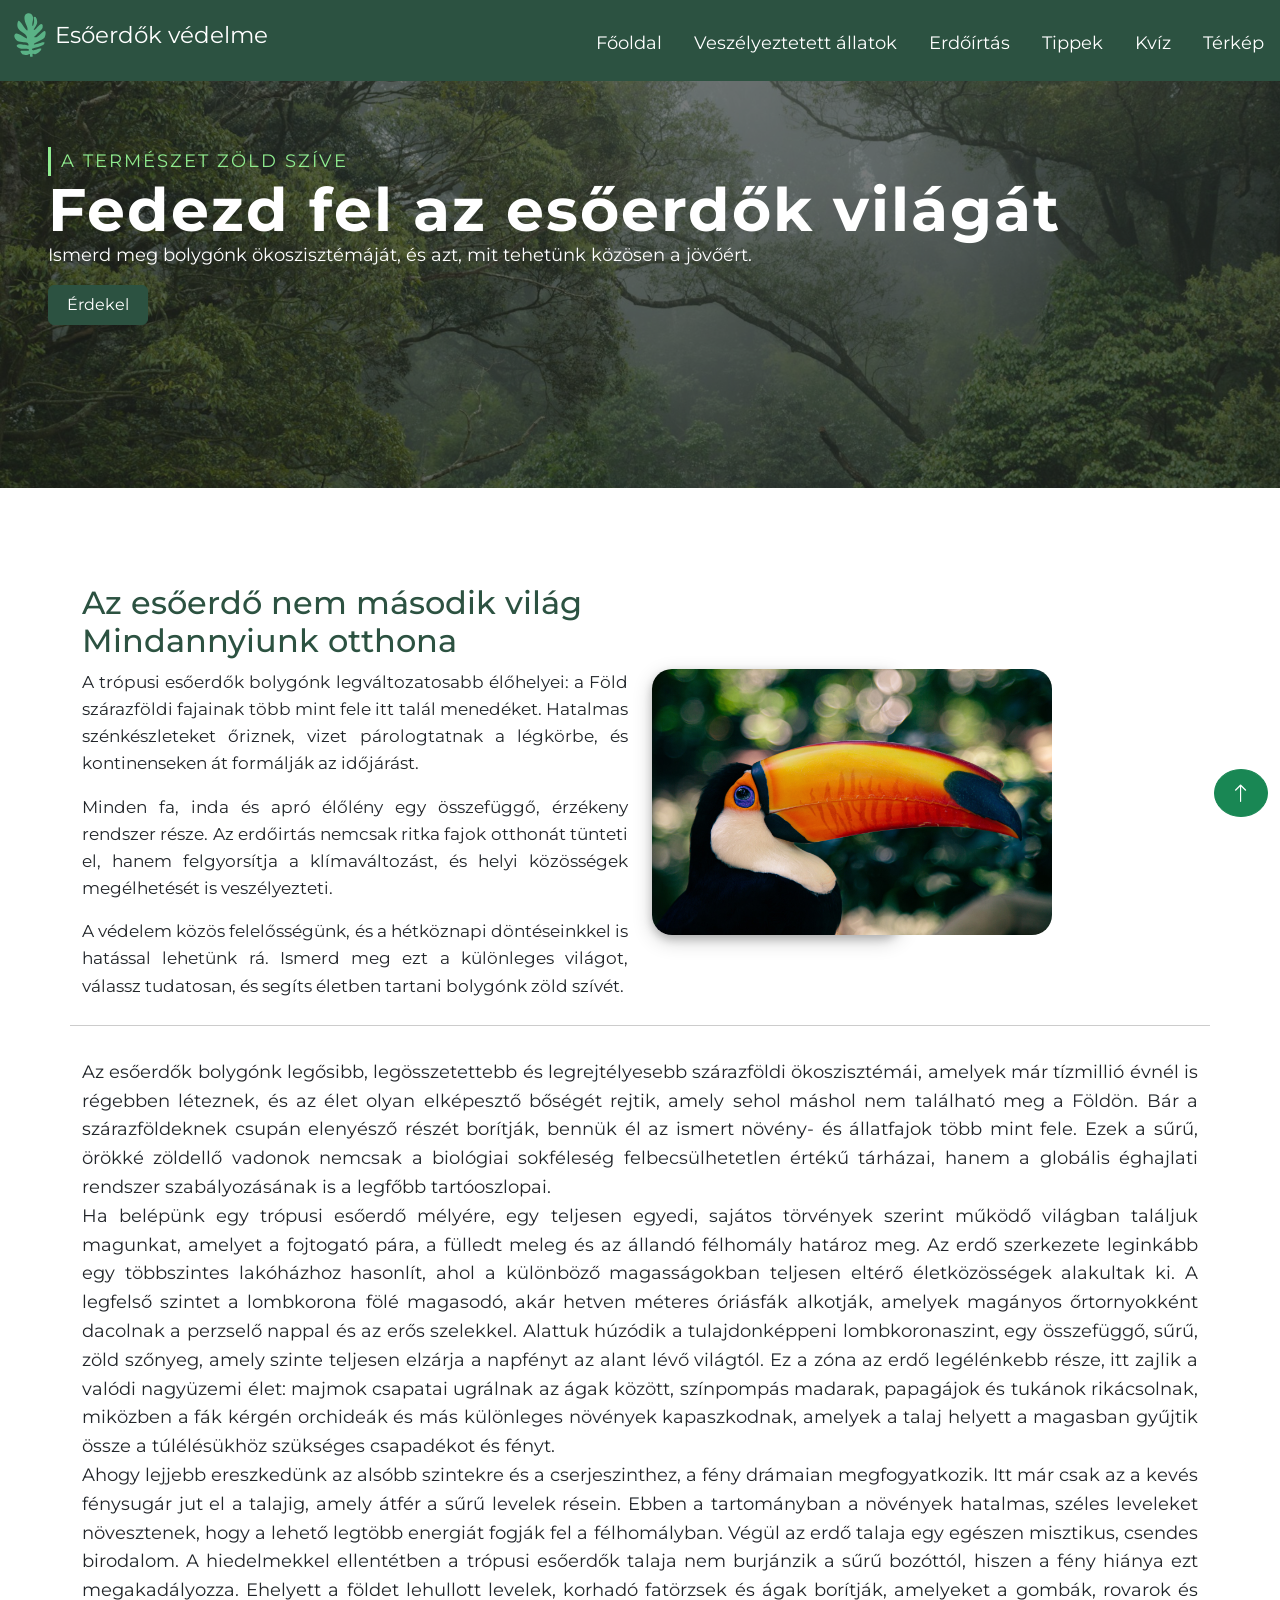
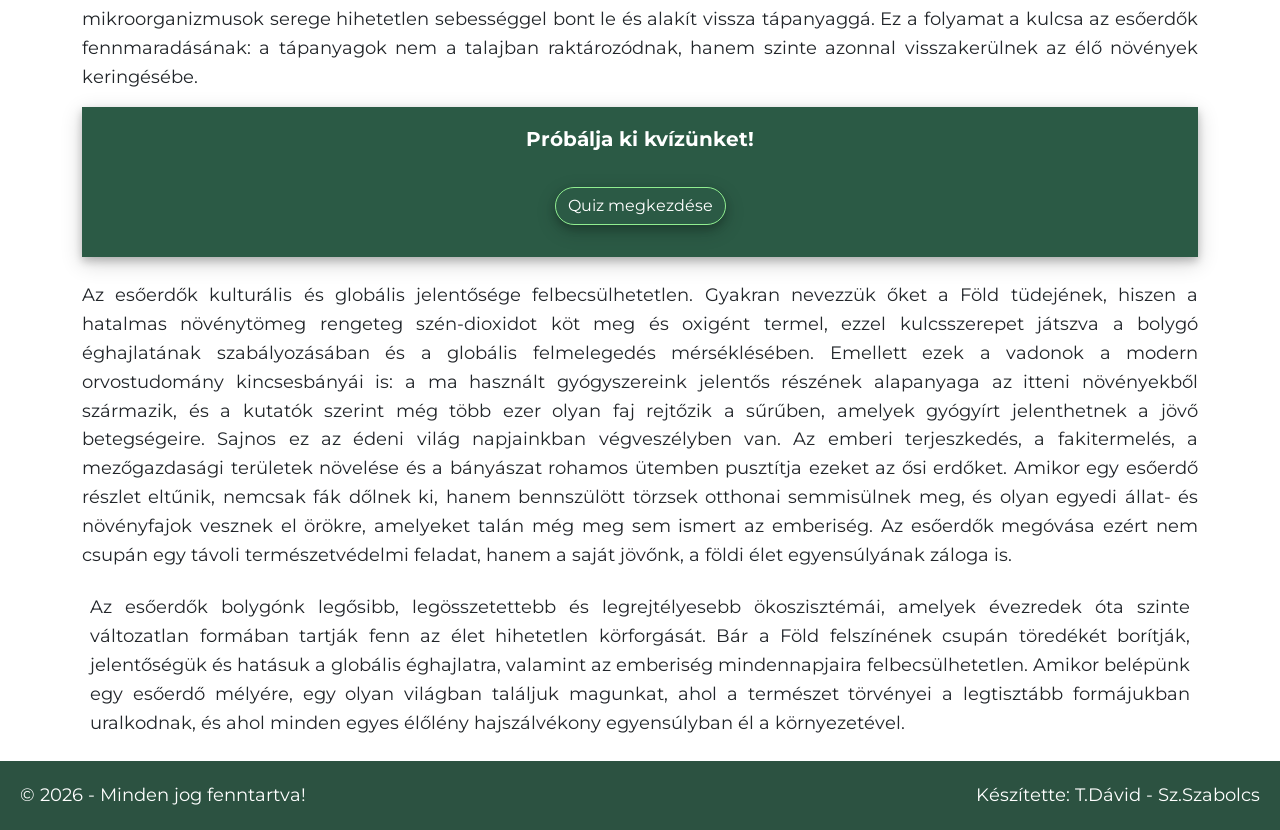
<file: index.html>
<!DOCTYPE html>
<html lang="hu">

<head>
    <meta charset="UTF-8">
    <meta name="viewport" content="width=device-width, initial-scale=1.0">
    <title>Esőerdők Világa</title>
    <link href="https://cdn.jsdelivr.net/npm/bootstrap@5.3.8/dist/css/bootstrap.min.css" rel="stylesheet"
        integrity="sha384-sRIl4kxILFvY47J16cr9ZwB07vP4J8+LH7qKQnuqkuIAvNWLzeN8tE5YBujZqJLB" crossorigin="anonymous">
    <link rel="stylesheet" href="css/style.css">
    <link rel="stylesheet" href="css/mobile.css">
</head>

<body>
    <header id="top">
        <nav class="text-center">
            <div>
                <p class="mb-0"><img src="images/leaf.svg" alt="Esőerdők Védelme Logo" title="Esőerdők Védelme">
                    <span>Esőerdők
                        védelme</span>
                <div class="dropdown d-none">
                    <button class="btn btn-success dropdown-toggle" type="button" data-bs-toggle="dropdown"
                        aria-expanded="false">
                        Oldalaink
                    </button>
                    <ul class="dropdown-menu">
                        <li><a class="dropdown-item" href="index.html">Főoldal</a></li>
                        <li><a class="dropdown-item" href="pages/fajok.html">Veszélyeztetett állatok</a></li>
                        <li><a class="dropdown-item" href="pages/erdoirtas.html">Erdőírtás</a></li>
                        <li><a class="dropdown-item" href="pages/tippek.html">Tippek</a></li>
                        <li><a class="dropdown-item" href="pages/kviz.html">Kvíz</a></li>
                        <li><a class="dropdown-item" href="pages/terkep.html">Térkép</a></li>
                    </ul>
                </div>
                </p>
            </div>
            <div>
                <ul>
                    <li><a href="index.html">Főoldal</a></li>
                    <li><a href="pages/fajok.html">Veszélyeztetett állatok</a></li>
                    <li><a href="pages/erdoirtas.html">Erdőírtás</a></li>
                    <li><a href="pages/tippek.html">Tippek</a></li>
                    <li><a href="pages/kviz.html">Kvíz</a></li>
                    <li><a href="pages/terkep.html">Térkép</a></li>
                </ul>
            </div>

        </nav>
    </header>
    <main>
        <section>
            <div class="container-fluid">
                <div class="textDiv p-5">
                    <p class="sliderTitle">A természet zöld szíve</p>
                    <h1>Fedezd fel az esőerdők világát</h1>
                    <p class="sliderIntro">Ismerd meg bolygónk ökoszisztémáját, és azt, mit tehetünk
                        közösen a jövőért.</p>
                    <p><button type="button" class="btn btn-success"><a href="#saveForestText">Érdekel</a></button></p>
                </div>
            </div>
        </section>
        <section class="mt-5 pt-5">
            <div class="container">
                <h2>Az esőerdő nem második világ <br><span class="greenSpan">Mindannyiunk otthona</span></h2>
                <div class="row">
                    <div class="col-lg-6">
                        <p>A trópusi esőerdők bolygónk legváltozatosabb élőhelyei: a Föld szárazföldi fajainak több mint
                            fele itt talál menedéket. Hatalmas szénkészleteket őriznek, vizet párologtatnak a légkörbe,
                            és kontinenseken át formálják az időjárást.</p>
                        <p>Minden fa, inda és apró élőlény egy összefüggő, érzékeny rendszer része. Az erdőirtás nemcsak
                            ritka fajok otthonát tünteti el, hanem felgyorsítja a klímaváltozást, és helyi közösségek
                            megélhetését is veszélyezteti.</p>
                        <p>A védelem közös felelősségünk, és a hétköznapi döntéseinkkel is hatással lehetünk rá. Ismerd
                            meg ezt a különleges világot, válassz tudatosan, és segíts életben tartani bolygónk zöld
                            szívét.</p>
                    </div>
                    <div class="col-lg-6">
                        <div class="tukanContainer">
                            <img src="images/tukan.jpg" alt="Kíváncsi tukán fényes csőrrel" title="Tukán">
                        </div>
                    </div>
                </div>
            </div>
        </section>
        <section class="mt-3 pt-3" id="saveForestText">
            <div class="container">
                <p>Az esőerdők bolygónk legősibb, legösszetettebb és legrejtélyesebb szárazföldi ökoszisztémái, amelyek
                    már tízmillió évnél is régebben léteznek, és az élet olyan elképesztő bőségét rejtik, amely sehol
                    máshol nem található meg a Földön. Bár a szárazföldeknek csupán elenyésző részét borítják, bennük él
                    az ismert növény- és állatfajok több mint fele. Ezek a sűrű, örökké zöldellő vadonok nemcsak a
                    biológiai sokféleség felbecsülhetetlen értékű tárházai, hanem a globális éghajlati rendszer
                    szabályozásának is a legfőbb tartóoszlopai.<br>
                    Ha belépünk egy trópusi esőerdő mélyére, egy teljesen egyedi, sajátos törvények szerint működő
                    világban találjuk magunkat, amelyet a fojtogató pára, a fülledt meleg és az állandó félhomály
                    határoz meg. Az erdő szerkezete leginkább egy többszintes lakóházhoz hasonlít, ahol a különböző
                    magasságokban teljesen eltérő életközösségek alakultak ki. A legfelső szintet a lombkorona fölé
                    magasodó, akár hetven méteres óriásfák alkotják, amelyek magányos őrtornyokként dacolnak a perzselő
                    nappal és az erős szelekkel. Alattuk húzódik a tulajdonképpeni lombkoronaszint, egy összefüggő,
                    sűrű, zöld szőnyeg, amely szinte teljesen elzárja a napfényt az alant lévő világtól. Ez a zóna az
                    erdő legélénkebb része, itt zajlik a valódi nagyüzemi élet: majmok csapatai ugrálnak az ágak között,
                    színpompás madarak, papagájok és tukánok rikácsolnak, miközben a fák kérgén orchideák és más
                    különleges növények kapaszkodnak, amelyek a talaj helyett a magasban gyűjtik össze a túlélésükhöz
                    szükséges csapadékot és fényt.<br>
                    Ahogy lejjebb ereszkedünk az alsóbb szintekre és a cserjeszinthez, a fény drámaian megfogyatkozik.
                    Itt már csak az a kevés fénysugár jut el a talajig, amely átfér a sűrű levelek résein. Ebben a
                    tartományban a növények hatalmas, széles leveleket növesztenek, hogy a lehető legtöbb energiát
                    fogják fel a félhomályban. Végül az erdő talaja egy egészen misztikus, csendes birodalom. A
                    hiedelmekkel ellentétben a trópusi esőerdők talaja nem burjánzik a sűrű bozóttól, hiszen a fény
                    hiánya ezt megakadályozza. Ehelyett a földet lehullott levelek, korhadó fatörzsek és ágak borítják,
                    amelyeket a gombák, rovarok és mikroorganizmusok serege hihetetlen sebességgel bont le és alakít
                    vissza tápanyaggá. Ez a folyamat a kulcsa az esőerdők fennmaradásának: a tápanyagok nem a talajban
                    raktározódnak, hanem szinte azonnal visszakerülnek az élő növények keringésébe.</p>
            </div>
        </section>
        <section>
            <div class="container w-100">
                <div class="container quizContainer p-3">
                    <p class="text-center quizTitle">Próbálja ki kvízünket!</p>
                    <p class="text-center pt-3"><button type="button" class="btn btn-outline-success"><a href="pages/kviz.html">Quiz megkezdése</a></button></p>
                </div>
                <div class="mt-4">
                    <p>Az esőerdők kulturális és globális jelentősége felbecsülhetetlen. Gyakran nevezzük őket a Föld
                        tüdejének, hiszen a hatalmas növénytömeg rengeteg szén-dioxidot köt meg és oxigént termel, ezzel
                        kulcsszerepet játszva a bolygó éghajlatának szabályozásában és a globális felmelegedés
                        mérséklésében. Emellett ezek a vadonok a modern orvostudomány kincsesbányái is: a ma használt
                        gyógyszereink jelentős részének alapanyaga az itteni növényekből származik, és a kutatók szerint
                        még több ezer olyan faj rejtőzik a sűrűben, amelyek gyógyírt jelenthetnek a jövő betegségeire.
                        Sajnos ez az édeni világ napjainkban végveszélyben van. Az emberi terjeszkedés, a fakitermelés,
                        a mezőgazdasági területek növelése és a bányászat rohamos ütemben pusztítja ezeket az ősi
                        erdőket. Amikor egy esőerdő részlet eltűnik, nemcsak fák dőlnek ki, hanem bennszülött törzsek
                        otthonai semmisülnek meg, és olyan egyedi állat- és növényfajok vesznek el örökre, amelyeket
                        talán még meg sem ismert az emberiség. Az esőerdők megóvása ezért nem csupán egy távoli
                        természetvédelmi feladat, hanem a saját jövőnk, a földi élet egyensúlyának záloga is.</p>
                </div>
                <p class="p-2">Az esőerdők bolygónk legősibb, legösszetettebb és legrejtélyesebb ökoszisztémái, amelyek
                    évezredek óta szinte változatlan formában tartják fenn az élet hihetetlen körforgását. Bár a Föld
                    felszínének csupán töredékét borítják, jelentőségük és hatásuk a globális éghajlatra, valamint az
                    emberiség mindennapjaira felbecsülhetetlen. Amikor belépünk egy esőerdő mélyére, egy olyan világban
                    találjuk magunkat, ahol a természet törvényei a legtisztább formájukban uralkodnak, és ahol minden
                    egyes élőlény hajszálvékony egyensúlyban él a környezetével.</p>

            </div>
        </section>
    </main>
    <a href="#top" class="btn btn-success btn-lg rounded-circle position-fixed bottom-0 end-0 m-4 topPageBtn">
        <i class="bi bi-arrow-up"></i>
    </a>
    <footer>
        <div class="d-flex">
            <p>&copy; 2026 - Minden jog fenntartva!</p>
            <p><a href="https://tirhold-david.github.io/Esoerdok-vilaga/" target="_blank">Készítette: T.Dávid - Sz.Szabolcs</a></p>
        </div>
    </footer>
    <script src="https://cdn.jsdelivr.net/npm/bootstrap@5.3.8/dist/js/bootstrap.bundle.min.js"
        integrity="sha384-FKyoEForCGlyvwx9Hj09JcYn3nv7wiPVlz7YYwJrWVcXK/BmnVDxM+D2scQbITxI"
        crossorigin="anonymous"></script>

</body>

</html>
</file>
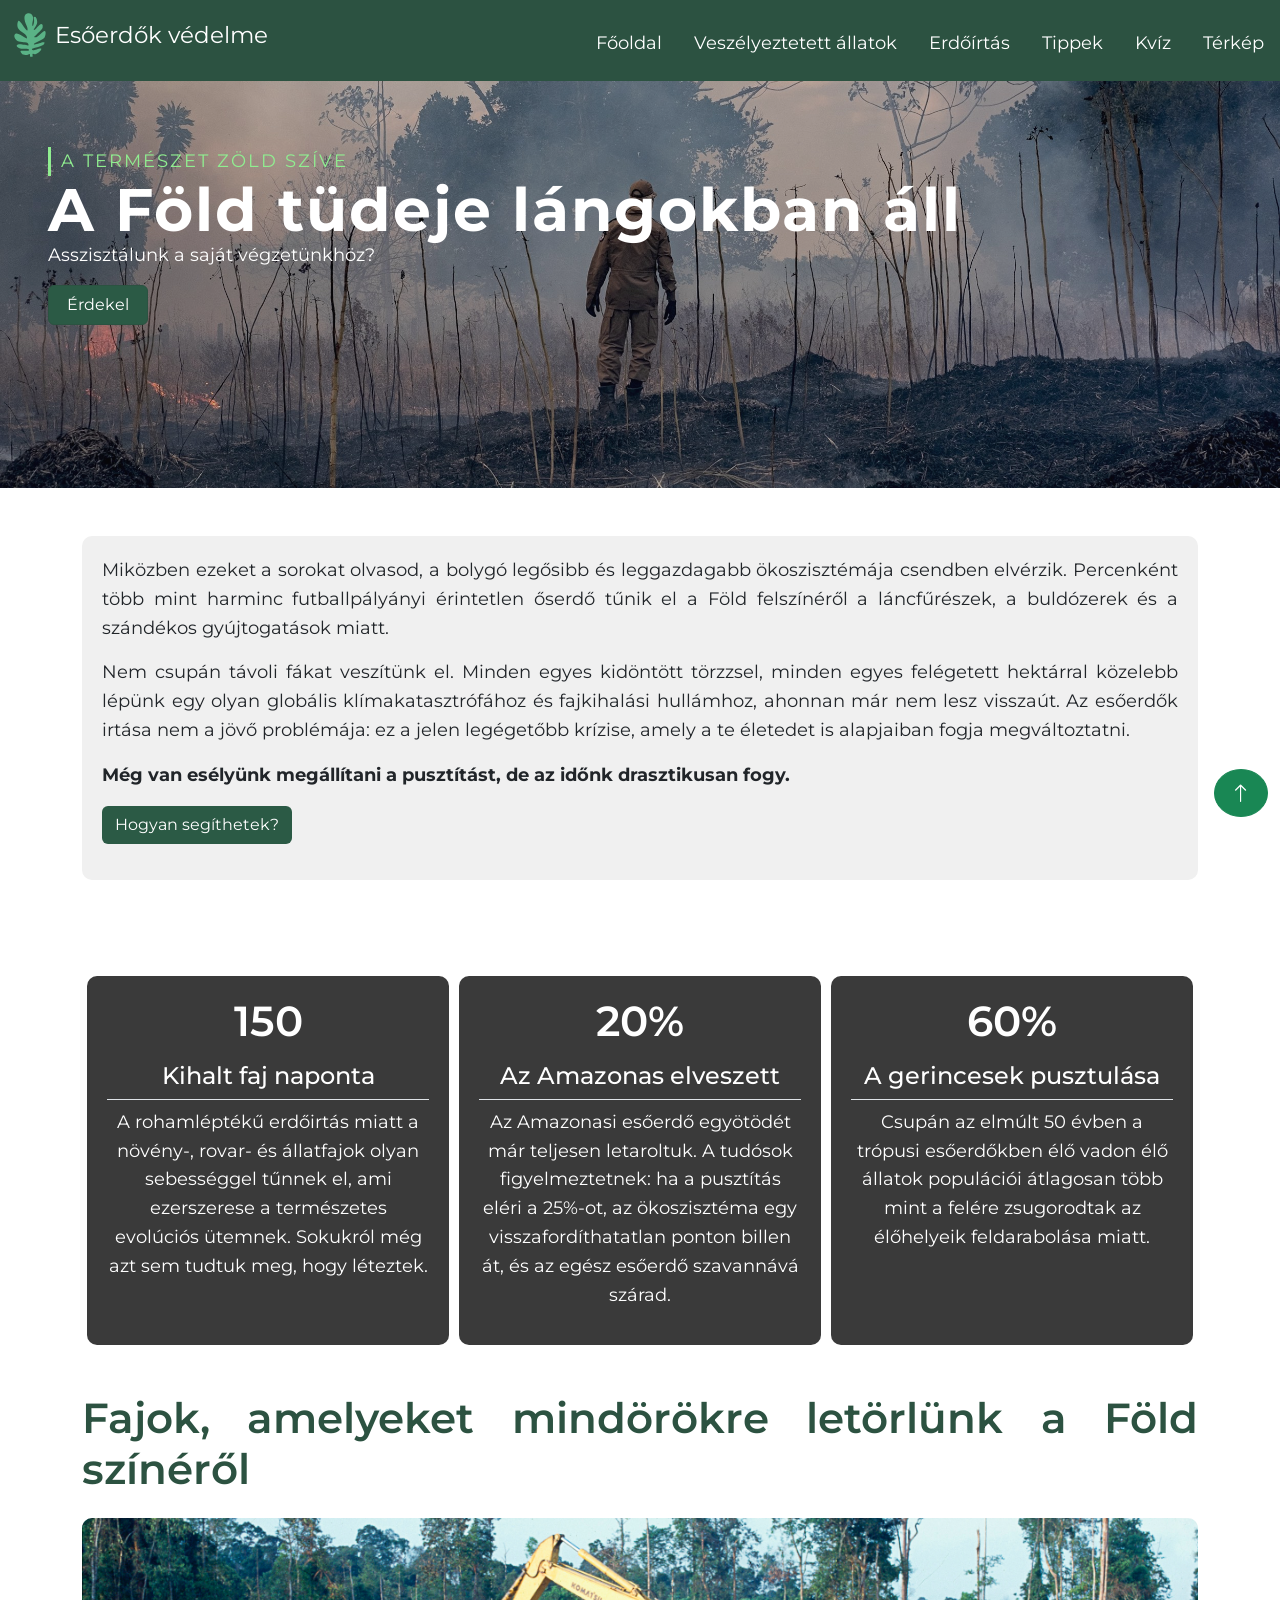
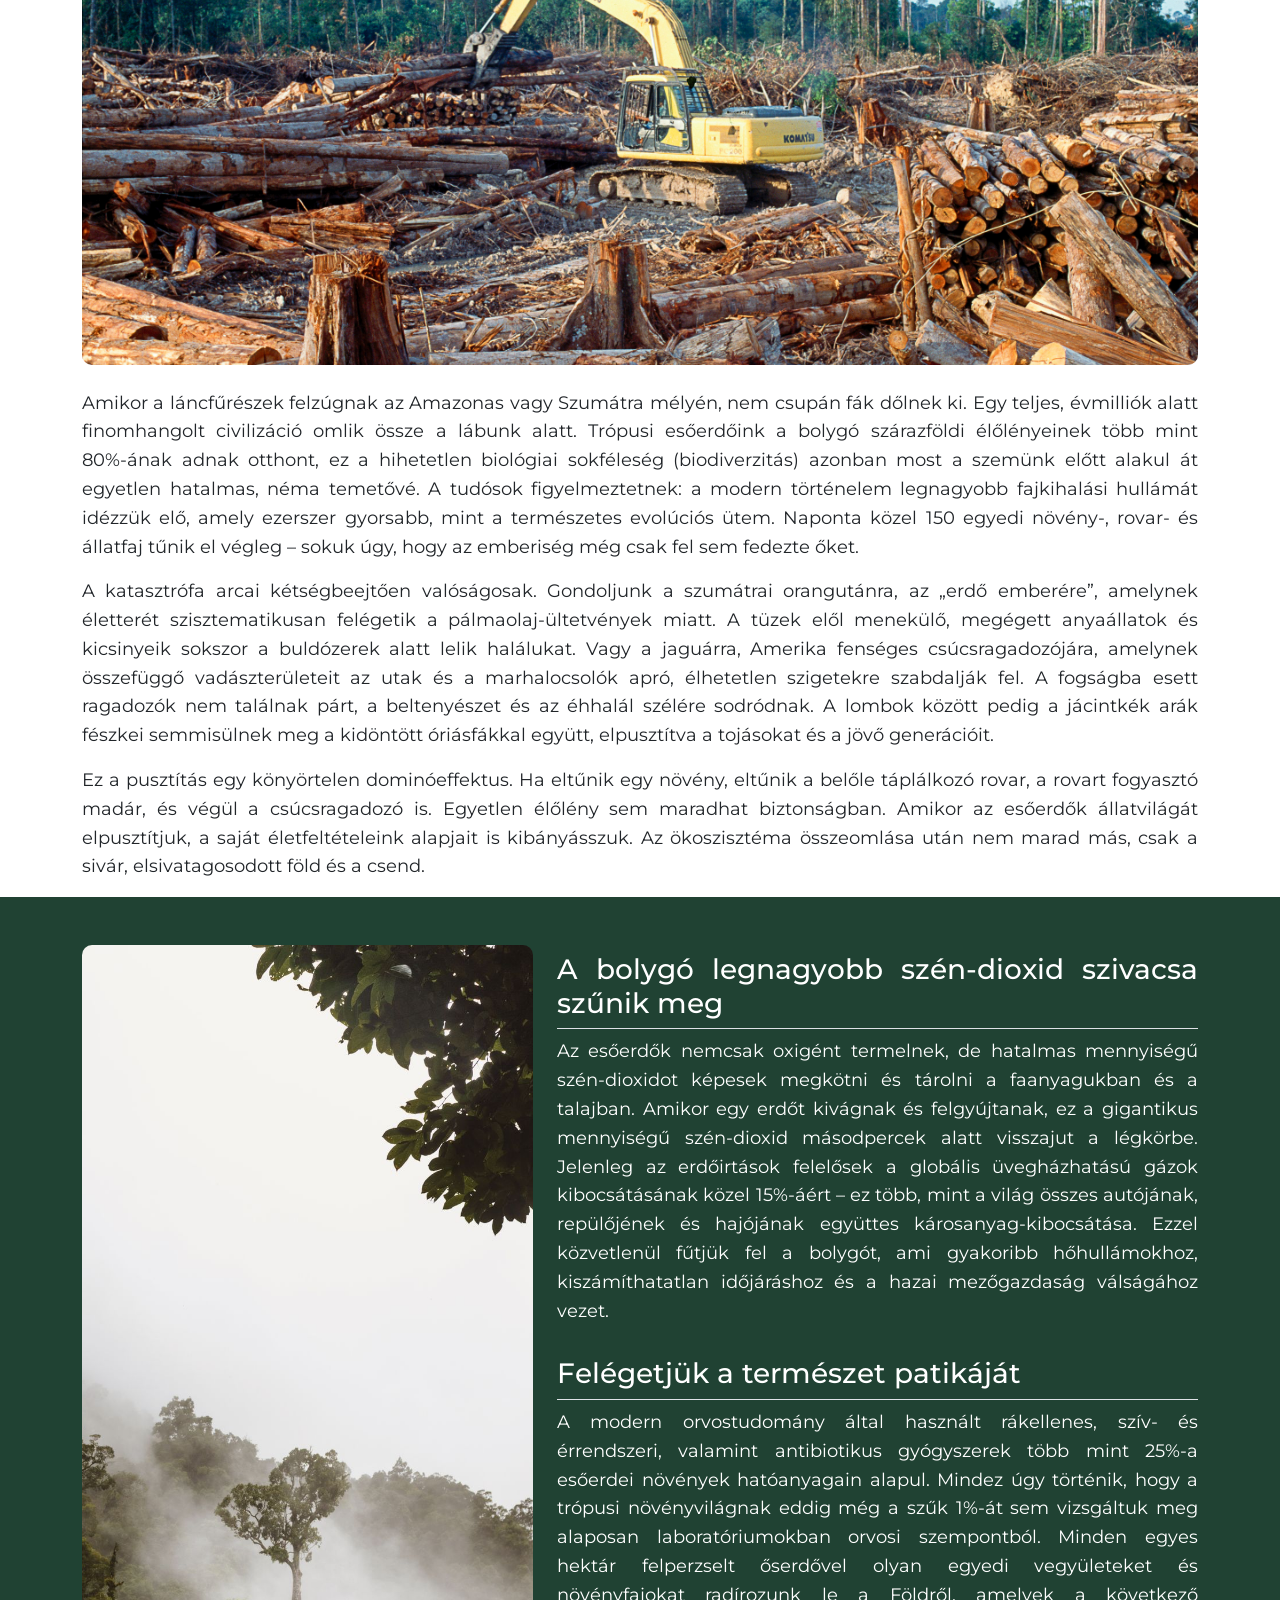
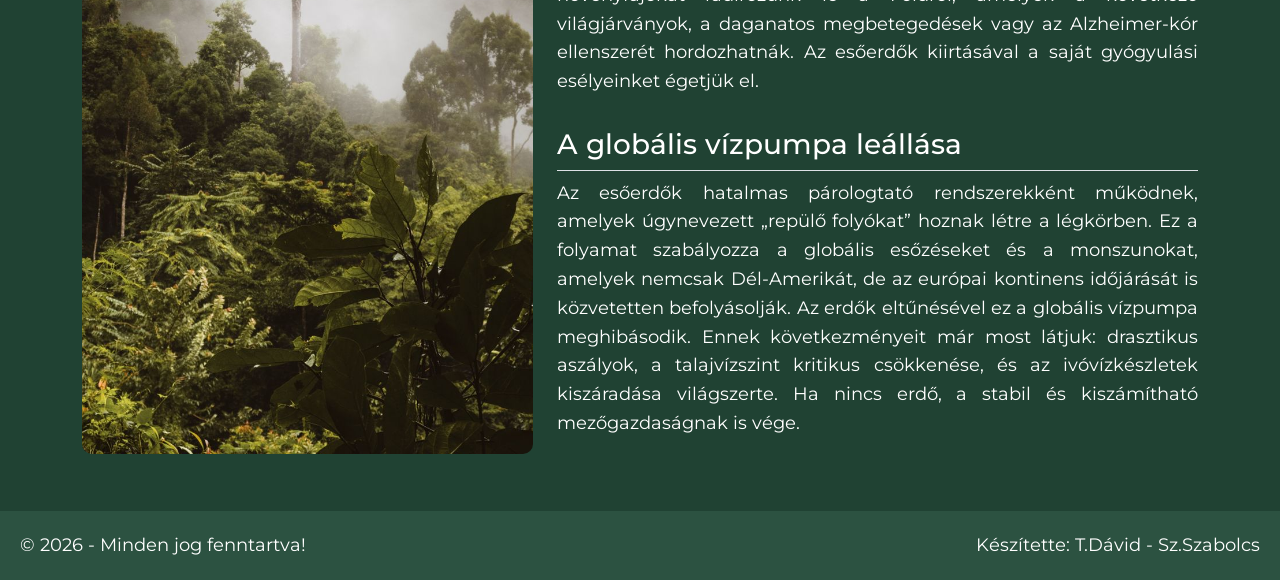
<file: erdoirtas.html>
<!DOCTYPE html>
<html lang="hu">

<head>
    <meta charset="UTF-8">
    <meta name="viewport" content="width=device-width, initial-scale=1.0">
    <title>Esőerdők Világa</title>
    <link href="https://cdn.jsdelivr.net/npm/bootstrap@5.3.8/dist/css/bootstrap.min.css" rel="stylesheet"
        integrity="sha384-sRIl4kxILFvY47J16cr9ZwB07vP4J8+LH7qKQnuqkuIAvNWLzeN8tE5YBujZqJLB" crossorigin="anonymous">
    <link rel="stylesheet" href="css/style.css">
    <link rel="stylesheet" href="css/mobile.css">
</head>

<body>
   <header id="top">
        <nav class="text-center">
             <div>
                <p class="mb-0"><img src="images/leaf.svg" alt="Esőerdők Védelme Logo" title="Esőerdők Védelme">
                    <span>Esőerdők
                        védelme</span>
                <div class="dropdown d-none">
                    <button class="btn btn-success dropdown-toggle" type="button" data-bs-toggle="dropdown"
                        aria-expanded="false">
                        Oldalaink
                    </button>
                    <ul class="dropdown-menu">
                        <li><a class="dropdown-item" href="index.html">Főoldal</a></li>
                        <li><a class="dropdown-item" href="fajok.html">Veszélyeztetett állatok</a></li>
                        <li><a class="dropdown-item" href="erdoirtas.html">Erdőírtás</a></li>
                        <li><a class="dropdown-item" href="tippek.html">Tippek</a></li>
                        <li><a class="dropdown-item" href="#">Kvíz</a></li>
                        <li><a class="dropdown-item" href="terkep.html">Térkép</a></li>
                    </ul>
                </div>
                </p>
            </div>
            <div>
                <ul>
                    <li><a href="index.html">Főoldal</a></li>
                    <li><a href="fajok.html">Veszélyeztetett állatok</a></li>
                    <li><a href="erdoirtas.html">Erdőírtás</a></li>
                    <li><a href="tippek.html">Tippek</a></li>
                    <li><a href="">Kvíz</a></li>
                    <li><a href="terkep.html">Térkép</a></li>
                </ul>
            </div>

        </nav>
    </header>
    <main class="erdoirtas">
         <section>
            <div class="container-fluid">
                <div class="textDiv p-5">
                    <p class="sliderTitle">A természet zöld szíve</p>
                    <h1>A Föld tüdeje lángokban áll</h1>
                    <p class="sliderIntro">Asszisztálunk a saját végzetünkhöz?</p>
                    <p><button type="button" class="btn btn-success"><a href="fajok.html">Érdekel</a></button></p>
                </div>
            </div>
        </section>
        <section class="container">
            <div class="hatter my-5">
                <p>Miközben ezeket a sorokat olvasod, a bolygó legősibb és leggazdagabb ökoszisztémája csendben elvérzik. Percenként több mint harminc futballpályányi érintetlen őserdő tűnik el a Föld felszínéről a láncfűrészek, a buldózerek és a szándékos gyújtogatások miatt.</p>
                <p>Nem csupán távoli fákat veszítünk el. Minden egyes kidöntött törzzsel, minden egyes felégetett hektárral közelebb lépünk egy olyan globális klímakatasztrófához és fajkihalási hullámhoz, ahonnan már nem lesz visszaút. Az esőerdők irtása nem a jövő problémája: ez a jelen legégetőbb krízise, amely a te életedet is alapjaiban fogja megváltoztatni.</p>
                <p><strong>Még van esélyünk megállítani a pusztítást, de az időnk drasztikusan fogy.</strong></p>
                <p><button type="button" class="btn"><a href="tippek.html">Hogyan segíthetek?</a></button></p>
            </div>
        </section>
        <section class="container">
            <div class="d-flex text-center hatterContainer">
                <div class="hatter my-5">
                    <h3>150</h3>
                    <h4 class="border-bottom p-2">Kihalt faj naponta</h4>
                    <p>A rohamléptékű erdőirtás miatt a növény-, rovar- és állatfajok olyan sebességgel tűnnek el, ami ezerszerese a természetes evolúciós ütemnek. Sokukról még azt sem tudtuk meg, hogy léteztek.</p>
                </div>
                <div class="hatter my-5">
                    <h3>20%</h3>
                    <h4 class="border-bottom p-2">Az Amazonas elveszett</h4>
                    <p>Az Amazonasi esőerdő egyötödét már teljesen letaroltuk. A tudósok figyelmeztetnek: ha a pusztítás eléri a 25%-ot, az ökoszisztéma egy visszafordíthatatlan ponton billen át, és az egész esőerdő szavannává szárad.</p>
                </div>    
                <div class="hatter my-5">
                    <h3>60%</h3>
                    <h4 class="border-bottom p-2">A gerincesek pusztulása</h4>
                    <p>Csupán az elmúlt 50 évben a trópusi esőerdőkben élő vadon élő állatok populációi átlagosan több mint a felére zsugorodtak az élőhelyeik feldarabolása miatt.</p>
                </div>
            </div>
        </section>
        <section class="container">
            <h2>Fajok, amelyeket mindörökre letörlünk a Föld színéről</h2>
            <p class="markolo my-4"><img src="images/erdo-irtas-markolo.jpg" alt="erdo-irtas-markolo" title="erdo-irtas-markolo"></p>
            <p>Amikor a láncfűrészek felzúgnak az Amazonas vagy Szumátra mélyén, nem csupán fák dőlnek ki. Egy teljes, évmilliók alatt finomhangolt civilizáció omlik össze a lábunk alatt. Trópusi esőerdőink a bolygó szárazföldi élőlényeinek több mint 80%-ának adnak otthont, ez a hihetetlen biológiai sokféleség (biodiverzitás) azonban most a szemünk előtt alakul át egyetlen hatalmas, néma temetővé. A tudósok figyelmeztetnek: a modern történelem legnagyobb fajkihalási hullámát idézzük elő, amely ezerszer gyorsabb, mint a természetes evolúciós ütem. Naponta közel 150 egyedi növény-, rovar- és állatfaj tűnik el végleg – sokuk úgy, hogy az emberiség még csak fel sem fedezte őket.</p>
            <p>A katasztrófa arcai kétségbeejtően valóságosak. Gondoljunk a szumátrai orangutánra, az „erdő emberére”, amelynek életterét szisztematikusan felégetik a pálmaolaj-ültetvények miatt. A tüzek elől menekülő, megégett anyaállatok és kicsinyeik sokszor a buldózerek alatt lelik halálukat. Vagy a jaguárra, Amerika fenséges csúcsragadozójára, amelynek összefüggő vadászterületeit az utak és a marhalocsolók apró, élhetetlen szigetekre szabdalják fel. A fogságba esett ragadozók nem találnak párt, a beltenyészet és az éhhalál szélére sodródnak. A lombok között pedig a jácintkék arák fészkei semmisülnek meg a kidöntött óriásfákkal együtt, elpusztítva a tojásokat és a jövő generációit.</p>
            <p>Ez a pusztítás egy könyörtelen dominóeffektus. Ha eltűnik egy növény, eltűnik a belőle táplálkozó rovar, a rovart fogyasztó madár, és végül a csúcsragadozó is. Egyetlen élőlény sem maradhat biztonságban. Amikor az esőerdők állatvilágát elpusztítjuk, a saját életfeltételeink alapjait is kibányásszuk. Az ökoszisztéma összeomlása után nem marad más, csak a sivár, elsivatagosodott föld és a csend.</p>
        </section>
        <section class="zoldhatter">
            <div class="container py-5">
                <div class="row">
                    <div class="col-lg-5">
                        <img src="../images/esoerdo.jpg" alt="esoerdo" title="esoerdo" class="img-fluid">
                    </div>
                    <div class="col-lg-7">
                        <div>
                            <h3 class="border-bottom py-2">A bolygó legnagyobb szén-dioxid szivacsa szűnik meg</h3>
                            <p class="mb-4">Az esőerdők nemcsak oxigént termelnek, de hatalmas mennyiségű szén-dioxidot képesek megkötni és tárolni a faanyagukban és a talajban. Amikor egy erdőt kivágnak és felgyújtanak, ez a gigantikus mennyiségű szén-dioxid másodpercek alatt visszajut a légkörbe. Jelenleg az erdőirtások felelősek a globális üvegházhatású gázok kibocsátásának közel 15%-áért – ez több, mint a világ összes autójának, repülőjének és hajójának együttes károsanyag-kibocsátása. Ezzel közvetlenül fűtjük fel a bolygót, ami gyakoribb hőhullámokhoz, kiszámíthatatlan időjáráshoz és a hazai mezőgazdaság válságához vezet.</p>
                        </div>
                        <div>
                            <h3 class="border-bottom py-2">Felégetjük a természet patikáját</h3>
                            <p class="mb-4"> A modern orvostudomány által használt rákellenes, szív- és érrendszeri, valamint antibiotikus gyógyszerek több mint 25%-a esőerdei növények hatóanyagain alapul. Mindez úgy történik, hogy a trópusi növényvilágnak eddig még a szűk 1%-át sem vizsgáltuk meg alaposan laboratóriumokban orvosi szempontból. Minden egyes hektár felperzselt őserdővel olyan egyedi vegyületeket és növényfajokat radírozunk le a Földről, amelyek a következő világjárványok, a daganatos megbetegedések vagy az Alzheimer-kór ellenszerét hordozhatnák. Az esőerdők kiirtásával a saját gyógyulási esélyeinket égetjük el.</p>
                        </div>
                        <div>
                            <h3 class="border-bottom py-2">A globális vízpumpa leállása</h3>
                            <p>Az esőerdők hatalmas párologtató rendszerekként működnek, amelyek úgynevezett „repülő folyókat” hoznak létre a légkörben. Ez a folyamat szabályozza a globális esőzéseket és a monszunokat, amelyek nemcsak Dél-Amerikát, de az európai kontinens időjárását is közvetetten befolyásolják. Az erdők eltűnésével ez a globális vízpumpa meghibásodik. Ennek következményeit már most látjuk: drasztikus aszályok, a talajvízszint kritikus csökkenése, és az ivóvízkészletek kiszáradása világszerte. Ha nincs erdő, a stabil és kiszámítható mezőgazdaságnak is vége.</p>
                        </div>
                    </div>
                </div>
            </div>
        </section>
    </main>
     <a href="#top" class="btn btn-success btn-lg rounded-circle position-fixed bottom-0 end-0 m-4 topPageBtn">
        <i class="bi bi-arrow-up"></i>
    </a>
    <footer>
        <div class="d-flex">
            <p>&copy; 2026 - Minden jog fenntartva!</p>
            <p>Készítette: T.Dávid - Sz.Szabolcs</p>
        </div>
    </footer>
    <script src="https://cdn.jsdelivr.net/npm/bootstrap@5.3.8/dist/js/bootstrap.bundle.min.js"
        integrity="sha384-FKyoEForCGlyvwx9Hj09JcYn3nv7wiPVlz7YYwJrWVcXK/BmnVDxM+D2scQbITxI"
        crossorigin="anonymous"></script>
</body>

</html>
</file>
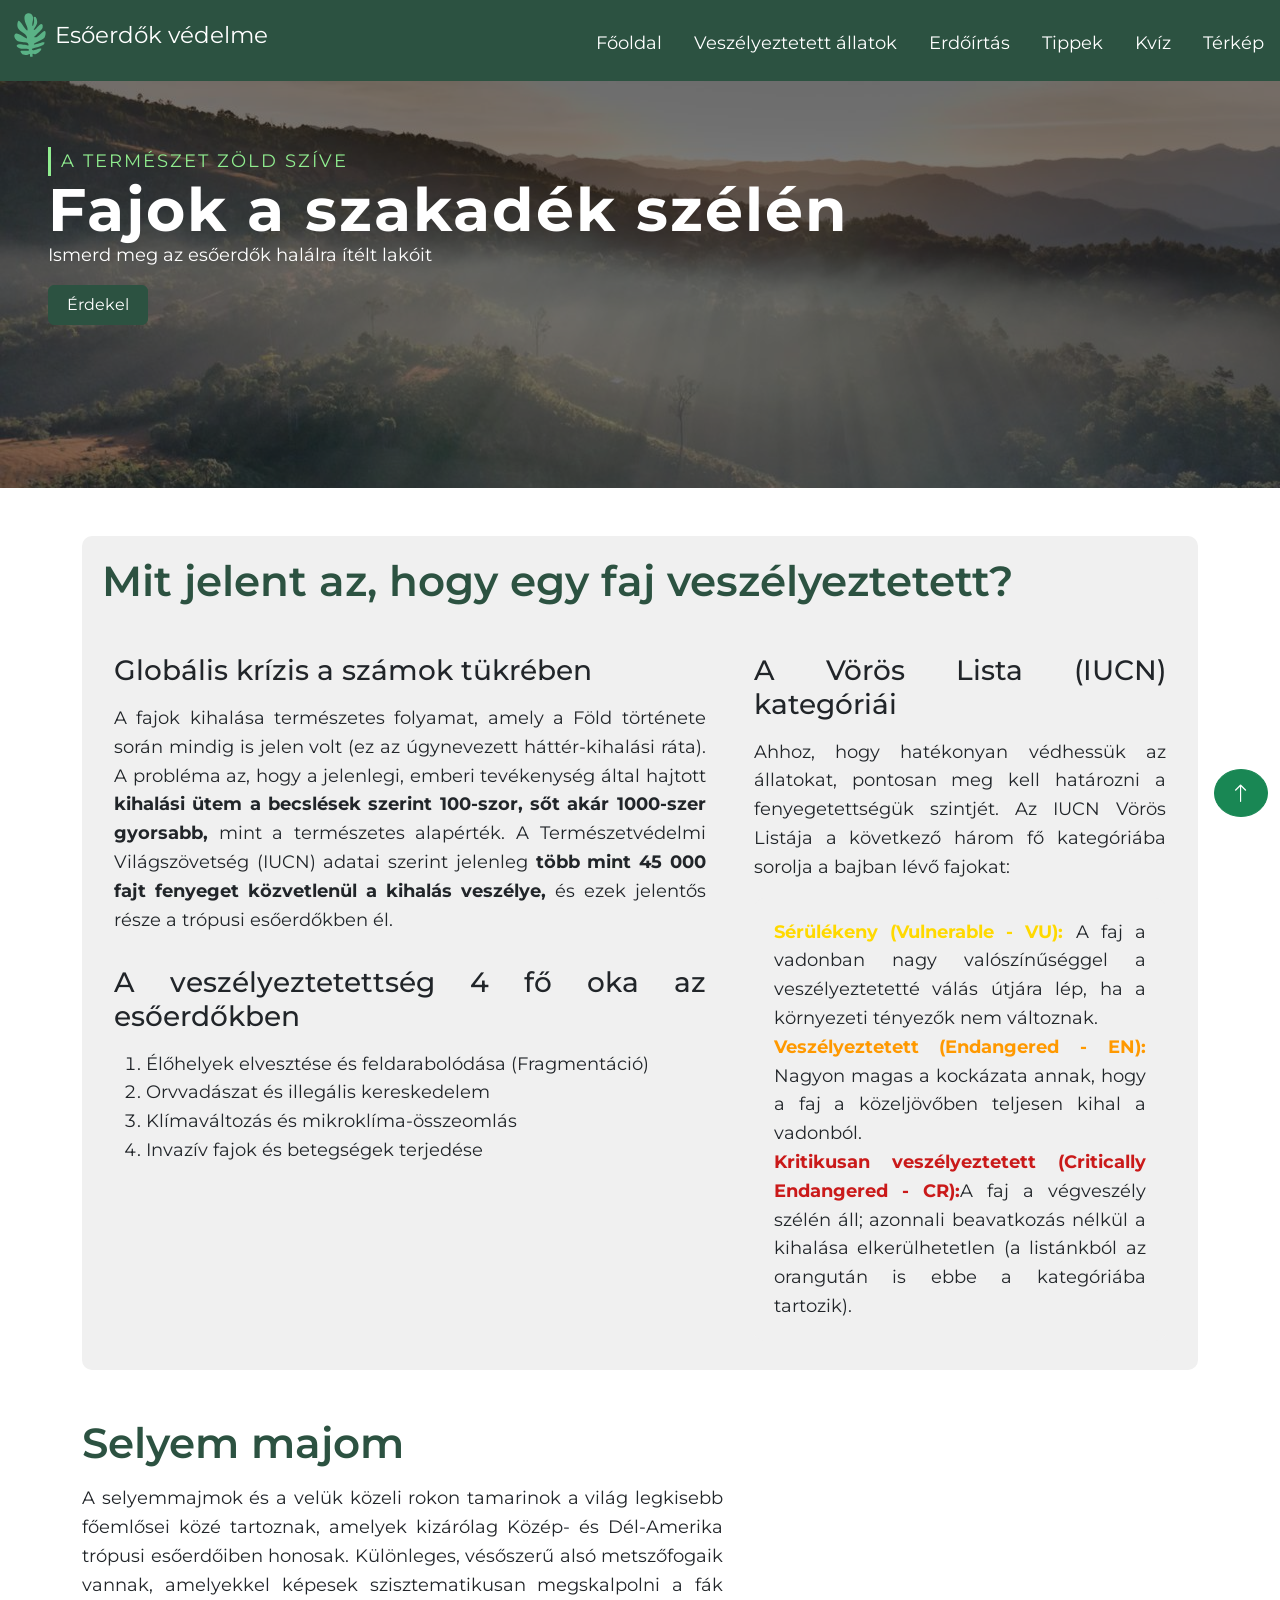
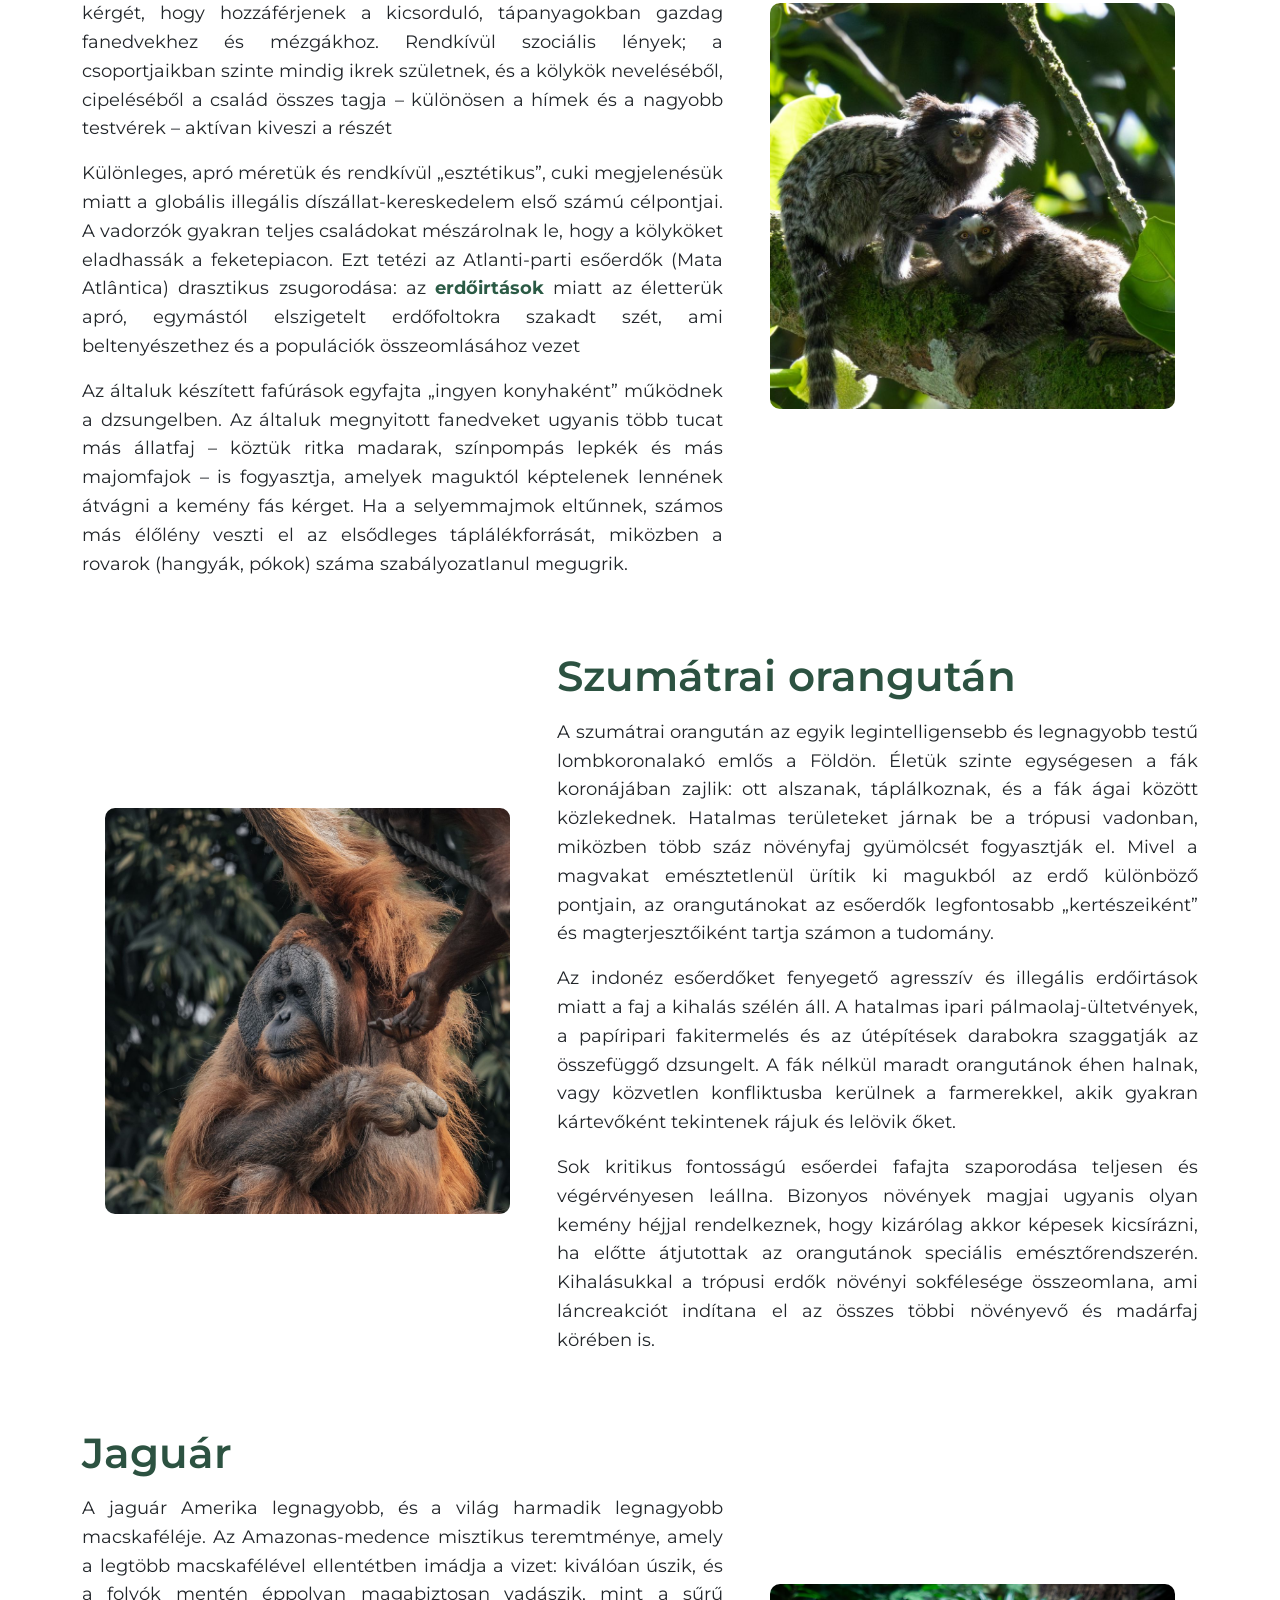
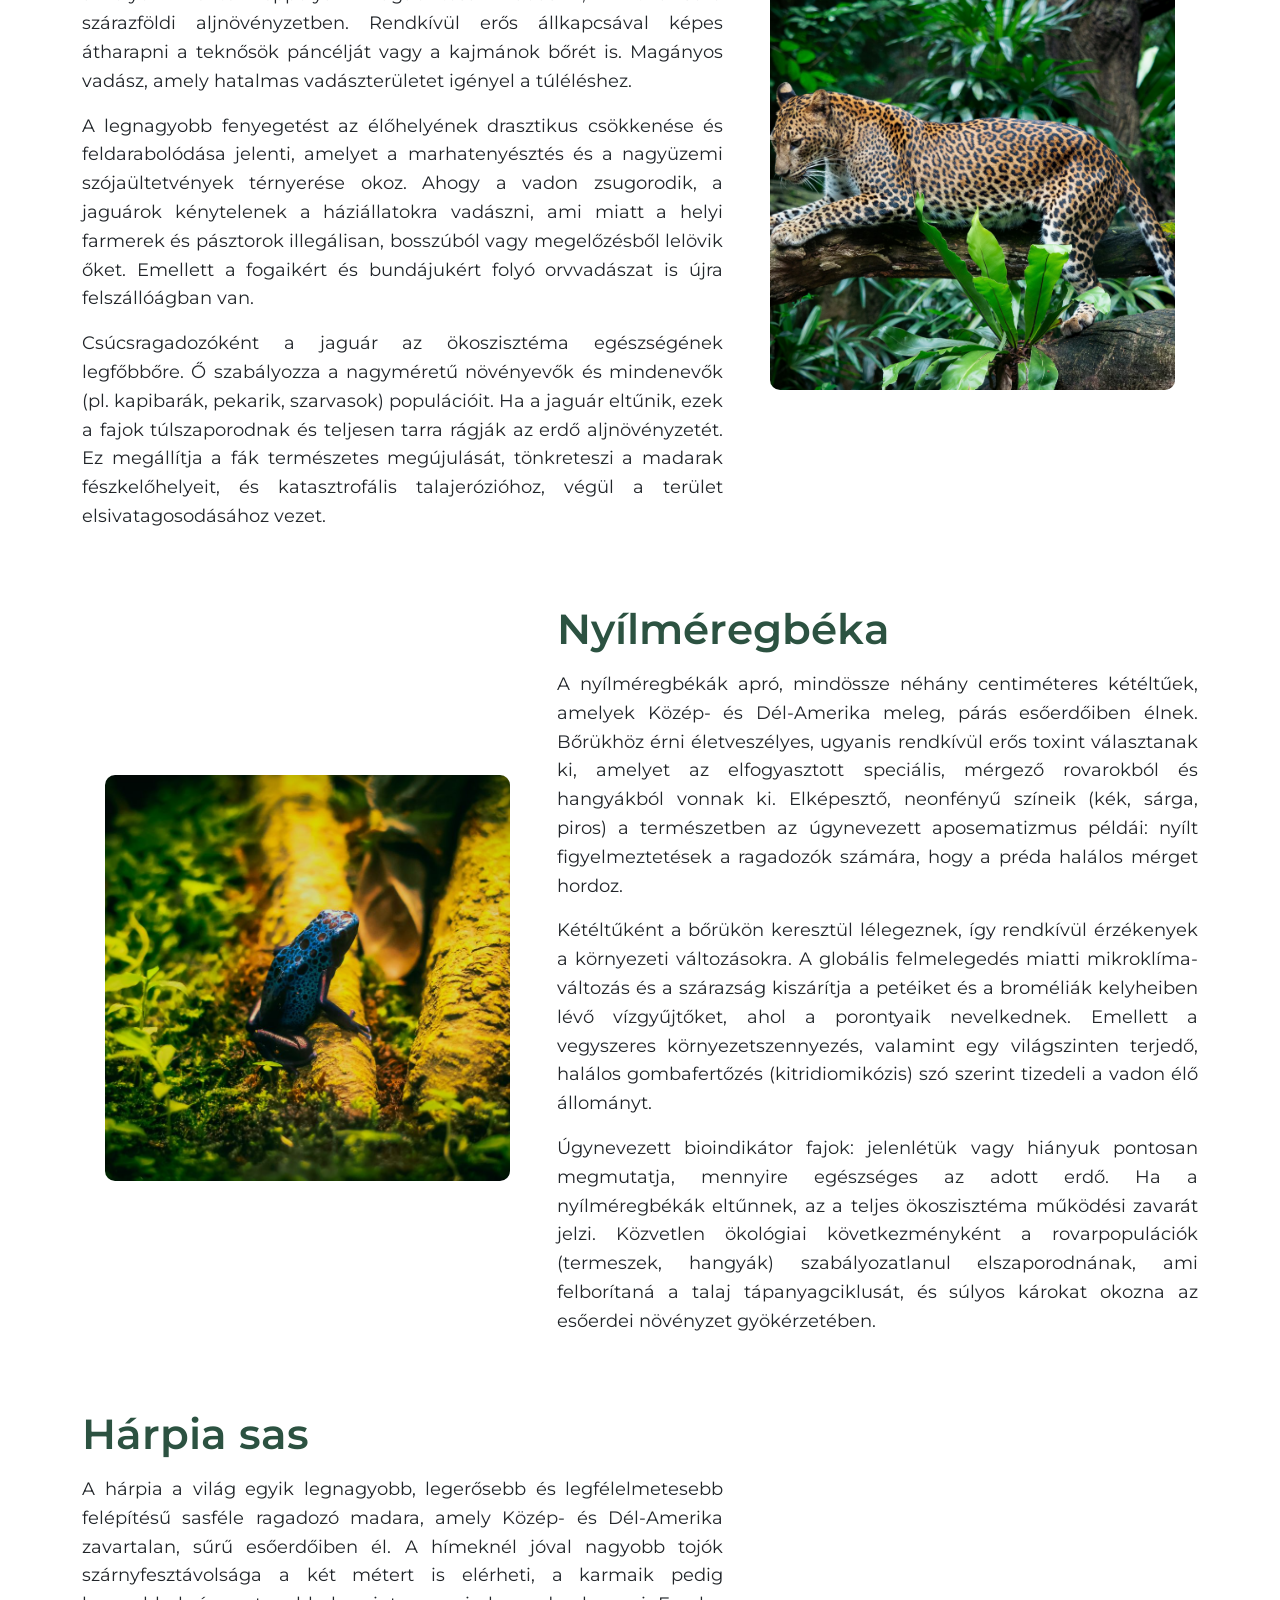
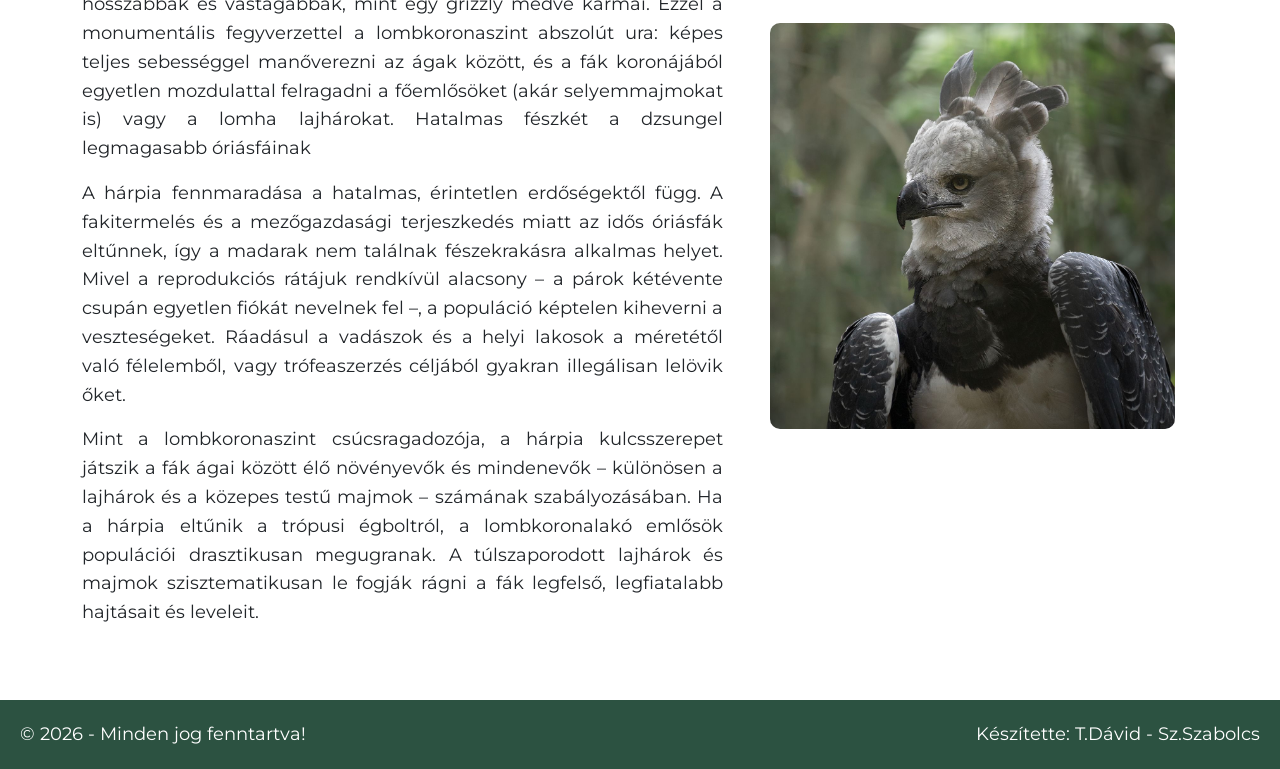
<file: fajok.html>
<!DOCTYPE html>
<html lang="hu">

<head>
    <meta charset="UTF-8">
    <meta name="viewport" content="width=device-width, initial-scale=1.0">
    <title>Veszélyeztett fajok</title>
    <link href="https://cdn.jsdelivr.net/npm/bootstrap@5.3.8/dist/css/bootstrap.min.css" rel="stylesheet"
        integrity="sha384-sRIl4kxILFvY47J16cr9ZwB07vP4J8+LH7qKQnuqkuIAvNWLzeN8tE5YBujZqJLB" crossorigin="anonymous">
    <link rel="stylesheet" href="css/style.css">
    <link rel="stylesheet" href="css/mobile.css">
</head>

<body>
     <header id="top">
        <nav class="text-center">
            <div>
                <p class="mb-0"><img src="images/leaf.svg" alt="Esőerdők Védelme Logo" title="Esőerdők Védelme">
                    <span>Esőerdők
                        védelme</span>
                <div class="dropdown d-none">
                    <button class="btn btn-success dropdown-toggle" type="button" data-bs-toggle="dropdown"
                        aria-expanded="false">
                       Oldalaink
                    </button>
                    <ul class="dropdown-menu">
                        <li><a class="dropdown-item" href="index.html">Főoldal</a></li>
                        <li><a class="dropdown-item" href="fajok.html">Veszélyeztetett állatok</a></li>
                        <li><a class="dropdown-item" href="erdoirtas.html">Erdőírtás</a></li>
                        <li><a class="dropdown-item" href="tippek.html">Tippek</a></li>
                        <li><a class="dropdown-item" href="#">Kvíz</a></li>
                        <li><a class="dropdown-item" href="terkep.html">Térkép</a></li>
                    </ul>
                </div>
                </p>
            </div>
            <div>
                <ul>
                    <li><a href="index.html">Főoldal</a></li>
                    <li><a href="fajok.html">Veszélyeztetett állatok</a></li>
                    <li><a href="erdoirtas.html">Erdőírtás</a></li>
                    <li><a href="tippek.html">Tippek</a></li>
                    <li><a href="">Kvíz</a></li>
                    <li><a href="terkep.html">Térkép</a></li>
                </ul>
            </div>

        </nav>
    </header>
    <main class="fajok">
        <section>
            <div class="container-fluid">
                <div class="textDiv p-5">
                    <p class="sliderTitle">A természet zöld szíve</p>
                    <h1>Fajok a szakadék szélén</h1>
                    <p class="sliderIntro">Ismerd meg az esőerdők halálra ítélt lakóit</p>
                  <p><button type="button" class="btn btn-success"><a href="erdoirtas.html">Érdekel</a></button></p>
                </div>
            </div>
        </section>
        <section class="mb-5 container">
            <div class="hatter my-5">
                <h2 class="mb-5">Mit jelent az, hogy egy faj veszélyeztetett?</h2>
                <div class="row m-0">
                    <div class="col-lg-7 pe-4">
                        <h3 class="pb-2">Globális krízis a számok tükrében</h3>
                        <p>A fajok kihalása természetes folyamat, amely a Föld története során mindig is jelen volt (ez
                            az
                            úgynevezett háttér-kihalási ráta). A probléma az, hogy a jelenlegi, emberi tevékenység által
                            hajtott
                            <strong>kihalási ütem a becslések szerint 100-szor, sőt akár 1000-szer gyorsabb,</strong>
                            mint a
                            természetes alapérték. A Természetvédelmi Világszövetség (IUCN) adatai szerint jelenleg
                            <strong>több
                                mint 45 000 fajt fenyeget közvetlenül a kihalás veszélye,</strong> és ezek jelentős
                            része a
                            trópusi
                            esőerdőkben él.
                        </p>
                        <h3 class="pb-2 pt-3">A veszélyeztetettség 4 fő oka az esőerdőkben</h3>
                        <ol>
                            <li>Élőhelyek elvesztése és feldarabolódása (Fragmentáció)</li>
                            <li>Orvvadászat és illegális kereskedelem</li>
                            <li>Klímaváltozás és mikroklíma-összeomlás</li>
                            <li>Invazív fajok és betegségek terjedése</li>
                        </ol>
                    </div>
                    <div class="col-lg-5 ps-4">
                        <h3 class="pb-2">A Vörös Lista (IUCN) kategóriái</h3>
                        <p>Ahhoz, hogy hatékonyan védhessük az állatokat, pontosan meg kell határozni a fenyegetettségük
                            szintjét.
                            Az IUCN Vörös Listája a következő három fő kategóriába sorolja a bajban lévő fajokat:</p>
                        <ul>
                            <li><strong class="citromsarga">Sérülékeny (Vulnerable - VU):</strong> A faj a vadonban nagy
                                valószínűséggel a
                                veszélyeztetetté válás útjára lép, ha a környezeti tényezők nem változnak.</li>
                            <li><strong class="narancssarga">Veszélyeztetett (Endangered - EN):</strong> Nagyon magas a
                                kockázata annak, hogy a faj a
                                közeljövőben teljesen kihal a vadonból. </li>
                            <li><strong class="piros">Kritikusan veszélyeztetett (Critically Endangered - CR):</strong>A
                                faj
                                a végveszély szélén
                                áll; azonnali beavatkozás nélkül a kihalása elkerülhetetlen (a listánkból az orangután
                                is
                                ebbe a
                                kategóriába tartozik).</li>
                        </ul>
                    </div>
                </div>
            </div>
        </section>
        <section class="mb-5 container">
            <article class="mb-5">
                <div class="row align-items-center">
                    <div class="col-lg-7">
                        <h2 class="pb-2">Selyem majom</h2>
                        <p>A selyemmajmok és a velük közeli rokon tamarinok a világ legkisebb főemlősei közé tartoznak,
                            amelyek kizárólag Közép- és Dél-Amerika trópusi esőerdőiben honosak. Különleges, vésőszerű
                            alsó metszőfogaik vannak, amelyekkel képesek szisztematikusan megskalpolni a fák kérgét,
                            hogy hozzáférjenek a kicsorduló, tápanyagokban gazdag fanedvekhez és mézgákhoz. Rendkívül
                            szociális lények; a csoportjaikban szinte mindig ikrek születnek, és a kölykök neveléséből,
                            cipeléséből a család összes tagja – különösen a hímek és a nagyobb testvérek – aktívan
                            kiveszi a részét</p>
                        <p>Különleges, apró méretük és rendkívül „esztétikus”, cuki megjelenésük miatt a globális
                            illegális díszállat-kereskedelem első számú célpontjai. A vadorzók gyakran teljes családokat
                            mészárolnak le, hogy a kölyköket eladhassák a feketepiacon. Ezt tetézi az Atlanti-parti
                            esőerdők (Mata Atlântica) drasztikus zsugorodása: az <span><a href="erdoirtas.html">erdőirtások</a></span> miatt az életterük apró,
                            egymástól elszigetelt erdőfoltokra szakadt szét, ami beltenyészethez és a populációk
                            összeomlásához vezet</p>
                        <p>Az általuk készített fafúrások egyfajta „ingyen konyhaként” működnek a dzsungelben. Az
                            általuk megnyitott fanedveket ugyanis több tucat más állatfaj – köztük ritka madarak,
                            színpompás lepkék és más majomfajok – is fogyasztja, amelyek maguktól képtelenek lennének
                            átvágni a kemény fás kérget. Ha a selyemmajmok eltűnnek, számos más élőlény veszti el az
                            elsődleges táplálékforrását, miközben a rovarok (hangyák, pókok) száma szabályozatlanul
                            megugrik.</p>
                    </div>
                    <div class="col-lg-5 mobileImg">
                        <p class="text-center m-0"><img src="images/selyemmajom.jpg" alt="selyem majom"
                                title="selyem majom"></p>
                    </div>
                </div>
            </article>
            <article class="mb-5">
                <div class="row align-items-center">
                    <div class="col-lg-5">
                        <p class="text-center m-0"><img src="images/orangutan.jpg" alt="orángután" title="orángután">
                        </p>
                    </div>
                    <div class="col-lg-7">
                        <h2 class="pb-2">Szumátrai orangután</h2>
                        <p>A szumátrai orangután az egyik legintelligensebb és legnagyobb testű lombkoronalakó emlős a
                            Földön. Életük szinte egységesen a fák koronájában zajlik: ott alszanak, táplálkoznak, és a
                            fák ágai között közlekednek. Hatalmas területeket járnak be a trópusi vadonban, miközben
                            több száz növényfaj gyümölcsét fogyasztják el. Mivel a magvakat emésztetlenül ürítik ki
                            magukból az erdő különböző pontjain, az orangutánokat az esőerdők legfontosabb
                            „kertészeiként” és magterjesztőiként tartja számon a tudomány.</p>
                        <p> Az indonéz esőerdőket fenyegető agresszív és illegális erdőirtások miatt a faj a kihalás
                            szélén áll. A hatalmas ipari pálmaolaj-ültetvények, a papíripari fakitermelés és az
                            útépítések darabokra szaggatják az összefüggő dzsungelt. A fák nélkül maradt orangutánok
                            éhen halnak, vagy közvetlen konfliktusba kerülnek a farmerekkel, akik gyakran kártevőként
                            tekintenek rájuk és lelövik őket.</p>
                        <p>Sok kritikus fontosságú esőerdei fafajta szaporodása teljesen és végérvényesen leállna.
                            Bizonyos növények magjai ugyanis olyan kemény héjjal rendelkeznek, hogy kizárólag akkor
                            képesek kicsírázni, ha előtte átjutottak az orangutánok speciális emésztőrendszerén.
                            Kihalásukkal a trópusi erdők növényi sokfélesége összeomlana, ami láncreakciót indítana el
                            az összes többi növényevő és madárfaj körében is.</p>
                    </div>
                     <div class="col-lg-5 mobileImg d-none">
                        <p class="text-center m-0"><img src="images/orangutan.jpg" alt="orángután" title="orángután">
                        </p>
                    </div>
                </div>
            </article>
            <article class="mb-5">
                <div class="row align-items-center">
                    <div class="col-lg-7">
                        <h2 class="pb-2">Jaguár</h2>
                        <p>A jaguár Amerika legnagyobb, és a világ harmadik legnagyobb macskaféléje. Az Amazonas-medence
                            misztikus teremtménye, amely a legtöbb macskafélével ellentétben imádja a vizet: kiválóan
                            úszik, és a folyók mentén éppolyan magabiztosan vadászik, mint a sűrű szárazföldi
                            aljnövényzetben. Rendkívül erős állkapcsával képes átharapni a teknősök páncélját vagy a
                            kajmánok bőrét is. Magányos vadász, amely hatalmas vadászterületet igényel a túléléshez.</p>
                        <p>A legnagyobb fenyegetést az élőhelyének drasztikus csökkenése és feldarabolódása jelenti,
                            amelyet a marhatenyésztés és a nagyüzemi szójaültetvények térnyerése okoz. Ahogy a vadon
                            zsugorodik, a jaguárok kénytelenek a háziállatokra vadászni, ami miatt a helyi farmerek és
                            pásztorok illegálisan, bosszúból vagy megelőzésből lelövik őket. Emellett a fogaikért és
                            bundájukért folyó orvvadászat is újra felszállóágban van.</p>
                        <p>Csúcsragadozóként a jaguár az ökoszisztéma egészségének legfőbbőre. Ő szabályozza a
                            nagyméretű növényevők és mindenevők (pl. kapibarák, pekarik, szarvasok) populációit. Ha a
                            jaguár eltűnik, ezek a fajok túlszaporodnak és teljesen tarra rágják az erdő aljnövényzetét.
                            Ez megállítja a fák természetes megújulását, tönkreteszi a madarak fészkelőhelyeit, és
                            katasztrofális talajerózióhoz, végül a terület elsivatagosodásához vezet.</p>
                    </div>
                    <div class="col-lg-5 mobileImg">
                        <p class="text-center m-0"><img src="images/jaguar.jpg" alt="jaguár" title="jaguár"></p>
                    </div>
                </div>
            </article>
            <article class="mb-5">
                <div class="row align-items-center">
                    <div class="col-lg-5">
                        <p class="text-center m-0"><img src="images/nyilmeregbeka.jpg" alt="nyílméregbéka"
                                title="nyílméregbéka"></p>
                    </div>
                    <div class="col-lg-7">
                        <h2 class="pb-2">Nyílméregbéka</h2>
                        <p>A nyílméregbékák apró, mindössze néhány centiméteres kétéltűek, amelyek Közép- és Dél-Amerika
                            meleg, párás esőerdőiben élnek. Bőrükhöz érni életveszélyes, ugyanis rendkívül erős toxint
                            választanak ki, amelyet az elfogyasztott speciális, mérgező rovarokból és hangyákból vonnak
                            ki. Elképesztő, neonfényű színeik (kék, sárga, piros) a természetben az úgynevezett
                            aposematizmus példái: nyílt figyelmeztetések a ragadozók számára, hogy a préda halálos
                            mérget hordoz.</p>
                        <p>Kétéltűként a bőrükön keresztül lélegeznek, így rendkívül érzékenyek a környezeti
                            változásokra. A globális felmelegedés miatti mikroklíma-változás és a szárazság kiszárítja a
                            petéiket és a broméliák kelyheiben lévő vízgyűjtőket, ahol a porontyaik nevelkednek.
                            Emellett a vegyszeres környezetszennyezés, valamint egy világszinten terjedő, halálos
                            gombafertőzés (kitridiomikózis) szó szerint tizedeli a vadon élő állományt.</p>
                        <p>Úgynevezett bioindikátor fajok: jelenlétük vagy hiányuk pontosan megmutatja, mennyire
                            egészséges az adott erdő. Ha a nyílméregbékák eltűnnek, az a teljes ökoszisztéma működési
                            zavarát jelzi. Közvetlen ökológiai következményként a rovarpopulációk (termeszek, hangyák)
                            szabályozatlanul elszaporodnának, ami felborítaná a talaj tápanyagciklusát, és súlyos
                            károkat okozna az esőerdei növényzet gyökérzetében.</p>
                    </div>
                    <div class="col-lg-5 d-none mobileImg">
                        <p class="text-center m-0"><img src="images/nyilmeregbeka.jpg" alt="nyílméregbéka"
                                title="nyílméregbéka"></p>
                    </div>
                </div>
            </article>
            <article class="mb-5">
                <div class="row align-items-center">
                    <div class="col-lg-7">
                        <h2 class="pb-2">Hárpia sas</h2>
                        <p> A hárpia a világ egyik legnagyobb, legerősebb és legfélelmetesebb felépítésű sasféle
                            ragadozó madara, amely Közép- és Dél-Amerika zavartalan, sűrű esőerdőiben él. A hímeknél
                            jóval nagyobb tojók szárnyfesztávolsága a két métert is elérheti, a karmaik pedig hosszabbak
                            és vastagabbak, mint egy grizzly medve karmai. Ezzel a monumentális fegyverzettel a
                            lombkoronaszint abszolút ura: képes teljes sebességgel manőverezni az ágak között, és a fák
                            koronájából egyetlen mozdulattal felragadni a főemlősöket (akár selyemmajmokat is) vagy a
                            lomha lajhárokat. Hatalmas fészkét a dzsungel legmagasabb óriásfáinak</p>
                        <p>A hárpia fennmaradása a hatalmas, érintetlen erdőségektől függ. A fakitermelés és a
                            mezőgazdasági terjeszkedés miatt az idős óriásfák eltűnnek, így a madarak nem találnak
                            fészekrakásra alkalmas helyet. Mivel a reprodukciós rátájuk rendkívül alacsony – a párok
                            kétévente csupán egyetlen fiókát nevelnek fel –, a populáció képtelen kiheverni a
                            veszteségeket. Ráadásul a vadászok és a helyi lakosok a méretétől való félelemből, vagy
                            trófeaszerzés céljából gyakran illegálisan lelövik őket.</p>
                        <p>Mint a lombkoronaszint csúcsragadozója, a hárpia kulcsszerepet játszik a fák ágai között élő
                            növényevők és mindenevők – különösen a lajhárok és a közepes testű majmok – számának
                            szabályozásában. Ha a hárpia eltűnik a trópusi égboltról, a lombkoronalakó emlősök
                            populációi drasztikusan megugranak. A túlszaporodott lajhárok és majmok szisztematikusan le
                            fogják rágni a fák legfelső, legfiatalabb hajtásait és leveleit.</p>
                    </div>
                    <div class="col-lg-5 mobileImg">
                        <p class="text-center m-0"><img src="images/harpia.jpg" alt="hárpia" title="hárpia"></p>
                    </div>
                </div>
            </article>
        </section>
    </main>
     <a href="#top" class="btn btn-success btn-lg rounded-circle position-fixed bottom-0 end-0 m-4 topPageBtn">
        <i class="bi bi-arrow-up"></i>
    </a>
    <footer>
        <div class="d-flex">
            <p>&copy; 2026 - Minden jog fenntartva!</p>
            <p>Készítette: T.Dávid - Sz.Szabolcs</p>
        </div>
    </footer>
    <script src="https://cdn.jsdelivr.net/npm/bootstrap@5.3.8/dist/js/bootstrap.bundle.min.js"
        integrity="sha384-FKyoEForCGlyvwx9Hj09JcYn3nv7wiPVlz7YYwJrWVcXK/BmnVDxM+D2scQbITxI"
        crossorigin="anonymous"></script>
</body>

</html>
</file>
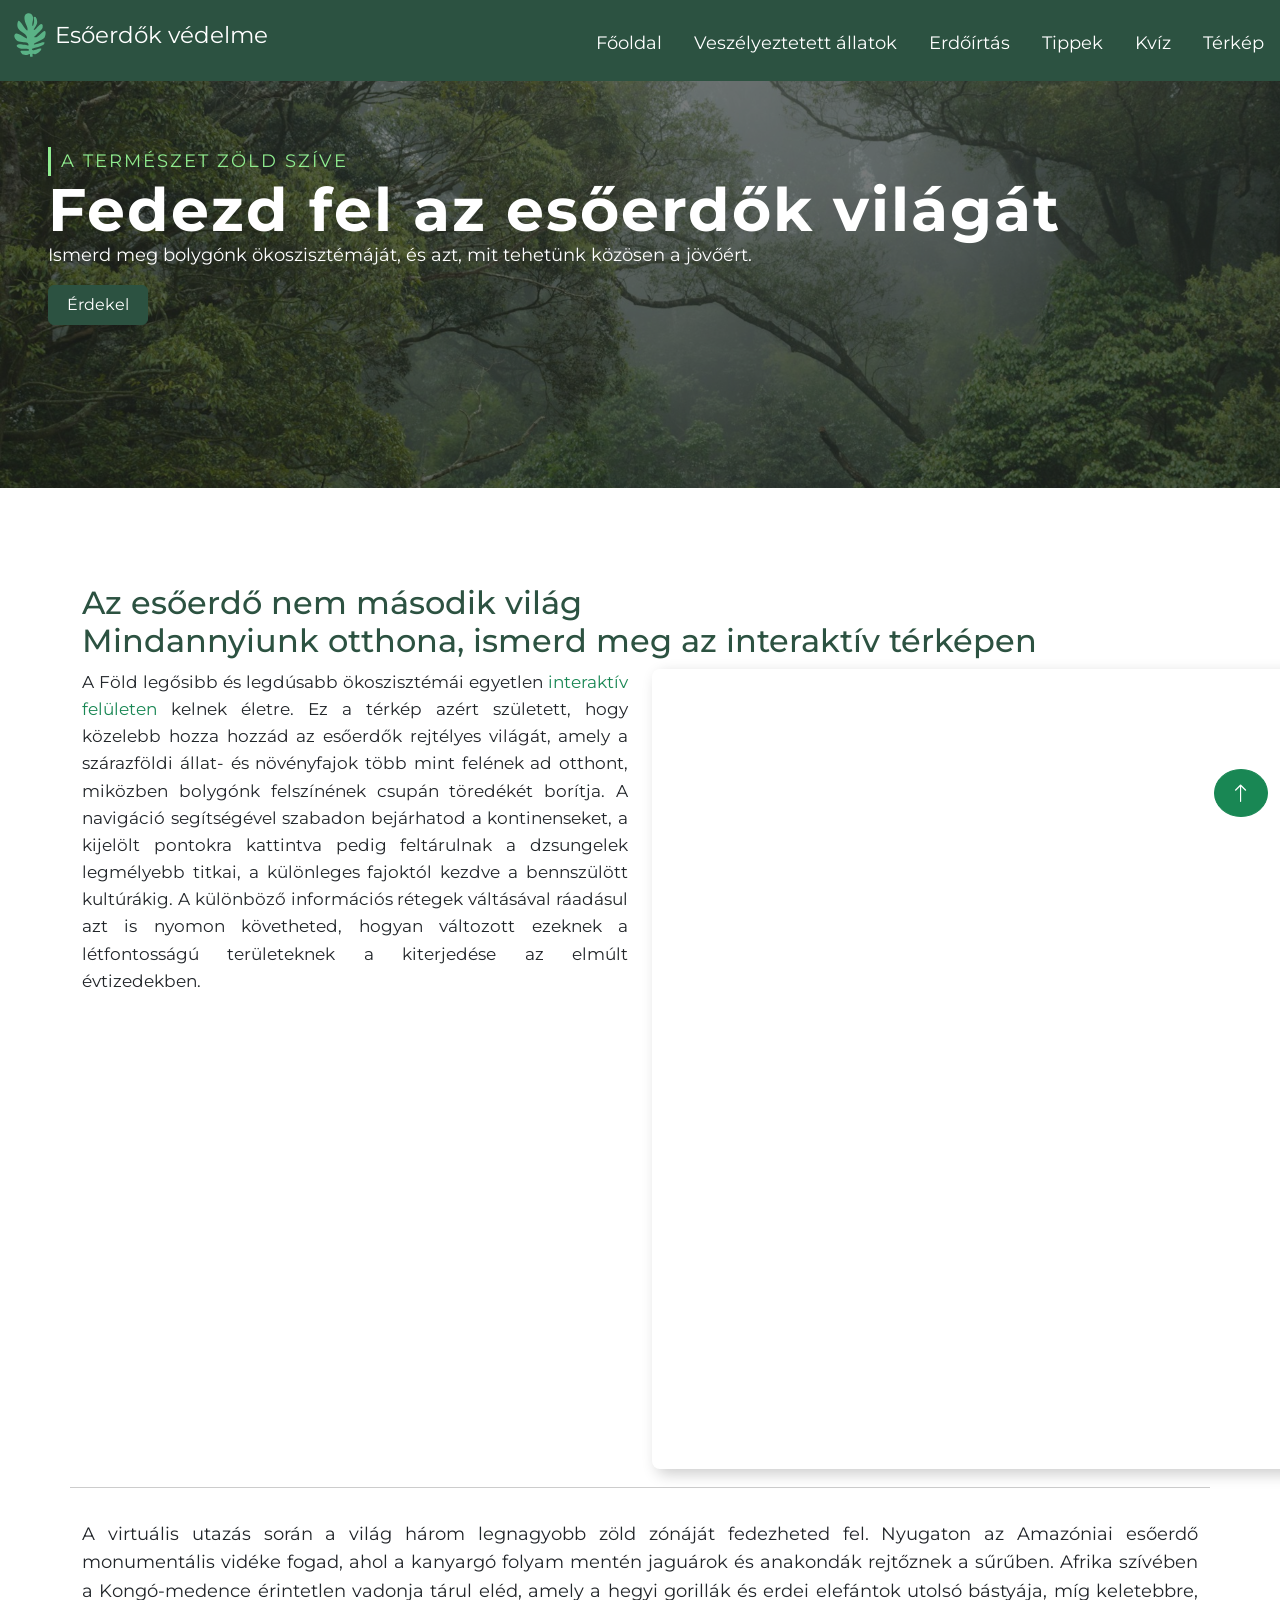
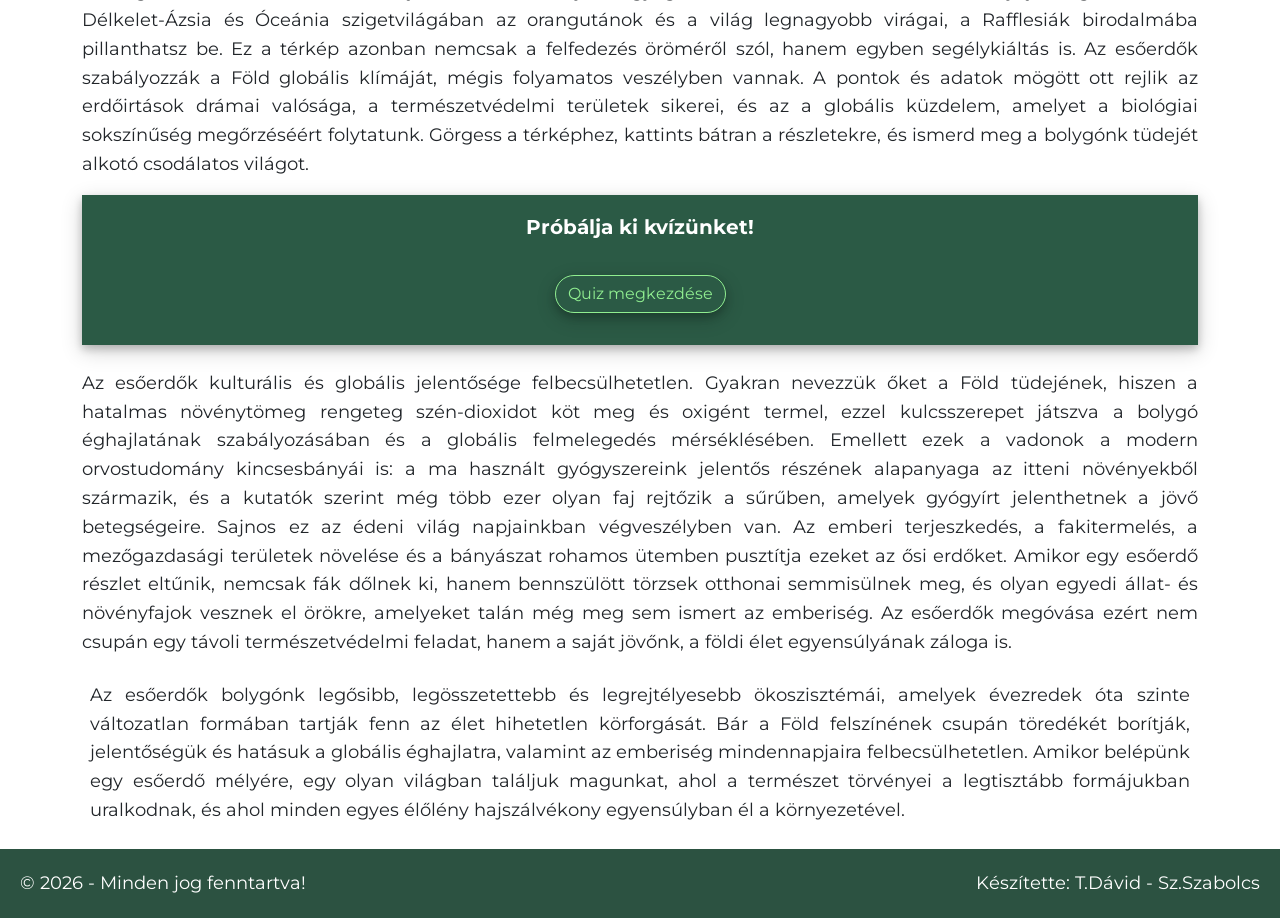
<file: terkep.html>
<!DOCTYPE html>
<html lang="hu">

<head>
    <meta charset="UTF-8">
    <meta name="viewport" content="width=device-width, initial-scale=1.0">
    <title>Esőerdők Térképe</title>
    <link href="https://cdn.jsdelivr.net/npm/bootstrap@5.3.8/dist/css/bootstrap.min.css" rel="stylesheet"
        integrity="sha384-sRIl4kxILFvY47J16cr9ZwB07vP4J8+LH7qKQnuqkuIAvNWLzeN8tE5YBujZqJLB" crossorigin="anonymous">
    <link rel="stylesheet" href="css/style.css">
    <link rel="stylesheet" href="css/mobile.css">
</head>

<body>
    <header id="top">
        <nav class="text-center">
            <div>
                <p class="mb-0"><img src="images/leaf.svg" alt="Esőerdők Védelme Logo" title="Esőerdők Védelme">
                    <span>Esőerdők
                        védelme</span>
                <div class="dropdown d-none">
                    <button class="btn btn-success dropdown-toggle" type="button" data-bs-toggle="dropdown"
                        aria-expanded="false">
                        Oldalaink
                    </button>
                    <ul class="dropdown-menu">
                        <li><a class="dropdown-item" href="index.html">Főoldal</a></li>
                        <li><a class="dropdown-item" href="fajok.html">Veszélyeztetett állatok</a></li>
                        <li><a class="dropdown-item" href="erdoirtas.html">Erdőírtás</a></li>
                        <li><a class="dropdown-item" href="tippek.html">Tippek</a></li>
                        <li><a class="dropdown-item" href="#">Kvíz</a></li>
                        <li><a class="dropdown-item" href="terkep.html">Térkép</a></li>
                    </ul>
                </div>
                </p>
            </div>
            <div>
                <ul>
                    <li><a href="index.html">Főoldal</a></li>
                    <li><a href="fajok.html">Veszélyeztetett állatok</a></li>
                    <li><a href="erdoirtas.html">Erdőírtás</a></li>
                    <li><a href="tippek.html">Tippek</a></li>
                    <li><a href="">Kvíz</a></li>
                    <li><a href="terkep.html">Térkép</a></li>
                </ul>
            </div>

        </nav>
    </header>
    <main>
        <section>
            <div class="container-fluid">
                <div class="textDiv p-5">
                    <p class="sliderTitle">A természet zöld szíve</p>
                    <h1>Fedezd fel az esőerdők világát</h1>
                    <p class="sliderIntro">Ismerd meg bolygónk ökoszisztémáját, és azt, mit tehetünk
                        közösen a jövőért.</p>
                    <p><button type="button" class="btn btn-success"><a href="erdoirtas.html">Érdekel</a></button></p>
                </div>
            </div>
        </section>
        <section class="mt-5 pt-5">
            <div class="container">
                <h2>Az esőerdő nem második világ <br><span class="greenSpan">Mindannyiunk otthona, ismerd meg az
                        interaktív térképen</span></h2>
                <div class="row">
                    <div class="col-lg-6">
                        <p>A Föld legősibb és legdúsabb ökoszisztémái egyetlen <a class="mapLink text-success" href="https://www.nationalgeographic.com/into-the-amazon/navigation/" target="_blank">interaktív felületen</a> kelnek életre. Ez a
                            térkép azért született, hogy közelebb hozza hozzád az esőerdők rejtélyes világát, amely a
                            szárazföldi állat- és növényfajok több mint felének ad otthont, miközben bolygónk
                            felszínének csupán töredékét borítja. A navigáció segítségével szabadon bejárhatod a
                            kontinenseket, a kijelölt pontokra kattintva pedig feltárulnak a dzsungelek legmélyebb
                            titkai, a különleges fajoktól kezdve a bennszülött kultúrákig. A különböző információs
                            rétegek váltásával ráadásul azt is nyomon követheted, hogyan változott ezeknek a
                            létfontosságú területeknek a kiterjedése az elmúlt évtizedekben.</p>
                    </div>
                    <div class="col-lg-6">
                        <div class="tukanContainer mapContainer">
                            <iframe width="100%" height="600" src="https://maps.google.com/maps?width=100%&amp;height=600&amp;hl=en&amp;coord=52.70967533219885, -8.020019531250002&amp;q=1%20Grafton%20Street%2C%20Dublin%2C%20Ireland&amp;ie=UTF8&amp;t=&amp;z=14&amp;iwloc=B&amp;output=embed" frameborder="0" scrolling="no" marginheight="0" marginwidth="0"></iframe><br />

                        </div>
                    </div>
                </div>
            </div>
        </section>
        <section class="mt-3 pt-3" id="saveForestText">
            <div class="container">
                <p>A virtuális utazás során a világ három legnagyobb zöld zónáját fedezheted fel. Nyugaton az Amazóniai
                    esőerdő monumentális vidéke fogad, ahol a kanyargó folyam mentén jaguárok és anakondák rejtőznek a
                    sűrűben. Afrika szívében a Kongó-medence érintetlen vadonja tárul eléd, amely a hegyi gorillák és
                    erdei elefántok utolsó bástyája, míg keletebbre, Délkelet-Ázsia és Óceánia szigetvilágában az
                    orangutánok és a világ legnagyobb virágai, a Rafflesiák birodalmába pillanthatsz be.
                    Ez a térkép azonban nemcsak a felfedezés öröméről szól, hanem egyben segélykiáltás is. Az esőerdők
                    szabályozzák a Föld globális klímáját, mégis folyamatos veszélyben vannak. A pontok és adatok mögött
                    ott rejlik az erdőirtások drámai valósága, a természetvédelmi területek sikerei, és az a globális
                    küzdelem, amelyet a biológiai sokszínűség megőrzéséért folytatunk. Görgess a térképhez, kattints
                    bátran a részletekre, és ismerd meg a bolygónk tüdejét alkotó csodálatos világot.</p>
            </div>
        </section>
        <section>
            <div class="container w-100">
                <div class="container quizContainer p-3">
                    <p class="text-center quizTitle">Próbálja ki kvízünket!</p>
                    <p class="text-center pt-3"><button type="button" class="btn btn-outline-success">Quiz
                            megkezdése</button></p>
                </div>
                <div class="mt-4">
                    <p>Az esőerdők kulturális és globális jelentősége felbecsülhetetlen. Gyakran nevezzük őket a Föld
                        tüdejének, hiszen a hatalmas növénytömeg rengeteg szén-dioxidot köt meg és oxigént termel, ezzel
                        kulcsszerepet játszva a bolygó éghajlatának szabályozásában és a globális felmelegedés
                        mérséklésében. Emellett ezek a vadonok a modern orvostudomány kincsesbányái is: a ma használt
                        gyógyszereink jelentős részének alapanyaga az itteni növényekből származik, és a kutatók szerint
                        még több ezer olyan faj rejtőzik a sűrűben, amelyek gyógyírt jelenthetnek a jövő betegségeire.
                        Sajnos ez az édeni világ napjainkban végveszélyben van. Az emberi terjeszkedés, a fakitermelés,
                        a mezőgazdasági területek növelése és a bányászat rohamos ütemben pusztítja ezeket az ősi
                        erdőket. Amikor egy esőerdő részlet eltűnik, nemcsak fák dőlnek ki, hanem bennszülött törzsek
                        otthonai semmisülnek meg, és olyan egyedi állat- és növényfajok vesznek el örökre, amelyeket
                        talán még meg sem ismert az emberiség. Az esőerdők megóvása ezért nem csupán egy távoli
                        természetvédelmi feladat, hanem a saját jövőnk, a földi élet egyensúlyának záloga is.</p>
                </div>
                <p class="p-2">Az esőerdők bolygónk legősibb, legösszetettebb és legrejtélyesebb ökoszisztémái, amelyek
                    évezredek óta szinte változatlan formában tartják fenn az élet hihetetlen körforgását. Bár a Föld
                    felszínének csupán töredékét borítják, jelentőségük és hatásuk a globális éghajlatra, valamint az
                    emberiség mindennapjaira felbecsülhetetlen. Amikor belépünk egy esőerdő mélyére, egy olyan világban
                    találjuk magunkat, ahol a természet törvényei a legtisztább formájukban uralkodnak, és ahol minden
                    egyes élőlény hajszálvékony egyensúlyban él a környezetével.</p>

            </div>
        </section>
    </main>
    <a href="#top" class="btn btn-success btn-lg rounded-circle position-fixed bottom-0 end-0 m-4 topPageBtn">
        <i class="bi bi-arrow-up"></i>
    </a>
    <footer>
        <div class="d-flex">
            <p>&copy; 2026 - Minden jog fenntartva!</p>
            <p>Készítette: T.Dávid - Sz.Szabolcs</p>
        </div>
    </footer>
    <script src="https://cdn.jsdelivr.net/npm/bootstrap@5.3.8/dist/js/bootstrap.bundle.min.js"
        integrity="sha384-FKyoEForCGlyvwx9Hj09JcYn3nv7wiPVlz7YYwJrWVcXK/BmnVDxM+D2scQbITxI"
        crossorigin="anonymous"></script>

</body>

</html>
</file>
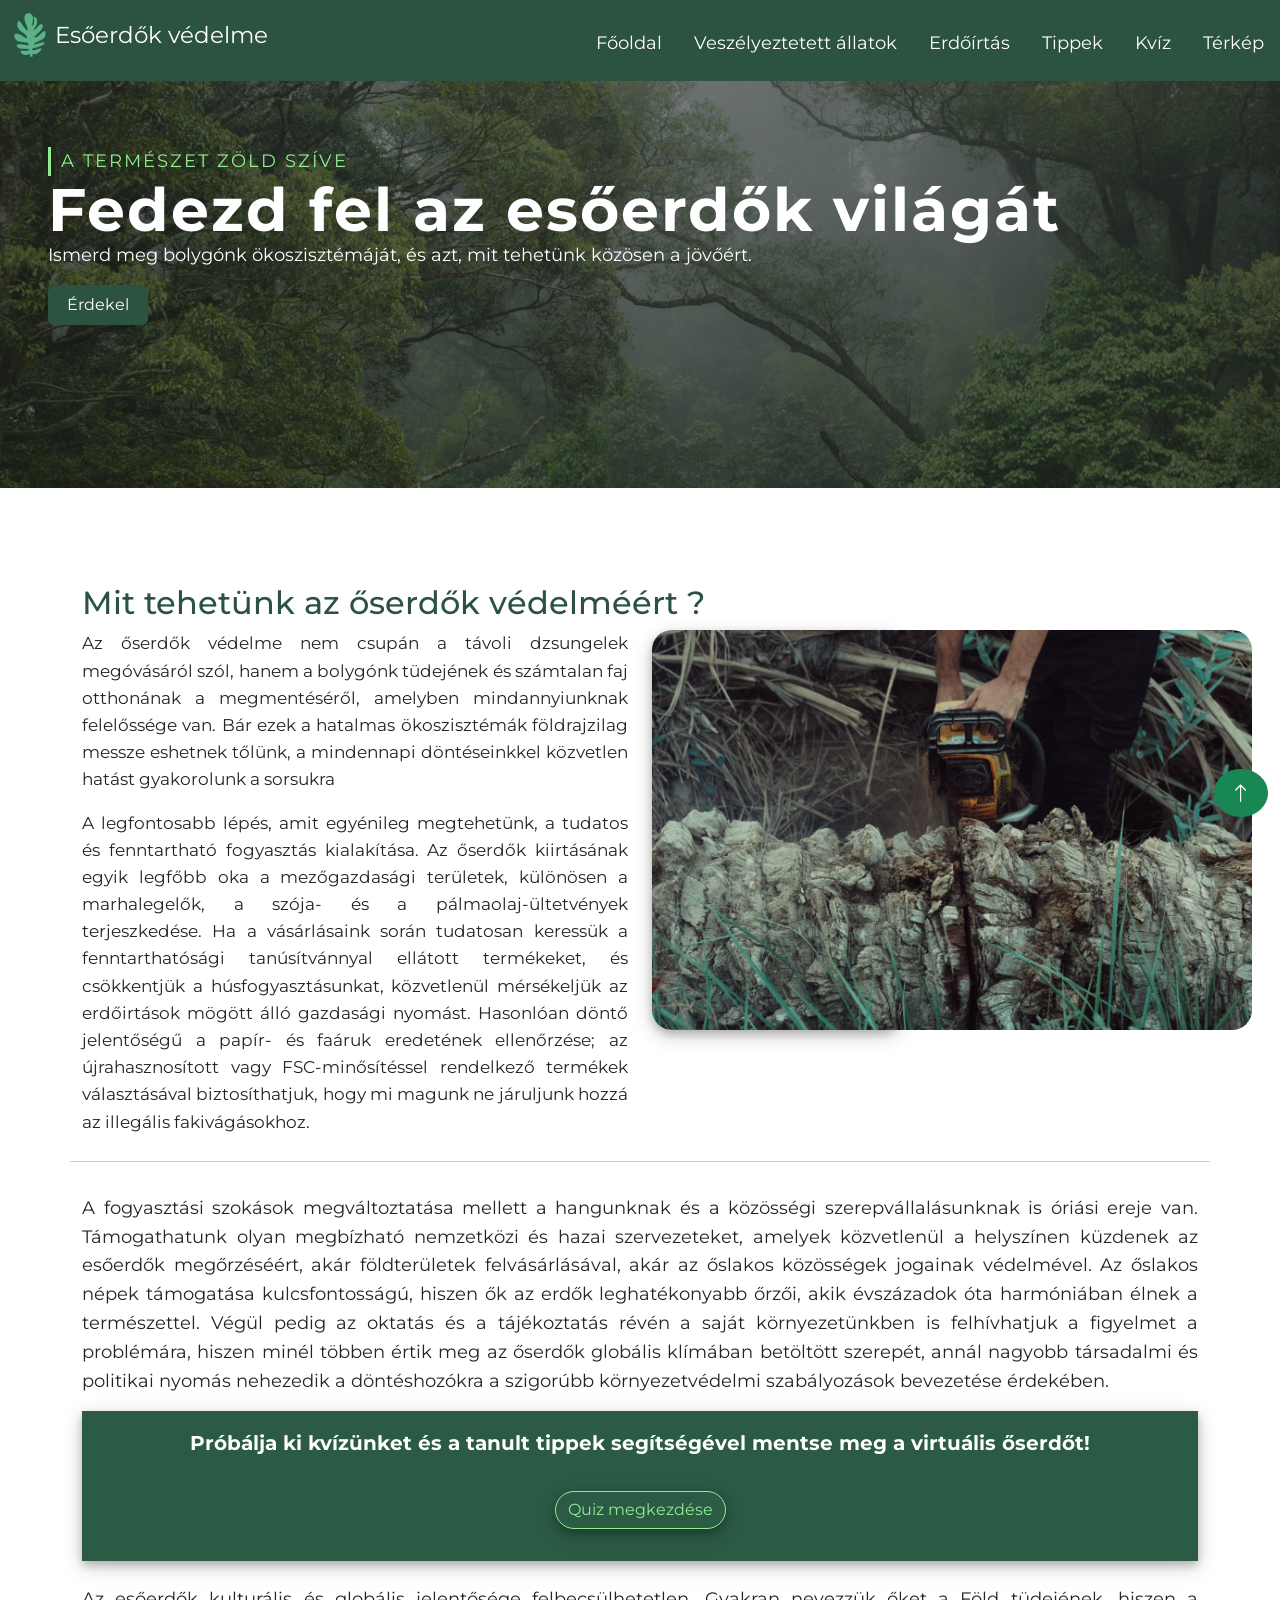
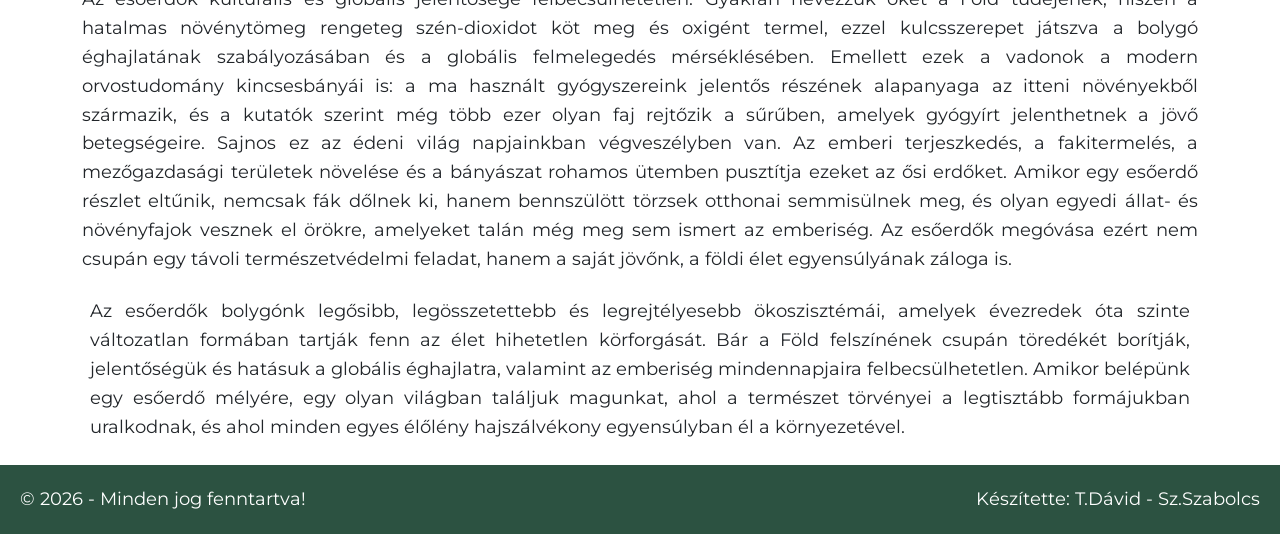
<file: tippek.html>
<!DOCTYPE html>
<html lang="hu">

<head>
    <meta charset="UTF-8">
    <meta name="viewport" content="width=device-width, initial-scale=1.0">
    <title>Tippek Őserdők védelméért</title>
    <link href="https://cdn.jsdelivr.net/npm/bootstrap@5.3.8/dist/css/bootstrap.min.css" rel="stylesheet"
        integrity="sha384-sRIl4kxILFvY47J16cr9ZwB07vP4J8+LH7qKQnuqkuIAvNWLzeN8tE5YBujZqJLB" crossorigin="anonymous">
    <link rel="stylesheet" href="css/style.css">
    <link rel="stylesheet" href="css/mobile.css">
</head>

<body>
    <header id="top">
        <nav class="text-center">
            <div>
                <p class="mb-0"><img src="images/leaf.svg" alt="Esőerdők Védelme Logo" title="Esőerdők Védelme">
                    <span>Esőerdők
                        védelme</span>
                <div class="dropdown d-none">
                    <button class="btn btn-success dropdown-toggle" type="button" data-bs-toggle="dropdown"
                        aria-expanded="false">
                       Oldalaink
                    </button>
                    <ul class="dropdown-menu">
                        <li><a class="dropdown-item" href="index.html">Főoldal</a></li>
                        <li><a class="dropdown-item" href="fajok.html">Veszélyeztetett állatok</a></li>
                        <li><a class="dropdown-item" href="erdoirtas.html">Erdőírtás</a></li>
                        <li><a class="dropdown-item" href="tippek.html">Tippek</a></li>
                        <li><a class="dropdown-item" href="#">Kvíz</a></li>
                        <li><a class="dropdown-item" href="terkep.html">Térkép</a></li>
                    </ul>
                </div>
                </p>
            </div>
            <div>
                <ul>
                    <li><a href="index.html">Főoldal</a></li>
                    <li><a href="fajok.html">Veszélyeztetett állatok</a></li>
                    <li><a href="erdoirtas.html">Erdőírtás</a></li>
                    <li><a href="tippek.html">Tippek</a></li>
                    <li><a href="">Kvíz</a></li>
                    <li><a href="terkep.html">Térkép</a></li>
                </ul>
            </div>

        </nav>
    </header>
    <main>
        <section>
            <div class="container-fluid">
                <div class="textDiv p-5">
                    <p class="sliderTitle">A természet zöld szíve</p>
                    <h1>Fedezd fel az esőerdők világát</h1>
                    <p class="sliderIntro">Ismerd meg bolygónk ökoszisztémáját, és azt, mit tehetünk
                        közösen a jövőért.</p>
                    <p><button type="button" class="btn btn-success"><a href="index.html">Érdekel</a></button></p>
                </div>
            </div>
        </section>
        <section class="mt-5 pt-5">
            <div class="container">
                <h2>Mit tehetünk az őserdők védelméért ?</h2>
                <div class="row">
                    <div class="col-lg-6">
                        <p>Az őserdők védelme nem csupán a távoli dzsungelek megóvásáról szól, hanem a bolygónk tüdejének és számtalan faj otthonának a megmentéséről, amelyben mindannyiunknak felelőssége van. Bár ezek a hatalmas ökoszisztémák földrajzilag messze eshetnek tőlünk, a mindennapi döntéseinkkel közvetlen hatást gyakorolunk a sorsukra</p>
                        <p>A legfontosabb lépés, amit egyénileg megtehetünk, a tudatos és fenntartható fogyasztás kialakítása. Az őserdők kiirtásának egyik legfőbb oka a mezőgazdasági területek, különösen a marhalegelők, a szója- és a pálmaolaj-ültetvények terjeszkedése. Ha a vásárlásaink során tudatosan keressük a fenntarthatósági tanúsítvánnyal ellátott termékeket, és csökkentjük a húsfogyasztásunkat, közvetlenül mérsékeljük az erdőirtások mögött álló gazdasági nyomást. Hasonlóan döntő jelentőségű a papír- és faáruk eredetének ellenőrzése; az újrahasznosított vagy FSC-minősítéssel rendelkező termékek választásával biztosíthatjuk, hogy mi magunk ne járuljunk hozzá az illegális fakivágásokhoz.</p>
                    </div>
                    <div class="col-lg-6">
                        <div class="tukanContainer">
                            <img class="erdoIrtasImg" src="./images/esoerdo-fairtas.jpg" alt="Esőerdők írtása"
                                title="Esőerdő írtás">
                        </div>
                    </div>
                </div>
            </div>
        </section>
        <section class="mt-3 pt-3" id="saveForestText">
            <div class="container">
                <p>A fogyasztási szokások megváltoztatása mellett a hangunknak és a közösségi szerepvállalásunknak is óriási ereje van. Támogathatunk olyan megbízható nemzetközi és hazai szervezeteket, amelyek közvetlenül a helyszínen küzdenek az esőerdők megőrzéséért, akár földterületek felvásárlásával, akár az őslakos közösségek jogainak védelmével. Az őslakos népek támogatása kulcsfontosságú, hiszen ők az erdők leghatékonyabb őrzői, akik évszázadok óta harmóniában élnek a természettel. Végül pedig az oktatás és a tájékoztatás révén a saját környezetünkben is felhívhatjuk a figyelmet a problémára, hiszen minél többen értik meg az őserdők globális klímában betöltött szerepét, annál nagyobb társadalmi és politikai nyomás nehezedik a döntéshozókra a szigorúbb környezetvédelmi szabályozások bevezetése érdekében.
</p>
            </div>
        </section>
        <section>
            <div class="container w-100">
                <div class="container quizContainer p-3">
                    <p class="text-center quizTitle">Próbálja ki  kvízünket és a tanult tippek segítségével mentse meg a virtuális őserdőt!</p>
                    <p class="text-center pt-3"><button type="button" class="btn btn-outline-success">Quiz megkezdése</button></p>
                </div>
                <div class="mt-4">
                    <p>Az esőerdők kulturális és globális jelentősége felbecsülhetetlen. Gyakran nevezzük őket a Föld
                        tüdejének, hiszen a hatalmas növénytömeg rengeteg szén-dioxidot köt meg és oxigént termel, ezzel
                        kulcsszerepet játszva a bolygó éghajlatának szabályozásában és a globális felmelegedés
                        mérséklésében. Emellett ezek a vadonok a modern orvostudomány kincsesbányái is: a ma használt
                        gyógyszereink jelentős részének alapanyaga az itteni növényekből származik, és a kutatók szerint
                        még több ezer olyan faj rejtőzik a sűrűben, amelyek gyógyírt jelenthetnek a jövő betegségeire.
                        Sajnos ez az édeni világ napjainkban végveszélyben van. Az emberi terjeszkedés, a fakitermelés,
                        a mezőgazdasági területek növelése és a bányászat rohamos ütemben pusztítja ezeket az ősi
                        erdőket. Amikor egy esőerdő részlet eltűnik, nemcsak fák dőlnek ki, hanem bennszülött törzsek
                        otthonai semmisülnek meg, és olyan egyedi állat- és növényfajok vesznek el örökre, amelyeket
                        talán még meg sem ismert az emberiség. Az esőerdők megóvása ezért nem csupán egy távoli
                        természetvédelmi feladat, hanem a saját jövőnk, a földi élet egyensúlyának záloga is.</p>
                </div>
                    <p class="p-2">Az esőerdők bolygónk legősibb, legösszetettebb és legrejtélyesebb ökoszisztémái, amelyek évezredek óta szinte változatlan formában tartják fenn az élet hihetetlen körforgását. Bár a Föld felszínének csupán töredékét borítják, jelentőségük és hatásuk a globális éghajlatra, valamint az emberiség mindennapjaira felbecsülhetetlen. Amikor belépünk egy esőerdő mélyére, egy olyan világban találjuk magunkat, ahol a természet törvényei a legtisztább formájukban uralkodnak, és ahol minden egyes élőlény hajszálvékony egyensúlyban él a környezetével.</p>
                
            </div>
        </section>
    </main>
     <a href="#top" class="btn btn-success btn-lg rounded-circle position-fixed bottom-0 end-0 m-4 topPageBtn">
        <i class="bi bi-arrow-up"></i>
    </a>
    <footer>
        <div class="d-flex">
            <p>&copy; 2026 - Minden jog fenntartva!</p>
            <p>Készítette: T.Dávid - Sz.Szabolcs</p>
        </div>
    </footer>
     <script src="https://cdn.jsdelivr.net/npm/bootstrap@5.3.8/dist/js/bootstrap.bundle.min.js"
        integrity="sha384-FKyoEForCGlyvwx9Hj09JcYn3nv7wiPVlz7YYwJrWVcXK/BmnVDxM+D2scQbITxI"
        crossorigin="anonymous"></script>
</body>

</html>
</file>
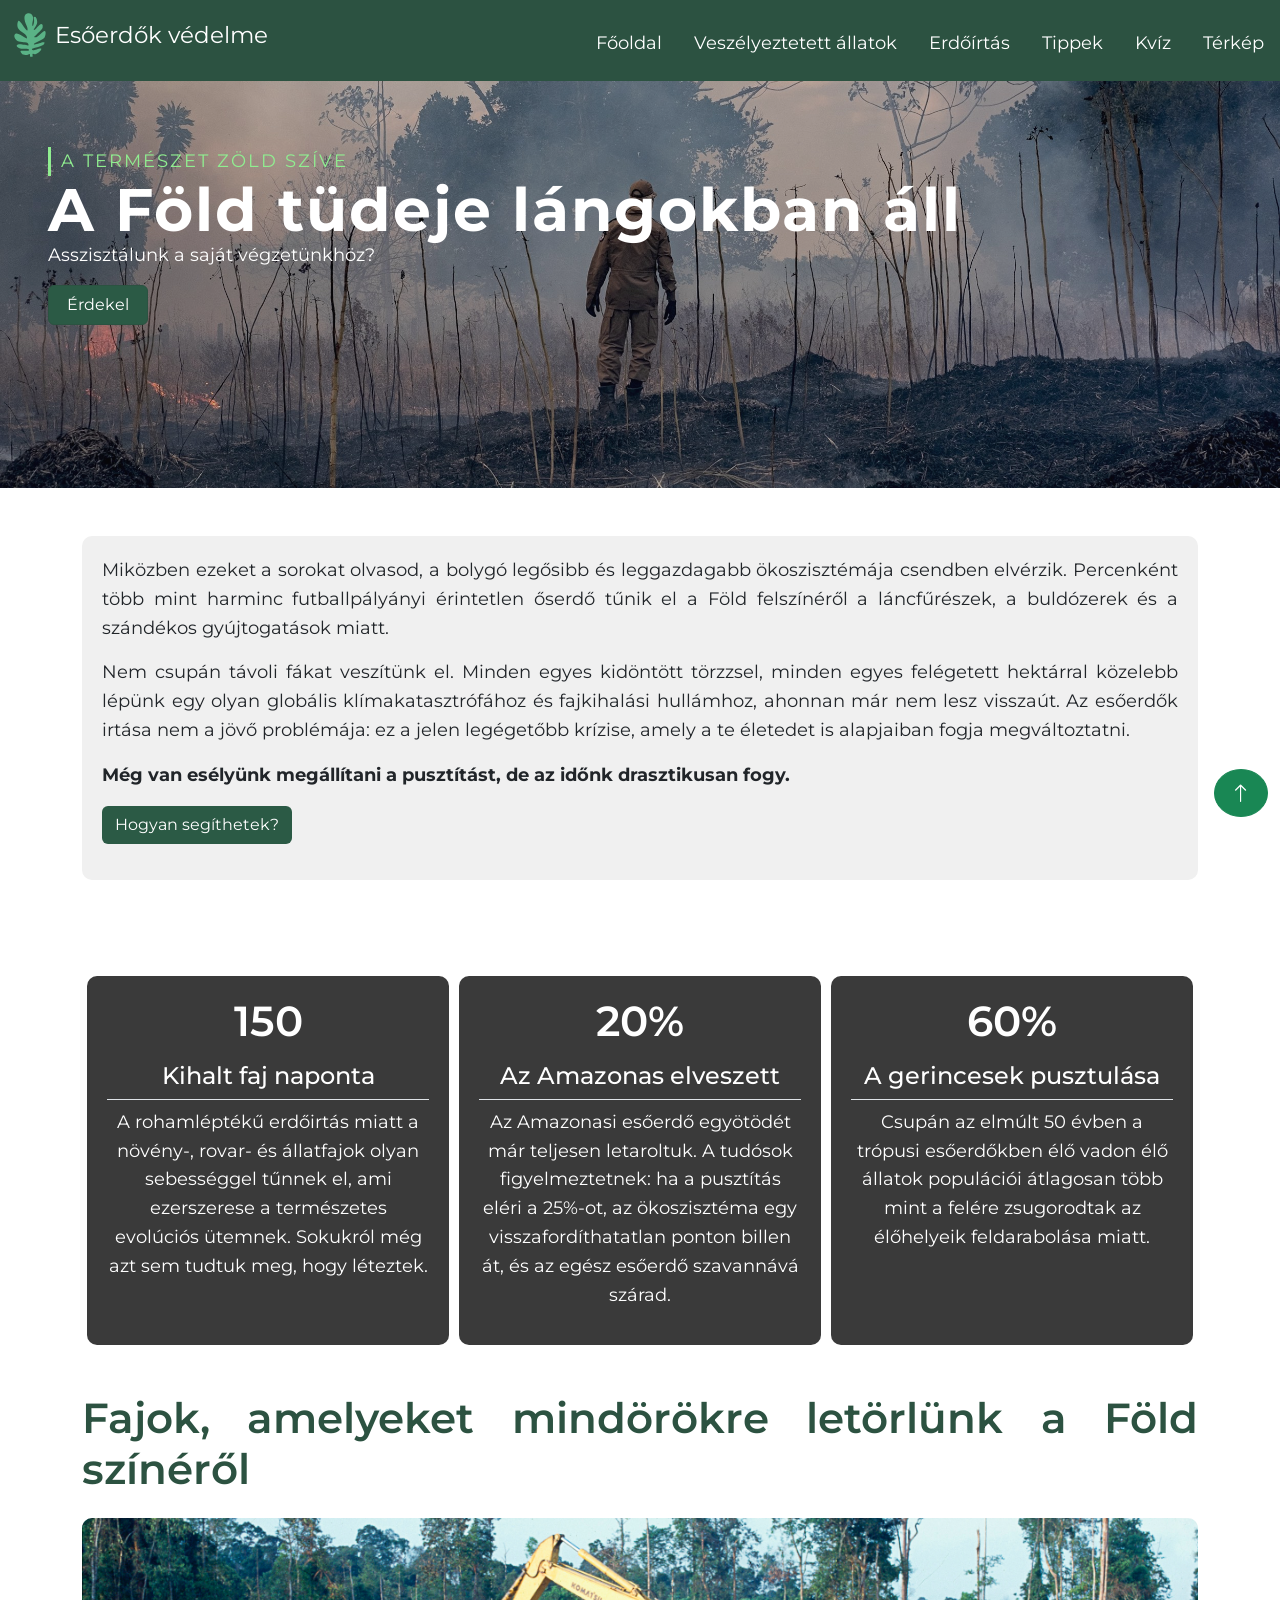
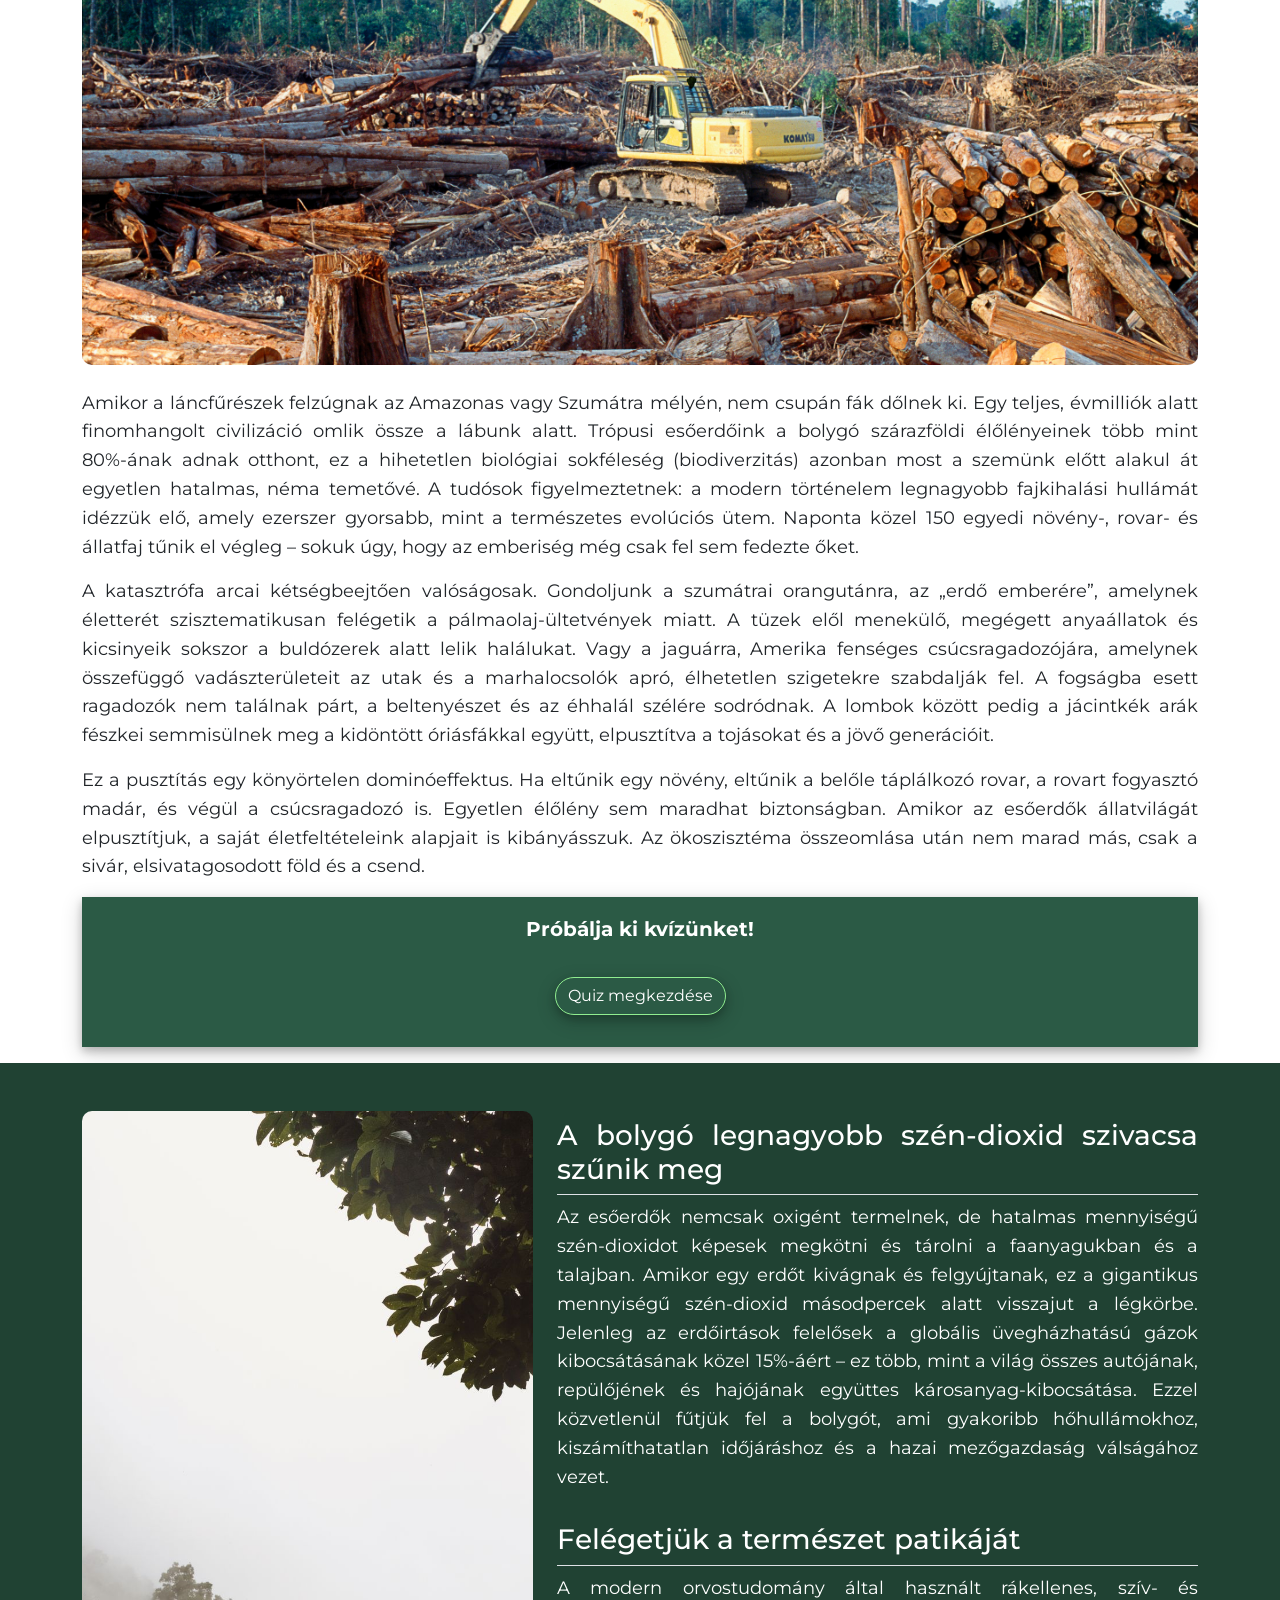
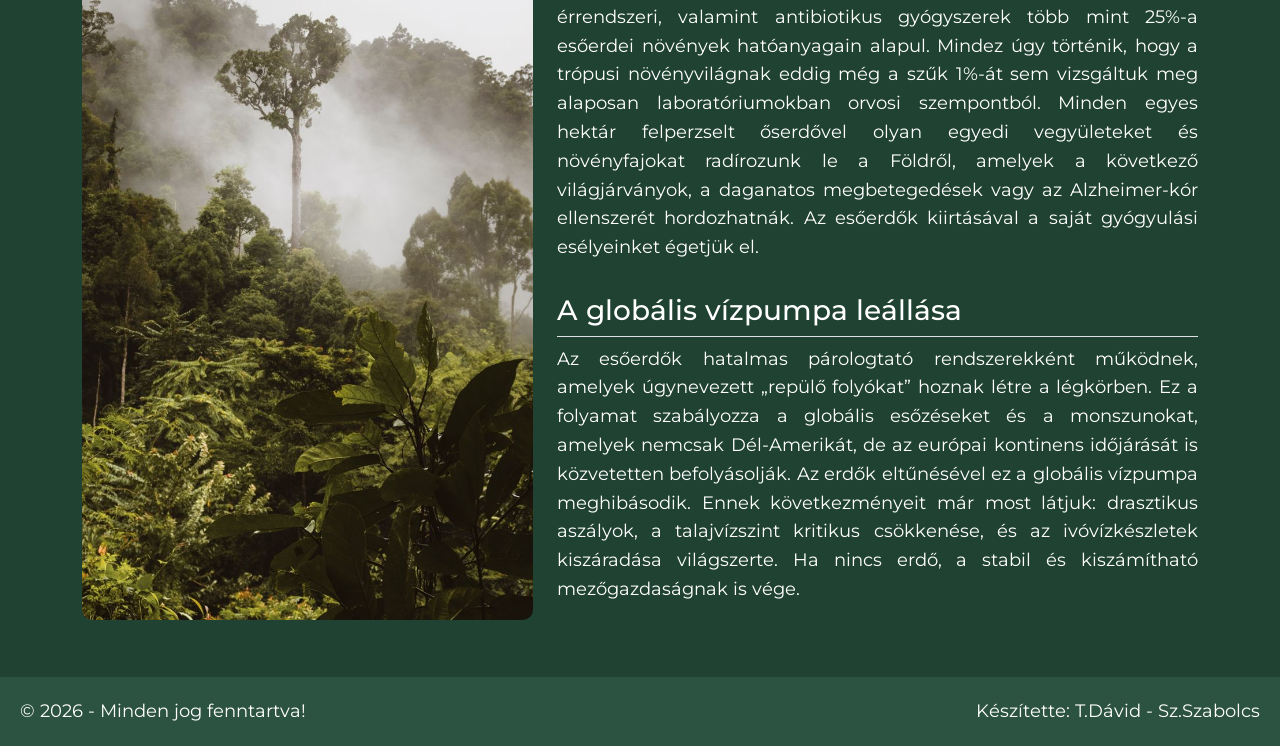
<file: pages/erdoirtas.html>
<!DOCTYPE html>
<html lang="hu">

<head>
    <meta charset="UTF-8">
    <meta name="viewport" content="width=device-width, initial-scale=1.0">
    <title>Esőerdők Világa</title>
    <link href="https://cdn.jsdelivr.net/npm/bootstrap@5.3.8/dist/css/bootstrap.min.css" rel="stylesheet"
        integrity="sha384-sRIl4kxILFvY47J16cr9ZwB07vP4J8+LH7qKQnuqkuIAvNWLzeN8tE5YBujZqJLB" crossorigin="anonymous">
    <link rel="stylesheet" href="../css/style.css">
    <link rel="stylesheet" href="../css/mobile.css">
</head>

<body>
   <header id="top">
        <nav class="text-center">
             <div>
                <p class="mb-0"><img src="../images/leaf.svg" alt="Esőerdők Védelme Logo" title="Esőerdők Védelme">
                    <span>Esőerdők
                        védelme</span>
                <div class="dropdown d-none">
                    <button class="btn btn-success dropdown-toggle" type="button" data-bs-toggle="dropdown"
                        aria-expanded="false">
                        Oldalaink
                    </button>
                    <ul class="dropdown-menu">
                        <li><a class="dropdown-item" href="../index.html">Főoldal</a></li>
                        <li><a class="dropdown-item" href="fajok.html">Veszélyeztetett állatok</a></li>
                        <li><a class="dropdown-item" href="erdoirtas.html">Erdőírtás</a></li>
                        <li><a class="dropdown-item" href="tippek.html">Tippek</a></li>
                        <li><a class="dropdown-item" href="kviz.html">Kvíz</a></li>
                        <li><a class="dropdown-item" href="terkep.html">Térkép</a></li>
                    </ul>
                </div>
                </p>
            </div>
            <div>
                <ul>
                    <li><a href="../index.html">Főoldal</a></li>
                    <li><a href="fajok.html">Veszélyeztetett állatok</a></li>
                    <li><a href="erdoirtas.html">Erdőírtás</a></li>
                    <li><a href="tippek.html">Tippek</a></li>
                    <li><a href="kviz.html">Kvíz</a></li>
                    <li><a href="terkep.html">Térkép</a></li>
                </ul>
            </div>

        </nav>
    </header>
    <main class="erdoirtas">
         <section>
            <div class="container-fluid">
                <div class="textDiv p-5">
                    <p class="sliderTitle">A természet zöld szíve</p>
                    <h1>A Föld tüdeje lángokban áll</h1>
                    <p class="sliderIntro">Asszisztálunk a saját végzetünkhöz?</p>
                    <p><button type="button" class="btn btn-success"><a href="#quiz">Érdekel</a></button></p>
                </div>
            </div>
        </section>
        <section class="container">
            <div class="hatter my-5">
                <p>Miközben ezeket a sorokat olvasod, a bolygó legősibb és leggazdagabb ökoszisztémája csendben elvérzik. Percenként több mint harminc futballpályányi érintetlen őserdő tűnik el a Föld felszínéről a láncfűrészek, a buldózerek és a szándékos gyújtogatások miatt.</p>
                <p>Nem csupán távoli fákat veszítünk el. Minden egyes kidöntött törzzsel, minden egyes felégetett hektárral közelebb lépünk egy olyan globális klímakatasztrófához és fajkihalási hullámhoz, ahonnan már nem lesz visszaút. Az esőerdők irtása nem a jövő problémája: ez a jelen legégetőbb krízise, amely a te életedet is alapjaiban fogja megváltoztatni.</p>
                <p><strong>Még van esélyünk megállítani a pusztítást, de az időnk drasztikusan fogy.</strong></p>
                <p><button type="button" class="btn"><a href="tippek.html">Hogyan segíthetek?</a></button></p>
            </div>
        </section>
        <section class="container">
            <div class="d-flex text-center hatterContainer">
                <div class="hatter my-5">
                    <h3>150</h3>
                    <h4 class="border-bottom p-2">Kihalt faj naponta</h4>
                    <p>A rohamléptékű erdőirtás miatt a növény-, rovar- és állatfajok olyan sebességgel tűnnek el, ami ezerszerese a természetes evolúciós ütemnek. Sokukról még azt sem tudtuk meg, hogy léteztek.</p>
                </div>
                <div class="hatter my-5">
                    <h3>20%</h3>
                    <h4 class="border-bottom p-2">Az Amazonas elveszett</h4>
                    <p>Az Amazonasi esőerdő egyötödét már teljesen letaroltuk. A tudósok figyelmeztetnek: ha a pusztítás eléri a 25%-ot, az ökoszisztéma egy visszafordíthatatlan ponton billen át, és az egész esőerdő szavannává szárad.</p>
                </div>    
                <div class="hatter my-5">
                    <h3>60%</h3>
                    <h4 class="border-bottom p-2">A gerincesek pusztulása</h4>
                    <p>Csupán az elmúlt 50 évben a trópusi esőerdőkben élő vadon élő állatok populációi átlagosan több mint a felére zsugorodtak az élőhelyeik feldarabolása miatt.</p>
                </div>
            </div>
        </section>
        <section class="container">
            <h2>Fajok, amelyeket mindörökre letörlünk a Föld színéről</h2>
            <p class="markolo my-4"><img src="../images/erdo-irtas-markolo.jpg" alt="erdo-irtas-markolo" title="erdo-irtas-markolo"></p>
            <p>Amikor a láncfűrészek felzúgnak az Amazonas vagy Szumátra mélyén, nem csupán fák dőlnek ki. Egy teljes, évmilliók alatt finomhangolt civilizáció omlik össze a lábunk alatt. Trópusi esőerdőink a bolygó szárazföldi élőlényeinek több mint 80%-ának adnak otthont, ez a hihetetlen biológiai sokféleség (biodiverzitás) azonban most a szemünk előtt alakul át egyetlen hatalmas, néma temetővé. A tudósok figyelmeztetnek: a modern történelem legnagyobb fajkihalási hullámát idézzük elő, amely ezerszer gyorsabb, mint a természetes evolúciós ütem. Naponta közel 150 egyedi növény-, rovar- és állatfaj tűnik el végleg – sokuk úgy, hogy az emberiség még csak fel sem fedezte őket.</p>
            <p>A katasztrófa arcai kétségbeejtően valóságosak. Gondoljunk a szumátrai orangutánra, az „erdő emberére”, amelynek életterét szisztematikusan felégetik a pálmaolaj-ültetvények miatt. A tüzek elől menekülő, megégett anyaállatok és kicsinyeik sokszor a buldózerek alatt lelik halálukat. Vagy a jaguárra, Amerika fenséges csúcsragadozójára, amelynek összefüggő vadászterületeit az utak és a marhalocsolók apró, élhetetlen szigetekre szabdalják fel. A fogságba esett ragadozók nem találnak párt, a beltenyészet és az éhhalál szélére sodródnak. A lombok között pedig a jácintkék arák fészkei semmisülnek meg a kidöntött óriásfákkal együtt, elpusztítva a tojásokat és a jövő generációit.</p>
            <p>Ez a pusztítás egy könyörtelen dominóeffektus. Ha eltűnik egy növény, eltűnik a belőle táplálkozó rovar, a rovart fogyasztó madár, és végül a csúcsragadozó is. Egyetlen élőlény sem maradhat biztonságban. Amikor az esőerdők állatvilágát elpusztítjuk, a saját életfeltételeink alapjait is kibányásszuk. Az ökoszisztéma összeomlása után nem marad más, csak a sivár, elsivatagosodott föld és a csend.</p>
        </section>
        <section class="mb-3 container">
            <div class="container quizContainer p-3" id="quiz">
                    <p class="text-center quizTitle">Próbálja ki kvízünket!</p>
                    <p class="text-center pt-3"><button type="button" class="btn btn-outline-success"><a href="kviz.html">Quiz megkezdése</a></button></p>
            </div>
        </section>
        <section class="zoldhatter">
            <div class="container py-5">
                <div class="row">
                    <div class="col-lg-5">
                        <img src="../images/esoerdo.jpg" alt="esoerdo" title="esoerdo" class="img-fluid">
                    </div>
                    <div class="col-lg-7">
                        <div>
                            <h3 class="border-bottom py-2">A bolygó legnagyobb szén-dioxid szivacsa szűnik meg</h3>
                            <p class="mb-4">Az esőerdők nemcsak oxigént termelnek, de hatalmas mennyiségű szén-dioxidot képesek megkötni és tárolni a faanyagukban és a talajban. Amikor egy erdőt kivágnak és felgyújtanak, ez a gigantikus mennyiségű szén-dioxid másodpercek alatt visszajut a légkörbe. Jelenleg az erdőirtások felelősek a globális üvegházhatású gázok kibocsátásának közel 15%-áért – ez több, mint a világ összes autójának, repülőjének és hajójának együttes károsanyag-kibocsátása. Ezzel közvetlenül fűtjük fel a bolygót, ami gyakoribb hőhullámokhoz, kiszámíthatatlan időjáráshoz és a hazai mezőgazdaság válságához vezet.</p>
                        </div>
                        <div>
                            <h3 class="border-bottom py-2">Felégetjük a természet patikáját</h3>
                            <p class="mb-4"> A modern orvostudomány által használt rákellenes, szív- és érrendszeri, valamint antibiotikus gyógyszerek több mint 25%-a esőerdei növények hatóanyagain alapul. Mindez úgy történik, hogy a trópusi növényvilágnak eddig még a szűk 1%-át sem vizsgáltuk meg alaposan laboratóriumokban orvosi szempontból. Minden egyes hektár felperzselt őserdővel olyan egyedi vegyületeket és növényfajokat radírozunk le a Földről, amelyek a következő világjárványok, a daganatos megbetegedések vagy az Alzheimer-kór ellenszerét hordozhatnák. Az esőerdők kiirtásával a saját gyógyulási esélyeinket égetjük el.</p>
                        </div>
                        <div>
                            <h3 class="border-bottom py-2">A globális vízpumpa leállása</h3>
                            <p>Az esőerdők hatalmas párologtató rendszerekként működnek, amelyek úgynevezett „repülő folyókat” hoznak létre a légkörben. Ez a folyamat szabályozza a globális esőzéseket és a monszunokat, amelyek nemcsak Dél-Amerikát, de az európai kontinens időjárását is közvetetten befolyásolják. Az erdők eltűnésével ez a globális vízpumpa meghibásodik. Ennek következményeit már most látjuk: drasztikus aszályok, a talajvízszint kritikus csökkenése, és az ivóvízkészletek kiszáradása világszerte. Ha nincs erdő, a stabil és kiszámítható mezőgazdaságnak is vége.</p>
                        </div>
                    </div>
                </div>
            </div>
        </section>
    </main>
     <a href="#top" class="btn btn-success btn-lg rounded-circle position-fixed bottom-0 end-0 m-4 topPageBtn">
        <i class="bi bi-arrow-up"></i>
    </a>
   <footer>
        <div class="d-flex">
            <p>&copy; 2026 - Minden jog fenntartva!</p>
            <p><a href="https://tirhold-david.github.io/Esoerdok-vilaga/" target="_blank">Készítette: T.Dávid - Sz.Szabolcs</a></p>
        </div>
    </footer>
    <script src="https://cdn.jsdelivr.net/npm/bootstrap@5.3.8/dist/js/bootstrap.bundle.min.js"
        integrity="sha384-FKyoEForCGlyvwx9Hj09JcYn3nv7wiPVlz7YYwJrWVcXK/BmnVDxM+D2scQbITxI"
        crossorigin="anonymous"></script>
</body>

</html>
</file>
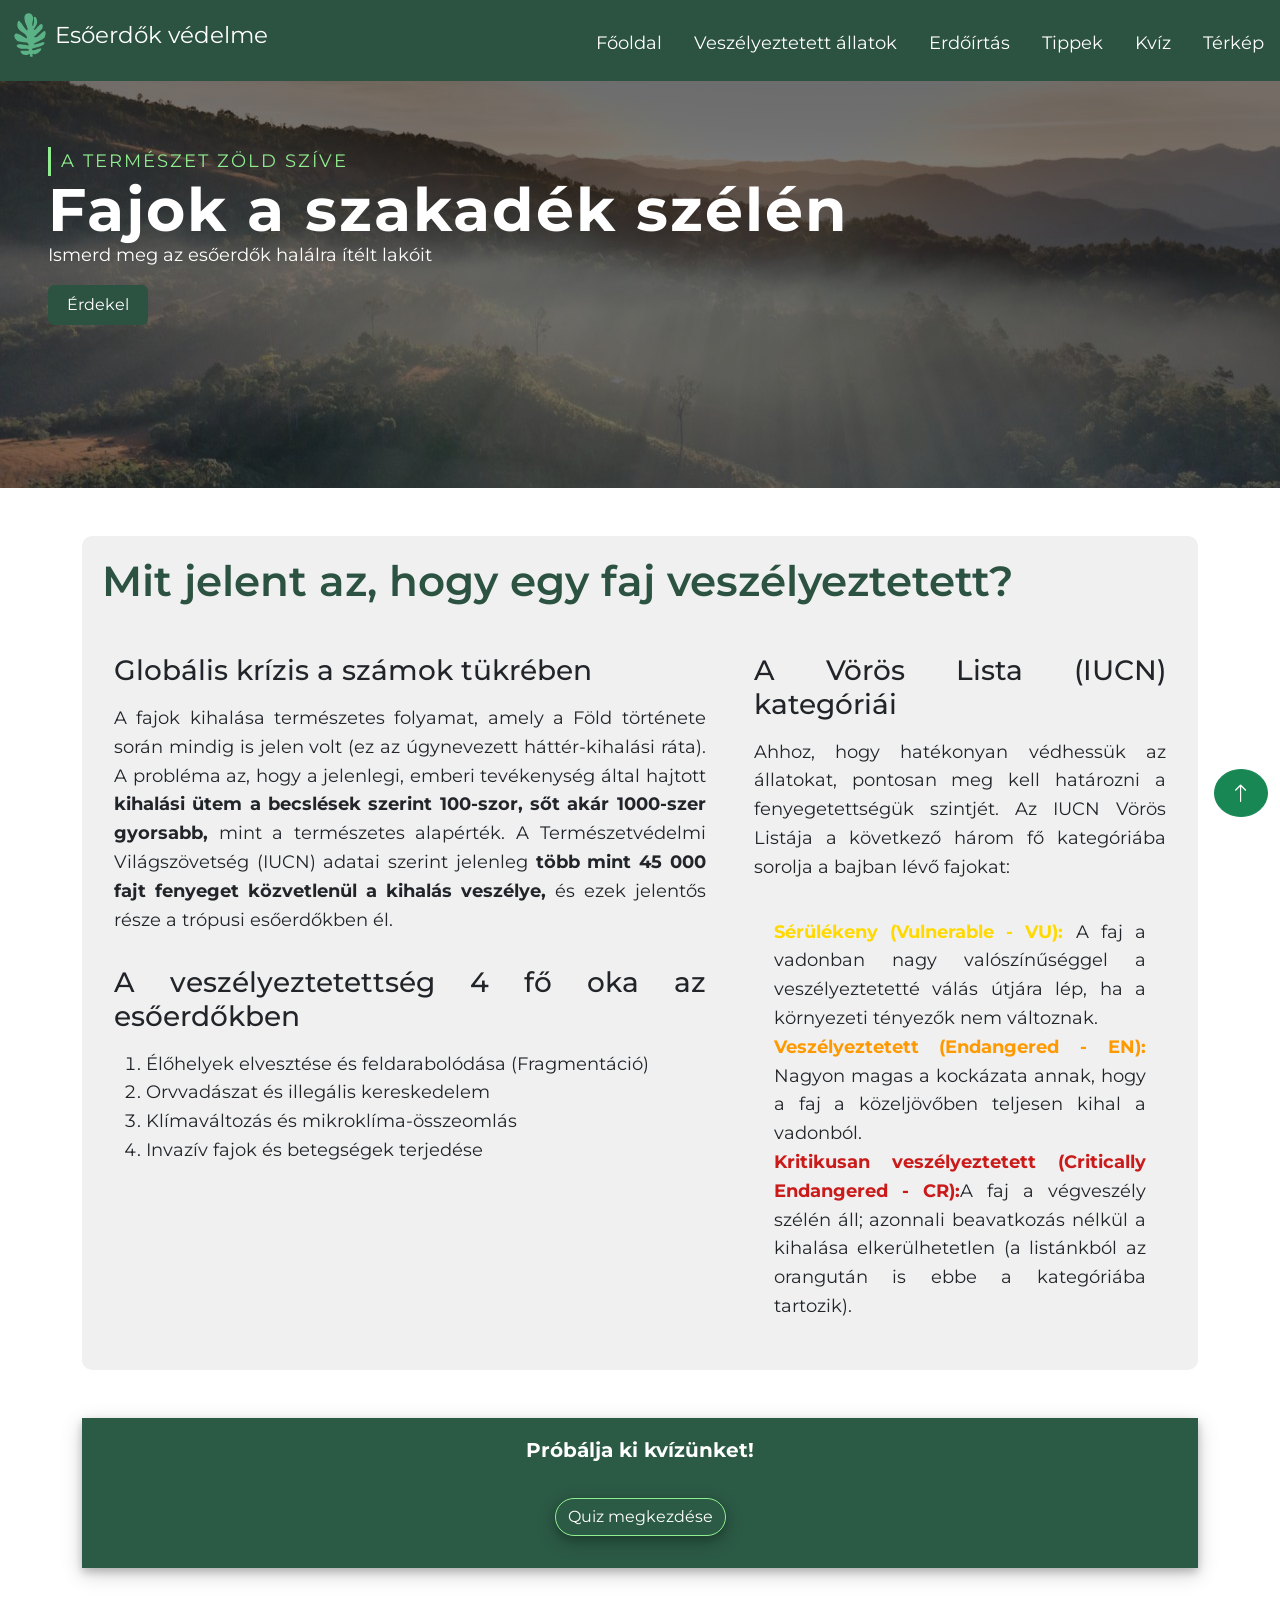
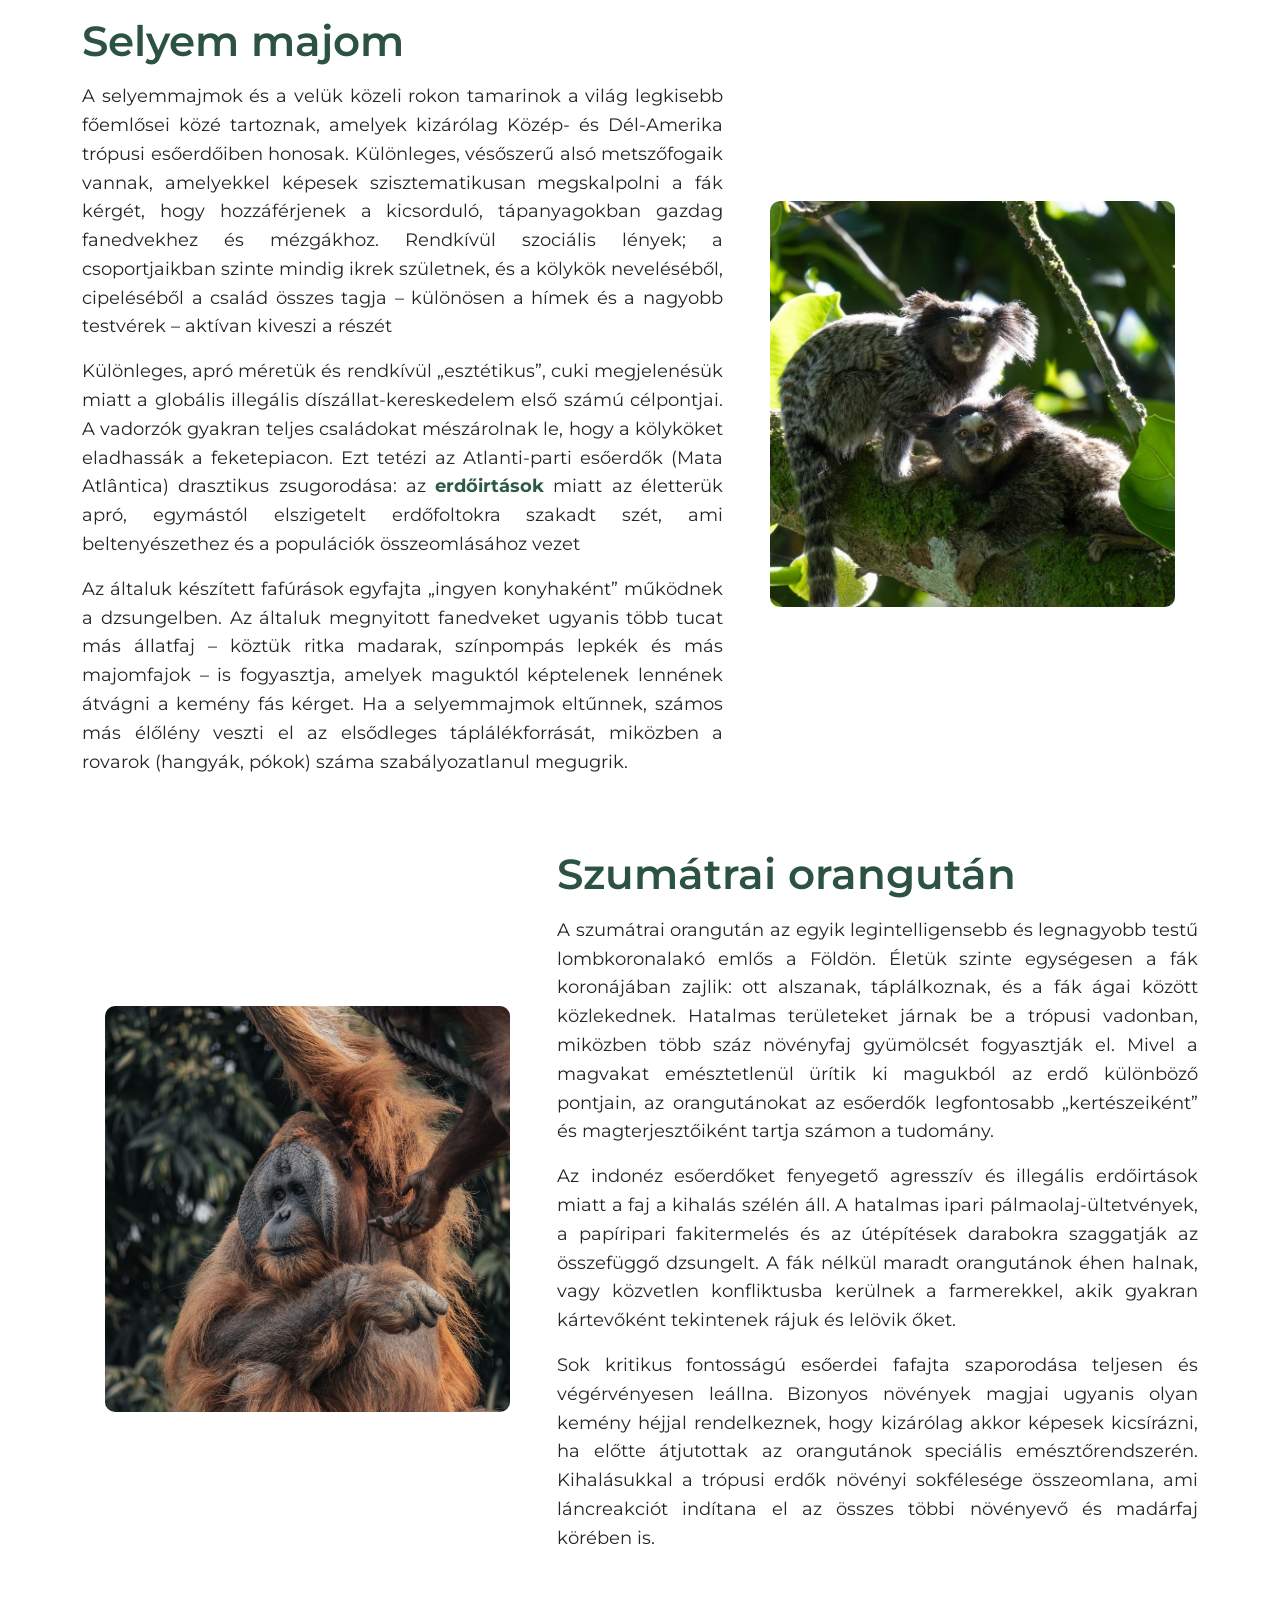
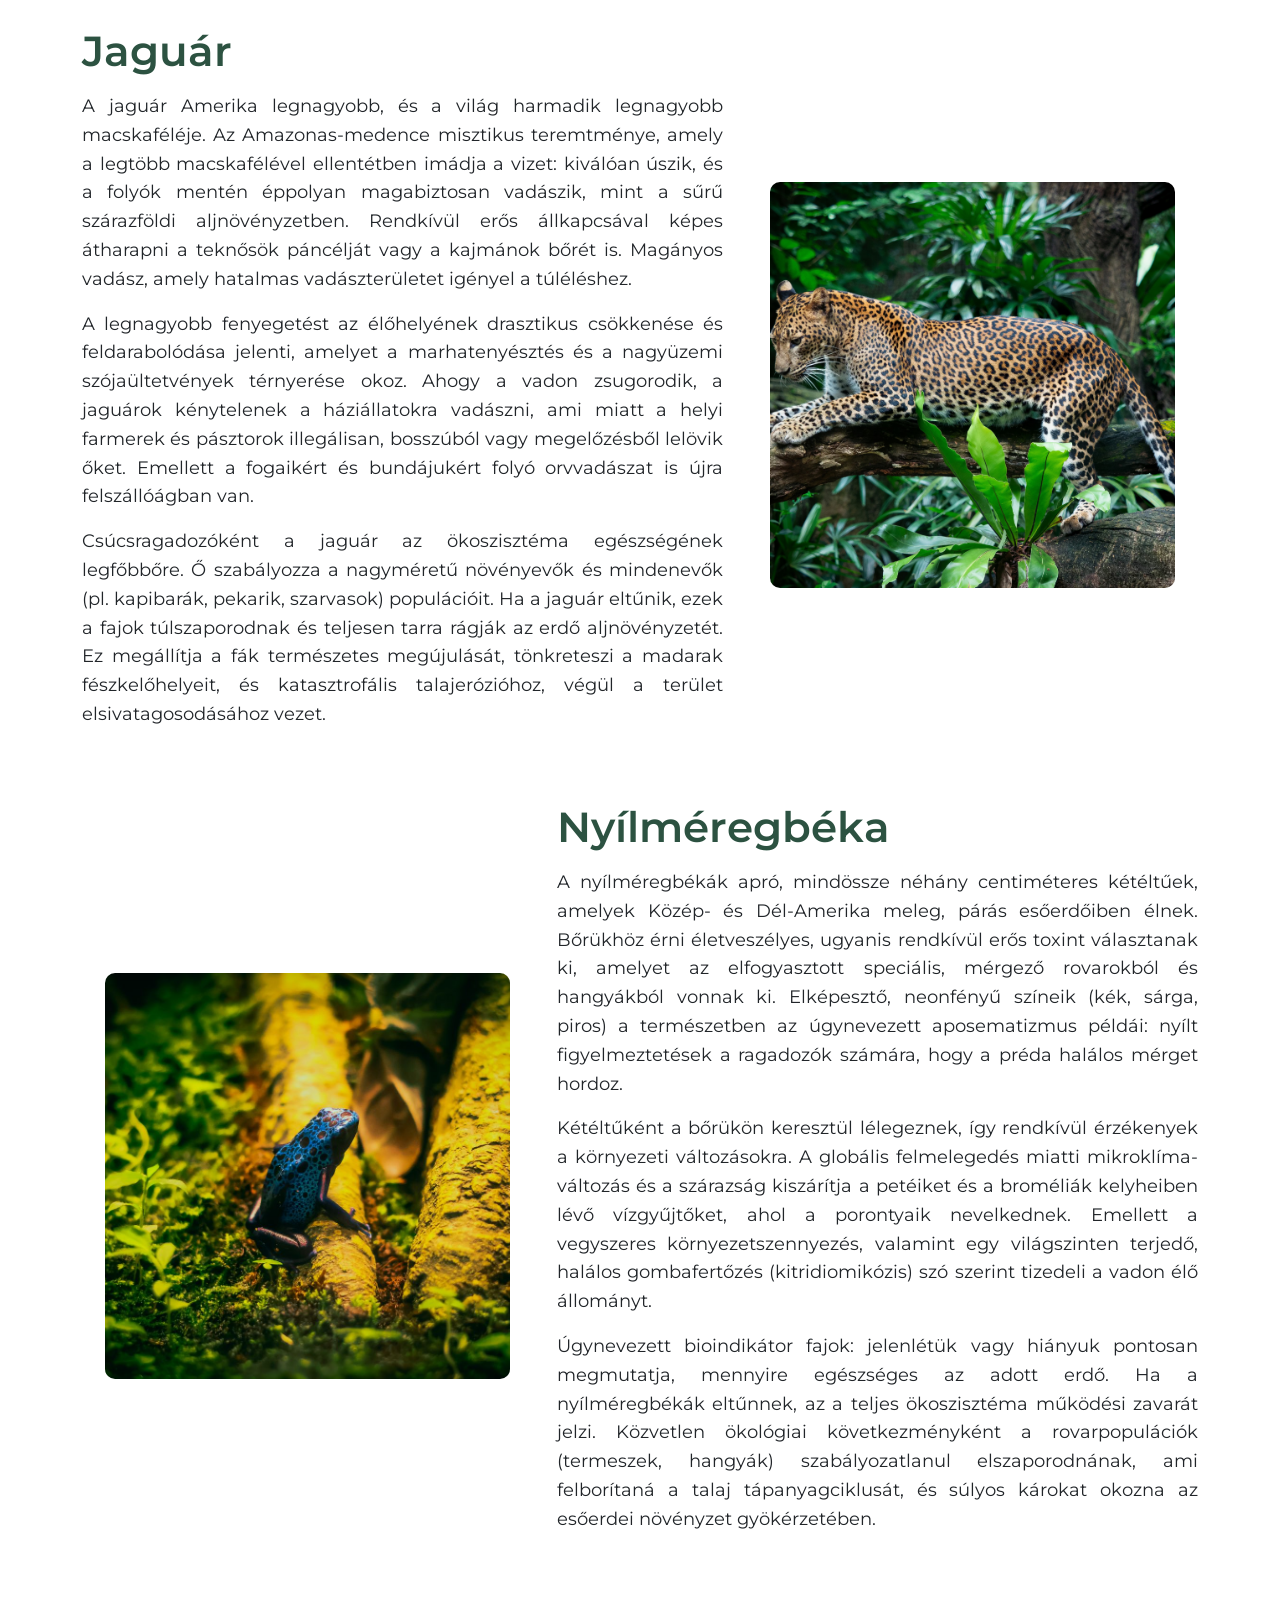
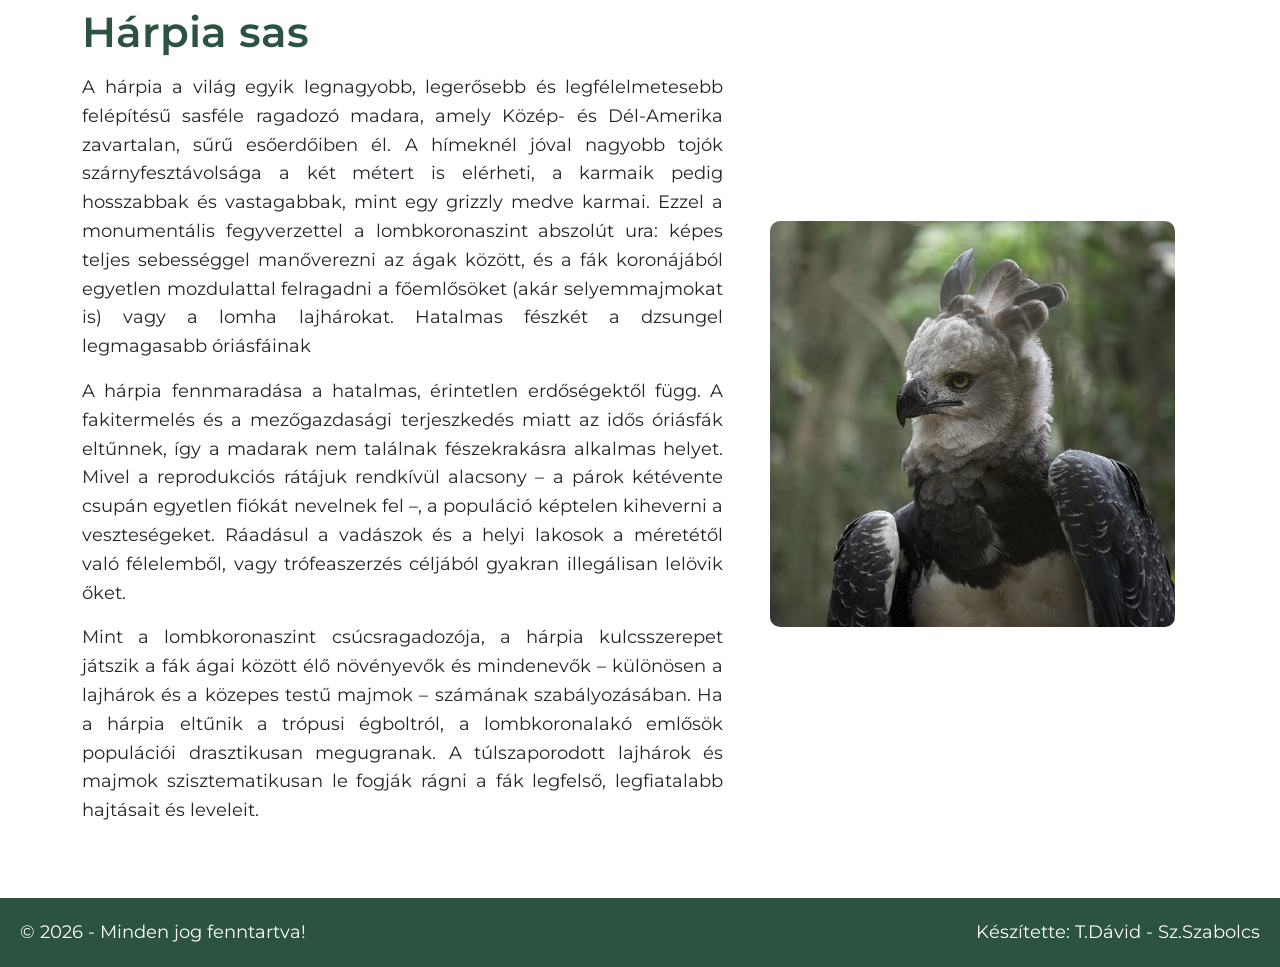
<file: pages/fajok.html>
<!DOCTYPE html>
<html lang="hu">

<head>
    <meta charset="UTF-8">
    <meta name="viewport" content="width=device-width, initial-scale=1.0">
    <title>Veszélyeztett fajok</title>
    <link href="https://cdn.jsdelivr.net/npm/bootstrap@5.3.8/dist/css/bootstrap.min.css" rel="stylesheet"
        integrity="sha384-sRIl4kxILFvY47J16cr9ZwB07vP4J8+LH7qKQnuqkuIAvNWLzeN8tE5YBujZqJLB" crossorigin="anonymous">
    <link rel="stylesheet" href="../css/style.css">
    <link rel="stylesheet" href="../css/mobile.css">
</head>

<body>
     <header id="top">
        <nav class="text-center">
            <div>
                <p class="mb-0"><img src="../images/leaf.svg" alt="Esőerdők Védelme Logo" title="Esőerdők Védelme">
                    <span>Esőerdők
                        védelme</span>
                <div class="dropdown d-none">
                    <button class="btn btn-success dropdown-toggle" type="button" data-bs-toggle="dropdown"
                        aria-expanded="false">
                       Oldalaink
                    </button>
                    <ul class="dropdown-menu">
                        <li><a class="dropdown-item" href="../index.html">Főoldal</a></li>
                        <li><a class="dropdown-item" href="fajok.html">Veszélyeztetett állatok</a></li>
                        <li><a class="dropdown-item" href="erdoirtas.html">Erdőírtás</a></li>
                        <li><a class="dropdown-item" href="tippek.html">Tippek</a></li>
                        <li><a class="dropdown-item" href="kviz.html">Kvíz</a></li>
                        <li><a class="dropdown-item" href="terkep.html">Térkép</a></li>
                    </ul>
                </div>
                </p>
            </div>
            <div>
                <ul>
                    <li><a href="../index.html">Főoldal</a></li>
                    <li><a href="fajok.html">Veszélyeztetett állatok</a></li>
                    <li><a href="erdoirtas.html">Erdőírtás</a></li>
                    <li><a href="tippek.html">Tippek</a></li>
                    <li><a href="kviz.html">Kvíz</a></li>
                    <li><a href="terkep.html">Térkép</a></li>
                </ul>
            </div>

        </nav>
    </header>
    <main class="fajok">
        <section>
            <div class="container-fluid">
                <div class="textDiv p-5">
                    <p class="sliderTitle">A természet zöld szíve</p>
                    <h1>Fajok a szakadék szélén</h1>
                    <p class="sliderIntro">Ismerd meg az esőerdők halálra ítélt lakóit</p>
                  <p><button type="button" class="btn btn-success"><a href="#quiz">Érdekel</a></button></p>
                </div>
            </div>
        </section>
        <section class="mb-5 container">
            <div class="hatter my-5">
                <h2 class="mb-5">Mit jelent az, hogy egy faj veszélyeztetett?</h2>
                <div class="row m-0">
                    <div class="col-lg-7 pe-4">
                        <h3 class="pb-2">Globális krízis a számok tükrében</h3>
                        <p>A fajok kihalása természetes folyamat, amely a Föld története során mindig is jelen volt (ez
                            az
                            úgynevezett háttér-kihalási ráta). A probléma az, hogy a jelenlegi, emberi tevékenység által
                            hajtott
                            <strong>kihalási ütem a becslések szerint 100-szor, sőt akár 1000-szer gyorsabb,</strong>
                            mint a
                            természetes alapérték. A Természetvédelmi Világszövetség (IUCN) adatai szerint jelenleg
                            <strong>több
                                mint 45 000 fajt fenyeget közvetlenül a kihalás veszélye,</strong> és ezek jelentős
                            része a
                            trópusi
                            esőerdőkben él.
                        </p>
                        <h3 class="pb-2 pt-3">A veszélyeztetettség 4 fő oka az esőerdőkben</h3>
                        <ol>
                            <li>Élőhelyek elvesztése és feldarabolódása (Fragmentáció)</li>
                            <li>Orvvadászat és illegális kereskedelem</li>
                            <li>Klímaváltozás és mikroklíma-összeomlás</li>
                            <li>Invazív fajok és betegségek terjedése</li>
                        </ol>
                    </div>
                    <div class="col-lg-5 ps-4">
                        <h3 class="pb-2">A Vörös Lista (IUCN) kategóriái</h3>
                        <p>Ahhoz, hogy hatékonyan védhessük az állatokat, pontosan meg kell határozni a fenyegetettségük
                            szintjét.
                            Az IUCN Vörös Listája a következő három fő kategóriába sorolja a bajban lévő fajokat:</p>
                        <ul>
                            <li><strong class="citromsarga">Sérülékeny (Vulnerable - VU):</strong> A faj a vadonban nagy
                                valószínűséggel a
                                veszélyeztetetté válás útjára lép, ha a környezeti tényezők nem változnak.</li>
                            <li><strong class="narancssarga">Veszélyeztetett (Endangered - EN):</strong> Nagyon magas a
                                kockázata annak, hogy a faj a
                                közeljövőben teljesen kihal a vadonból. </li>
                            <li><strong class="piros">Kritikusan veszélyeztetett (Critically Endangered - CR):</strong>A
                                faj
                                a végveszély szélén
                                áll; azonnali beavatkozás nélkül a kihalása elkerülhetetlen (a listánkból az orangután
                                is
                                ebbe a
                                kategóriába tartozik).</li>
                        </ul>
                    </div>
                </div>
            </div>
        </section>
        <section class="mb-5 container">
            <div class="container quizContainer p-3" id="quiz">
                    <p class="text-center quizTitle">Próbálja ki kvízünket!</p>
                    <p class="text-center pt-3"><button type="button" class="btn btn-outline-success"><a href="kviz.html">Quiz megkezdése</a></button></p>
            </div>
        </section>
        <section class="mb-5 container">
            <article class="mb-5">
                <div class="row align-items-center">
                    <div class="col-lg-7">
                        <h2 class="pb-2">Selyem majom</h2>
                        <p>A selyemmajmok és a velük közeli rokon tamarinok a világ legkisebb főemlősei közé tartoznak,
                            amelyek kizárólag Közép- és Dél-Amerika trópusi esőerdőiben honosak. Különleges, vésőszerű
                            alsó metszőfogaik vannak, amelyekkel képesek szisztematikusan megskalpolni a fák kérgét,
                            hogy hozzáférjenek a kicsorduló, tápanyagokban gazdag fanedvekhez és mézgákhoz. Rendkívül
                            szociális lények; a csoportjaikban szinte mindig ikrek születnek, és a kölykök neveléséből,
                            cipeléséből a család összes tagja – különösen a hímek és a nagyobb testvérek – aktívan
                            kiveszi a részét</p>
                        <p>Különleges, apró méretük és rendkívül „esztétikus”, cuki megjelenésük miatt a globális
                            illegális díszállat-kereskedelem első számú célpontjai. A vadorzók gyakran teljes családokat
                            mészárolnak le, hogy a kölyköket eladhassák a feketepiacon. Ezt tetézi az Atlanti-parti
                            esőerdők (Mata Atlântica) drasztikus zsugorodása: az <span><a href="erdoirtas.html">erdőirtások</a></span> miatt az életterük apró,
                            egymástól elszigetelt erdőfoltokra szakadt szét, ami beltenyészethez és a populációk
                            összeomlásához vezet</p>
                        <p>Az általuk készített fafúrások egyfajta „ingyen konyhaként” működnek a dzsungelben. Az
                            általuk megnyitott fanedveket ugyanis több tucat más állatfaj – köztük ritka madarak,
                            színpompás lepkék és más majomfajok – is fogyasztja, amelyek maguktól képtelenek lennének
                            átvágni a kemény fás kérget. Ha a selyemmajmok eltűnnek, számos más élőlény veszti el az
                            elsődleges táplálékforrását, miközben a rovarok (hangyák, pókok) száma szabályozatlanul
                            megugrik.</p>
                    </div>
                    <div class="col-lg-5 mobileImg">
                        <p class="text-center m-0"><img src="../images/selyemmajom.jpg" alt="selyem majom"
                                title="selyem majom"></p>
                    </div>
                </div>
            </article>
            <article class="mb-5">
                <div class="row align-items-center">
                    <div class="col-lg-5">
                        <p class="text-center m-0"><img src="../images/orangutan.jpg" alt="orángután" title="orángután">
                        </p>
                    </div>
                    <div class="col-lg-7">
                        <h2 class="pb-2">Szumátrai orangután</h2>
                        <p>A szumátrai orangután az egyik legintelligensebb és legnagyobb testű lombkoronalakó emlős a
                            Földön. Életük szinte egységesen a fák koronájában zajlik: ott alszanak, táplálkoznak, és a
                            fák ágai között közlekednek. Hatalmas területeket járnak be a trópusi vadonban, miközben
                            több száz növényfaj gyümölcsét fogyasztják el. Mivel a magvakat emésztetlenül ürítik ki
                            magukból az erdő különböző pontjain, az orangutánokat az esőerdők legfontosabb
                            „kertészeiként” és magterjesztőiként tartja számon a tudomány.</p>
                        <p> Az indonéz esőerdőket fenyegető agresszív és illegális erdőirtások miatt a faj a kihalás
                            szélén áll. A hatalmas ipari pálmaolaj-ültetvények, a papíripari fakitermelés és az
                            útépítések darabokra szaggatják az összefüggő dzsungelt. A fák nélkül maradt orangutánok
                            éhen halnak, vagy közvetlen konfliktusba kerülnek a farmerekkel, akik gyakran kártevőként
                            tekintenek rájuk és lelövik őket.</p>
                        <p>Sok kritikus fontosságú esőerdei fafajta szaporodása teljesen és végérvényesen leállna.
                            Bizonyos növények magjai ugyanis olyan kemény héjjal rendelkeznek, hogy kizárólag akkor
                            képesek kicsírázni, ha előtte átjutottak az orangutánok speciális emésztőrendszerén.
                            Kihalásukkal a trópusi erdők növényi sokfélesége összeomlana, ami láncreakciót indítana el
                            az összes többi növényevő és madárfaj körében is.</p>
                    </div>
                     <div class="col-lg-5 mobileImg d-none">
                        <p class="text-center m-0"><img src="../images/orangutan.jpg" alt="orángután" title="orángután">
                        </p>
                    </div>
                </div>
            </article>
            <article class="mb-5">
                <div class="row align-items-center">
                    <div class="col-lg-7">
                        <h2 class="pb-2">Jaguár</h2>
                        <p>A jaguár Amerika legnagyobb, és a világ harmadik legnagyobb macskaféléje. Az Amazonas-medence
                            misztikus teremtménye, amely a legtöbb macskafélével ellentétben imádja a vizet: kiválóan
                            úszik, és a folyók mentén éppolyan magabiztosan vadászik, mint a sűrű szárazföldi
                            aljnövényzetben. Rendkívül erős állkapcsával képes átharapni a teknősök páncélját vagy a
                            kajmánok bőrét is. Magányos vadász, amely hatalmas vadászterületet igényel a túléléshez.</p>
                        <p>A legnagyobb fenyegetést az élőhelyének drasztikus csökkenése és feldarabolódása jelenti,
                            amelyet a marhatenyésztés és a nagyüzemi szójaültetvények térnyerése okoz. Ahogy a vadon
                            zsugorodik, a jaguárok kénytelenek a háziállatokra vadászni, ami miatt a helyi farmerek és
                            pásztorok illegálisan, bosszúból vagy megelőzésből lelövik őket. Emellett a fogaikért és
                            bundájukért folyó orvvadászat is újra felszállóágban van.</p>
                        <p>Csúcsragadozóként a jaguár az ökoszisztéma egészségének legfőbbőre. Ő szabályozza a
                            nagyméretű növényevők és mindenevők (pl. kapibarák, pekarik, szarvasok) populációit. Ha a
                            jaguár eltűnik, ezek a fajok túlszaporodnak és teljesen tarra rágják az erdő aljnövényzetét.
                            Ez megállítja a fák természetes megújulását, tönkreteszi a madarak fészkelőhelyeit, és
                            katasztrofális talajerózióhoz, végül a terület elsivatagosodásához vezet.</p>
                    </div>
                    <div class="col-lg-5 mobileImg">
                        <p class="text-center m-0"><img src="../images/jaguar.jpg" alt="jaguár" title="jaguár"></p>
                    </div>
                </div>
            </article>
            <article class="mb-5">
                <div class="row align-items-center">
                    <div class="col-lg-5">
                        <p class="text-center m-0"><img src="../images/nyilmeregbeka.jpg" alt="nyílméregbéka"
                                title="nyílméregbéka"></p>
                    </div>
                    <div class="col-lg-7">
                        <h2 class="pb-2">Nyílméregbéka</h2>
                        <p>A nyílméregbékák apró, mindössze néhány centiméteres kétéltűek, amelyek Közép- és Dél-Amerika
                            meleg, párás esőerdőiben élnek. Bőrükhöz érni életveszélyes, ugyanis rendkívül erős toxint
                            választanak ki, amelyet az elfogyasztott speciális, mérgező rovarokból és hangyákból vonnak
                            ki. Elképesztő, neonfényű színeik (kék, sárga, piros) a természetben az úgynevezett
                            aposematizmus példái: nyílt figyelmeztetések a ragadozók számára, hogy a préda halálos
                            mérget hordoz.</p>
                        <p>Kétéltűként a bőrükön keresztül lélegeznek, így rendkívül érzékenyek a környezeti
                            változásokra. A globális felmelegedés miatti mikroklíma-változás és a szárazság kiszárítja a
                            petéiket és a broméliák kelyheiben lévő vízgyűjtőket, ahol a porontyaik nevelkednek.
                            Emellett a vegyszeres környezetszennyezés, valamint egy világszinten terjedő, halálos
                            gombafertőzés (kitridiomikózis) szó szerint tizedeli a vadon élő állományt.</p>
                        <p>Úgynevezett bioindikátor fajok: jelenlétük vagy hiányuk pontosan megmutatja, mennyire
                            egészséges az adott erdő. Ha a nyílméregbékák eltűnnek, az a teljes ökoszisztéma működési
                            zavarát jelzi. Közvetlen ökológiai következményként a rovarpopulációk (termeszek, hangyák)
                            szabályozatlanul elszaporodnának, ami felborítaná a talaj tápanyagciklusát, és súlyos
                            károkat okozna az esőerdei növényzet gyökérzetében.</p>
                    </div>
                    <div class="col-lg-5 d-none mobileImg">
                        <p class="text-center m-0"><img src="../images/nyilmeregbeka.jpg" alt="nyílméregbéka"
                                title="nyílméregbéka"></p>
                    </div>
                </div>
            </article>
            <article class="mb-5">
                <div class="row align-items-center">
                    <div class="col-lg-7">
                        <h2 class="pb-2">Hárpia sas</h2>
                        <p> A hárpia a világ egyik legnagyobb, legerősebb és legfélelmetesebb felépítésű sasféle
                            ragadozó madara, amely Közép- és Dél-Amerika zavartalan, sűrű esőerdőiben él. A hímeknél
                            jóval nagyobb tojók szárnyfesztávolsága a két métert is elérheti, a karmaik pedig hosszabbak
                            és vastagabbak, mint egy grizzly medve karmai. Ezzel a monumentális fegyverzettel a
                            lombkoronaszint abszolút ura: képes teljes sebességgel manőverezni az ágak között, és a fák
                            koronájából egyetlen mozdulattal felragadni a főemlősöket (akár selyemmajmokat is) vagy a
                            lomha lajhárokat. Hatalmas fészkét a dzsungel legmagasabb óriásfáinak</p>
                        <p>A hárpia fennmaradása a hatalmas, érintetlen erdőségektől függ. A fakitermelés és a
                            mezőgazdasági terjeszkedés miatt az idős óriásfák eltűnnek, így a madarak nem találnak
                            fészekrakásra alkalmas helyet. Mivel a reprodukciós rátájuk rendkívül alacsony – a párok
                            kétévente csupán egyetlen fiókát nevelnek fel –, a populáció képtelen kiheverni a
                            veszteségeket. Ráadásul a vadászok és a helyi lakosok a méretétől való félelemből, vagy
                            trófeaszerzés céljából gyakran illegálisan lelövik őket.</p>
                        <p>Mint a lombkoronaszint csúcsragadozója, a hárpia kulcsszerepet játszik a fák ágai között élő
                            növényevők és mindenevők – különösen a lajhárok és a közepes testű majmok – számának
                            szabályozásában. Ha a hárpia eltűnik a trópusi égboltról, a lombkoronalakó emlősök
                            populációi drasztikusan megugranak. A túlszaporodott lajhárok és majmok szisztematikusan le
                            fogják rágni a fák legfelső, legfiatalabb hajtásait és leveleit.</p>
                    </div>
                    <div class="col-lg-5 mobileImg">
                        <p class="text-center m-0"><img src="../images/harpia.jpg" alt="hárpia" title="hárpia"></p>
                    </div>
                </div>
            </article>
        </section>
    </main>
     <a href="#top" class="btn btn-success btn-lg rounded-circle position-fixed bottom-0 end-0 m-4 topPageBtn">
        <i class="bi bi-arrow-up"></i>
    </a>
  <footer>
        <div class="d-flex">
            <p>&copy; 2026 - Minden jog fenntartva!</p>
            <p><a href="https://tirhold-david.github.io/Esoerdok-vilaga/" target="_blank">Készítette: T.Dávid - Sz.Szabolcs</a></p>
        </div>
    </footer>
    <script src="https://cdn.jsdelivr.net/npm/bootstrap@5.3.8/dist/js/bootstrap.bundle.min.js"
        integrity="sha384-FKyoEForCGlyvwx9Hj09JcYn3nv7wiPVlz7YYwJrWVcXK/BmnVDxM+D2scQbITxI"
        crossorigin="anonymous"></script>
</body>

</html>
</file>
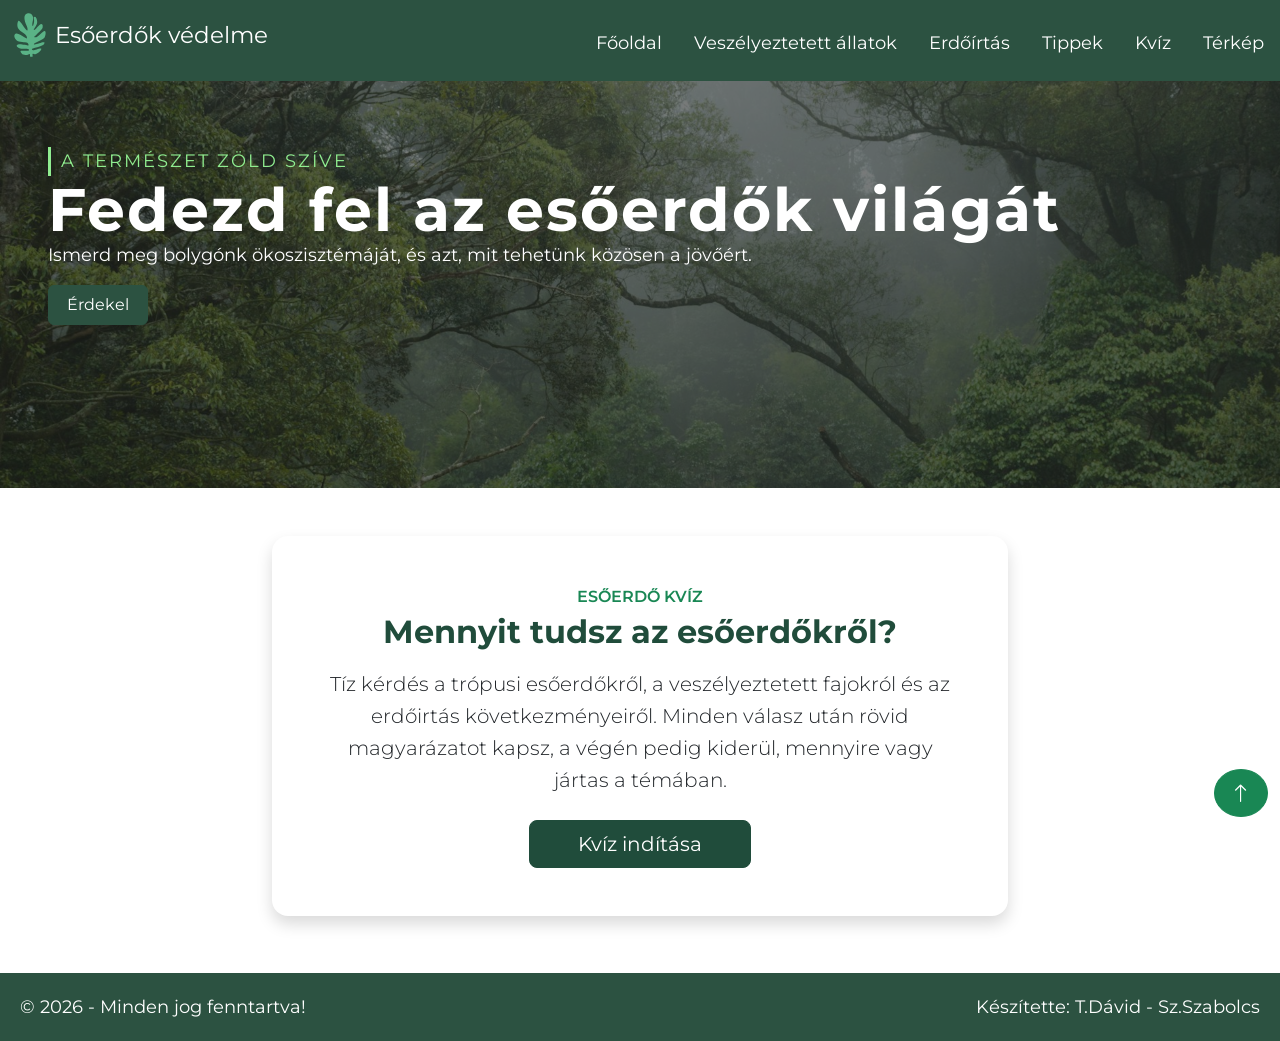
<file: pages/kviz.html>
<!DOCTYPE html>
<html lang="hu">

<head>
    <meta charset="UTF-8">
    <meta name="viewport" content="width=device-width, initial-scale=1.0">
    <title>Esőerdők Térképe</title>
    <link href="https://cdn.jsdelivr.net/npm/bootstrap@5.3.8/dist/css/bootstrap.min.css" rel="stylesheet"
        integrity="sha384-sRIl4kxILFvY47J16cr9ZwB07vP4J8+LH7qKQnuqkuIAvNWLzeN8tE5YBujZqJLB" crossorigin="anonymous">
    <link rel="stylesheet" href="../css/style.css">
    <link rel="stylesheet" href="../css/mobile.css">
</head>

<body>
    <header id="top">
        <nav class="text-center">
            <div>
                <p class="mb-0"><img src="../images/leaf.svg" alt="Esőerdők Védelme Logo" title="Esőerdők Védelme">
                    <span>Esőerdők
                        védelme</span>
                <div class="dropdown d-none">
                    <button class="btn btn-success dropdown-toggle" type="button" data-bs-toggle="dropdown"
                        aria-expanded="false">
                        Oldalaink
                    </button>
                    <ul class="dropdown-menu">
                        <li><a class="dropdown-item" href="../index.html">Főoldal</a></li>
                        <li><a class="dropdown-item" href="fajok.html">Veszélyeztetett állatok</a></li>
                        <li><a class="dropdown-item" href="erdoirtas.html">Erdőírtás</a></li>
                        <li><a class="dropdown-item" href="tippek.html">Tippek</a></li>
                        <li><a class="dropdown-item" href="kviz.html">Kvíz</a></li>
                        <li><a class="dropdown-item" href="terkep.html">Térkép</a></li>
                    </ul>
                </div>
                </p>
            </div>
            <div>
                <ul>
                    <li><a href="../index.html">Főoldal</a></li>
                    <li><a href="fajok.html">Veszélyeztetett állatok</a></li>
                    <li><a href="erdoirtas.html">Erdőírtás</a></li>
                    <li><a href="tippek.html">Tippek</a></li>
                    <li><a href="kviz.html">Kvíz</a></li>
                    <li><a href="terkep.html">Térkép</a></li>
                </ul>
            </div>

        </nav>
    </header>
    <main>
        <section>
            <div class="container-fluid">
                <div class="textDiv p-5">
                    <p class="sliderTitle">A természet zöld szíve</p>
                    <h1>Fedezd fel az esőerdők világát</h1>
                    <p class="sliderIntro">Ismerd meg bolygónk ökoszisztémáját, és azt, mit tehetünk
                        közösen a jövőért.</p>
                    <p><button type="button" class="btn btn-success"><a href="../index.html">Érdekel</a></button></p>
                </div>
            </div>
        </section>
       <section id="esoerdo-kviz" class="container my-5 mb-5">
        <div class="row  justify-content-center">
            <div class="col-lg-8">
            <div class="card border-0 shadow rounded-4">
                <div class="card-body p-4 p-md-5">
                <div id="kviz-bevezeto" class="text-center">
                    <p class="text-uppercase fw-semibold small text-success mb-1">Esőerdő kvíz</p>
                    <h2 class="fw-bold mb-3">Mennyit tudsz az esőerdőkről?</h2>
                    <p class="lead mb-4">
                    Tíz kérdés a trópusi esőerdőkről, a veszélyeztetett fajokról és az erdőirtás
                    következményeiről. Minden válasz után rövid magyarázatot kapsz, a végén pedig
                    kiderül, mennyire vagy jártas a témában.
                    </p>
                    <button type="button" id="kviz-inditas-gomb" class="btn btn-erdo btn-lg px-5">Kvíz indítása</button>
                </div>
                <div id="kviz-kerdes-resz" hidden>
                    <div class="d-flex justify-content-between fw-semibold mb-2">
                    <span id="kviz-szamlalo">Kérdés 1 / 10</span>
                    <span id="kviz-pontszam" aria-live="polite">Pontszám: 0 / 10</span>
                    </div>
                    <div id="kviz-haladas" class="progress mb-4" style="height: 10px" role="progressbar"
                        aria-label="Haladás a kvízben" aria-valuemin="0" aria-valuemax="10" aria-valuenow="0">
                    <div id="kviz-haladas-sav" class="progress-bar bg-success"></div>
                    </div>
                    <h3 id="kviz-kerdes-szoveg" class="h4 mb-4" tabindex="-1"></h3>
                    <div id="kviz-valaszok" class="d-grid gap-2"></div>
                    <div id="kviz-visszajelzes" class="alert mt-4 mb-0" role="status" aria-live="polite" hidden>
                    <p id="kviz-visszajelzes-cim" class="fw-bold mb-1"></p>
                    <p id="kviz-magyarazat" class="mb-0"></p>
                    </div>
                    <div class="d-grid d-sm-flex justify-content-sm-end">
                    <button type="button" id="kviz-kovetkezo-gomb" class="btn btn-erdo btn-lg mt-4" hidden>
                        Következő kérdés
                    </button>
                    </div>
                </div>
                <div id="kviz-eredmeny-resz" class="text-center" hidden>
                    <p class="text-uppercase fw-semibold small text-success mb-1">Eredményed</p>
                    <p id="kviz-vegso-pontszam" class="display-1 fw-bold mb-0">0 / 10</p>
                    <p id="kviz-vegso-szazalek" class="h3 text-success mb-3">0%</p>
                    <p id="kviz-vegso-uzenet" class="lead mb-4"></p>
                    <button type="button" id="kviz-ujra-gomb" class="btn btn-erdo btn-lg px-5">Újrakezdés</button>
                </div>
                </div>
            </div>
            </div>
        </div>
    </section>
    </main>
    <a href="#top" class="btn btn-success btn-lg rounded-circle position-fixed bottom-0 end-0 m-4 topPageBtn">
        <i class="bi bi-arrow-up"></i>
    </a>
    <footer>
        <div class="d-flex">
            <p>&copy; 2026 - Minden jog fenntartva!</p>
            <p><a href="https://tirhold-david.github.io/Esoerdok-vilaga/" target="_blank">Készítette: T.Dávid - Sz.Szabolcs</a></p>
        </div>
    </footer>
    <script src="https://cdn.jsdelivr.net/npm/bootstrap@5.3.8/dist/js/bootstrap.bundle.min.js"
        integrity="sha384-FKyoEForCGlyvwx9Hj09JcYn3nv7wiPVlz7YYwJrWVcXK/BmnVDxM+D2scQbITxI"
        crossorigin="anonymous"></script>
    <script type="module" src="../js/script.js"></script>
</body>

</html>
</file>
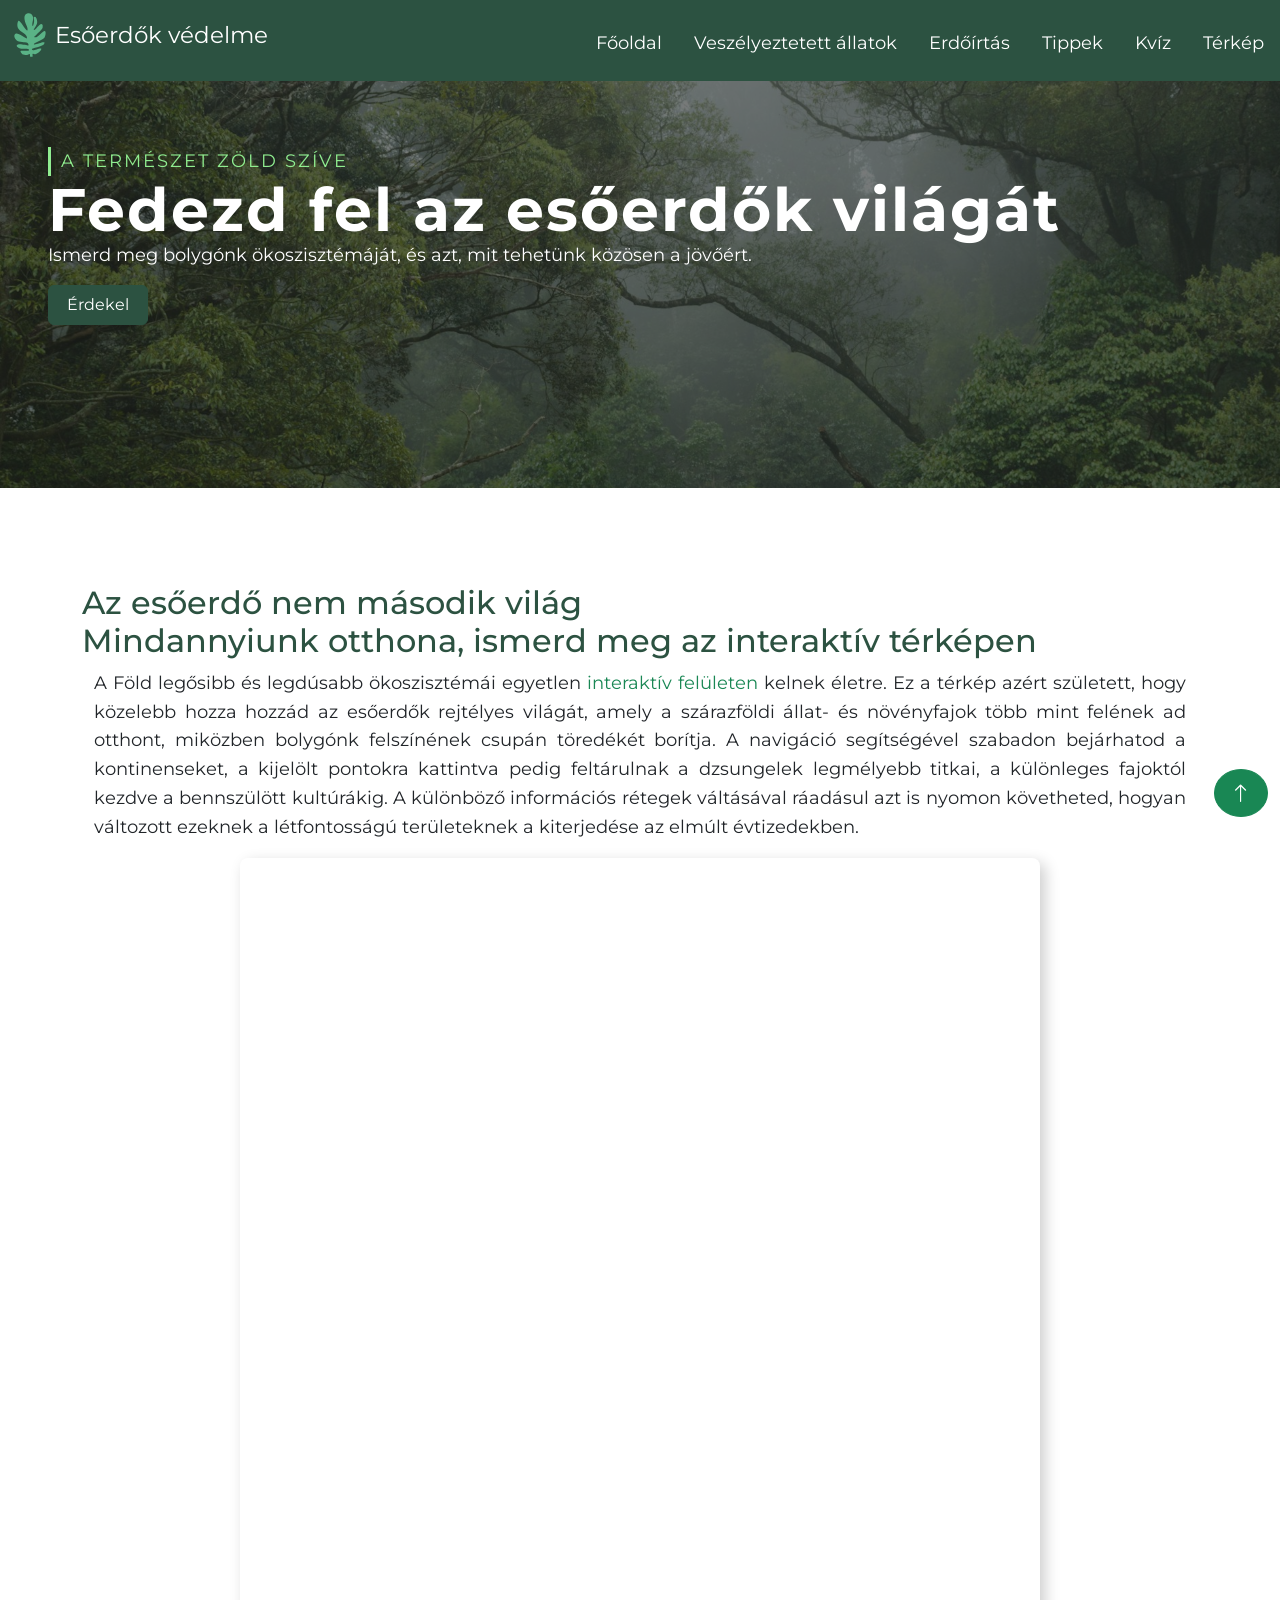
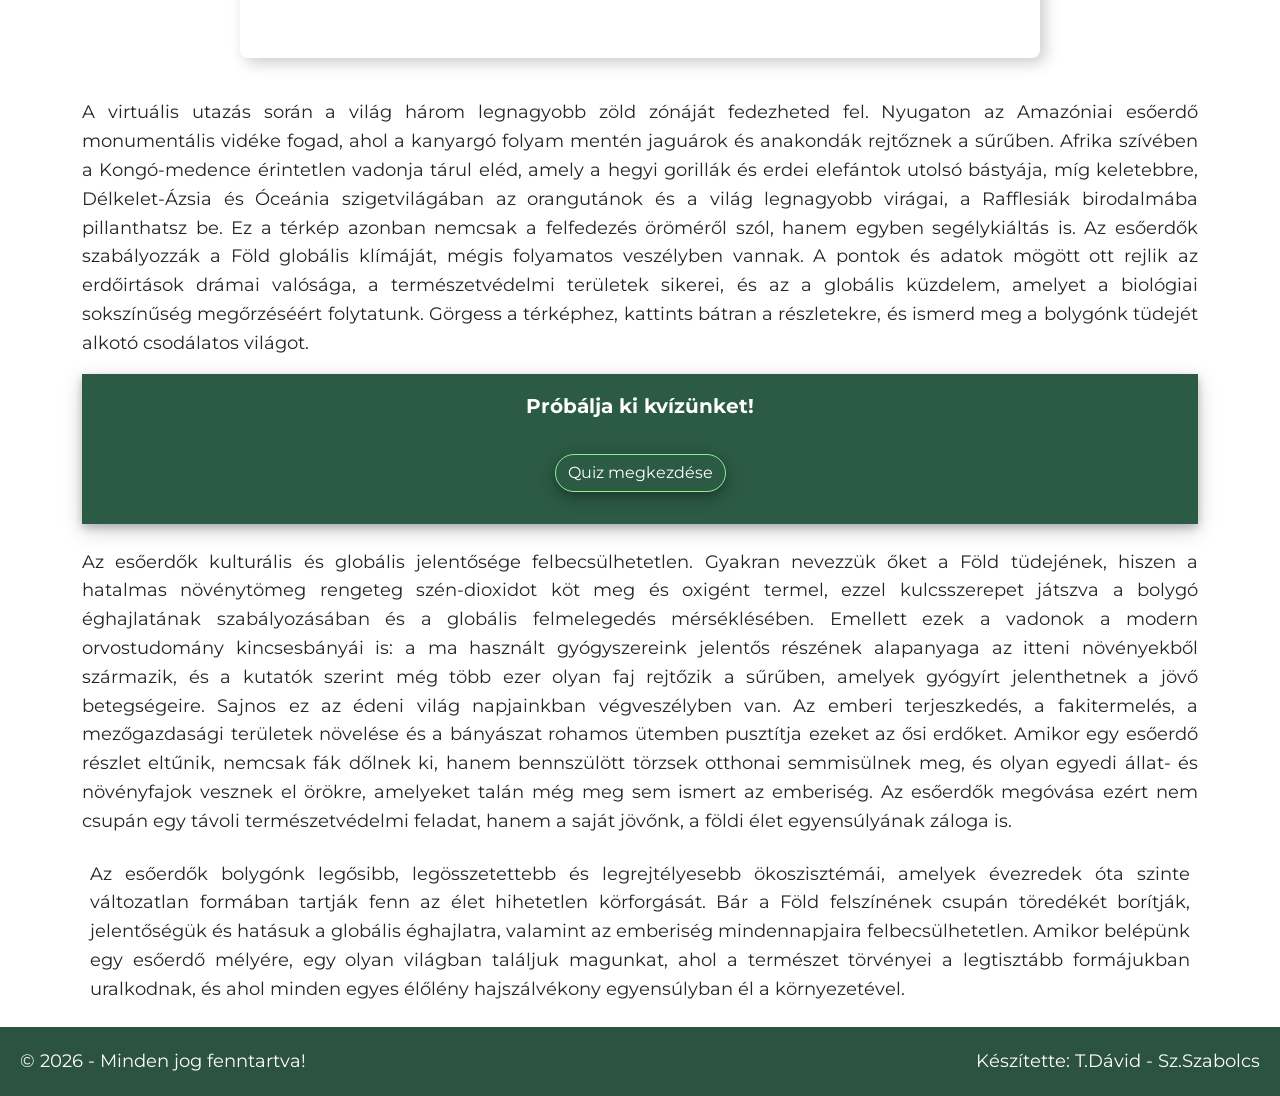
<file: pages/terkep.html>
<!DOCTYPE html>
<html lang="hu">

<head>
    <meta charset="UTF-8">
    <meta name="viewport" content="width=device-width, initial-scale=1.0">
    <title>Esőerdők Térképe</title>
    <link href="https://cdn.jsdelivr.net/npm/bootstrap@5.3.8/dist/css/bootstrap.min.css" rel="stylesheet"
        integrity="sha384-sRIl4kxILFvY47J16cr9ZwB07vP4J8+LH7qKQnuqkuIAvNWLzeN8tE5YBujZqJLB" crossorigin="anonymous">
    <link rel="stylesheet" href="../css/style.css">
    <link rel="stylesheet" href="../css/mobile.css">



</head>

<body>
    <header id="top">
        <nav class="text-center">
            <div>
                <p class="mb-0"><img src="../images/leaf.svg" alt="Esőerdők Védelme Logo" title="Esőerdők Védelme">
                    <span>Esőerdők
                        védelme</span>
                <div class="dropdown d-none">
                    <button class="btn btn-success dropdown-toggle" type="button" data-bs-toggle="dropdown"
                        aria-expanded="false">
                        Oldalaink
                    </button>
                    <ul class="dropdown-menu">
                        <li><a class="dropdown-item" href="../index.html">Főoldal</a></li>
                        <li><a class="dropdown-item" href="fajok.html">Veszélyeztetett állatok</a></li>
                        <li><a class="dropdown-item" href="erdoirtas.html">Erdőírtás</a></li>
                        <li><a class="dropdown-item" href="tippek.html">Tippek</a></li>
                        <li><a class="dropdown-item" href="kviz.html">Kvíz</a></li>
                        <li><a class="dropdown-item" href="terkep.html">Térkép</a></li>
                    </ul>
                </div>
                </p>
            </div>
            <div>
                <ul>
                    <li><a href="../index.html">Főoldal</a></li>
                    <li><a href="fajok.html">Veszélyeztetett állatok</a></li>
                    <li><a href="erdoirtas.html">Erdőírtás</a></li>
                    <li><a href="tippek.html">Tippek</a></li>
                    <li><a href="kviz.html">Kvíz</a></li>
                    <li><a href="terkep.html">Térkép</a></li>
                </ul>
            </div>

        </nav>


    </header>
    <main>
        <section>
            <div class="container-fluid">
                <div class="textDiv p-5">
                    <p class="sliderTitle">A természet zöld szíve</p>
                    <h1>Fedezd fel az esőerdők világát</h1>
                    <p class="sliderIntro">Ismerd meg bolygónk ökoszisztémáját, és azt, mit tehetünk
                        közösen a jövőért.</p>
                    <p><button type="button" class="btn btn-success"><a href="#quiz">Érdekel</a></button></p>
                </div>
            </div>
        </section>
        <section class="mt-5 pt-5">
            <div class="container">
                <h2>Az esőerdő nem második világ <br><span class="greenSpan">Mindannyiunk otthona, ismerd meg az
                        interaktív térképen</span></h2>
                <div>
                    <div class="container">
                        <p>A Föld legősibb és legdúsabb ökoszisztémái egyetlen <a class="mapLink text-success"
                                href="https://www.nationalgeographic.com/into-the-amazon/navigation/"
                                target="_blank">interaktív felületen</a> kelnek életre. Ez a
                            térkép azért született, hogy közelebb hozza hozzád az esőerdők rejtélyes világát, amely a
                            szárazföldi állat- és növényfajok több mint felének ad otthont, miközben bolygónk
                            felszínének csupán töredékét borítja. A navigáció segítségével szabadon bejárhatod a
                            kontinenseket, a kijelölt pontokra kattintva pedig feltárulnak a dzsungelek legmélyebb
                            titkai, a különleges fajoktól kezdve a bennszülött kultúrákig. A különböző információs
                            rétegek váltásával ráadásul azt is nyomon követheted, hogyan változott ezeknek a
                            létfontosságú területeknek a kiterjedése az elmúlt évtizedekben.</p>
                    </div>
                    <div>
                        <div class="tukanContainer mapContainer container">
                            <div>
                                 <iframe src="https://globalnaturewatch.org/map/" width="100%" height="auto"
                                style="border:0;" allowfullscreen="" loading="lazy"
                                referrerpolicy="no-referrer-when-downgrade">
                            </iframe>
                            </div>
                           
                        </div>
                    </div>
                </div>
            </div>
        </section>
        <section class="mt-3 pt-3" id="saveForestText">
            <div class="container">
                <p>A virtuális utazás során a világ három legnagyobb zöld zónáját fedezheted fel. Nyugaton az Amazóniai
                    esőerdő monumentális vidéke fogad, ahol a kanyargó folyam mentén jaguárok és anakondák rejtőznek a
                    sűrűben. Afrika szívében a Kongó-medence érintetlen vadonja tárul eléd, amely a hegyi gorillák és
                    erdei elefántok utolsó bástyája, míg keletebbre, Délkelet-Ázsia és Óceánia szigetvilágában az
                    orangutánok és a világ legnagyobb virágai, a Rafflesiák birodalmába pillanthatsz be.
                    Ez a térkép azonban nemcsak a felfedezés öröméről szól, hanem egyben segélykiáltás is. Az esőerdők
                    szabályozzák a Föld globális klímáját, mégis folyamatos veszélyben vannak. A pontok és adatok mögött
                    ott rejlik az erdőirtások drámai valósága, a természetvédelmi területek sikerei, és az a globális
                    küzdelem, amelyet a biológiai sokszínűség megőrzéséért folytatunk. Görgess a térképhez, kattints
                    bátran a részletekre, és ismerd meg a bolygónk tüdejét alkotó csodálatos világot.</p>
            </div>
        </section>
        <section>
            <div class="container w-100">
                <div class="container quizContainer p-3" id="quiz">
                    <p class="text-center quizTitle">Próbálja ki kvízünket!</p>
                    <p class="text-center pt-3"><button type="button" class="btn btn-outline-success"><a href="kviz.html">Quiz megkezdése</a></button></p>
                </div>
                <div class="mt-4">
                    <p>Az esőerdők kulturális és globális jelentősége felbecsülhetetlen. Gyakran nevezzük őket a Föld
                        tüdejének, hiszen a hatalmas növénytömeg rengeteg szén-dioxidot köt meg és oxigént termel, ezzel
                        kulcsszerepet játszva a bolygó éghajlatának szabályozásában és a globális felmelegedés
                        mérséklésében. Emellett ezek a vadonok a modern orvostudomány kincsesbányái is: a ma használt
                        gyógyszereink jelentős részének alapanyaga az itteni növényekből származik, és a kutatók szerint
                        még több ezer olyan faj rejtőzik a sűrűben, amelyek gyógyírt jelenthetnek a jövő betegségeire.
                        Sajnos ez az édeni világ napjainkban végveszélyben van. Az emberi terjeszkedés, a fakitermelés,
                        a mezőgazdasági területek növelése és a bányászat rohamos ütemben pusztítja ezeket az ősi
                        erdőket. Amikor egy esőerdő részlet eltűnik, nemcsak fák dőlnek ki, hanem bennszülött törzsek
                        otthonai semmisülnek meg, és olyan egyedi állat- és növényfajok vesznek el örökre, amelyeket
                        talán még meg sem ismert az emberiség. Az esőerdők megóvása ezért nem csupán egy távoli
                        természetvédelmi feladat, hanem a saját jövőnk, a földi élet egyensúlyának záloga is.</p>
                </div>
                <p class="p-2">Az esőerdők bolygónk legősibb, legösszetettebb és legrejtélyesebb ökoszisztémái, amelyek
                    évezredek óta szinte változatlan formában tartják fenn az élet hihetetlen körforgását. Bár a Föld
                    felszínének csupán töredékét borítják, jelentőségük és hatásuk a globális éghajlatra, valamint az
                    emberiség mindennapjaira felbecsülhetetlen. Amikor belépünk egy esőerdő mélyére, egy olyan világban
                    találjuk magunkat, ahol a természet törvényei a legtisztább formájukban uralkodnak, és ahol minden
                    egyes élőlény hajszálvékony egyensúlyban él a környezetével.</p>

            </div>
        </section>
    </main>
    <a href="#top" class="btn btn-success btn-lg rounded-circle position-fixed bottom-0 end-0 m-4 topPageBtn">
        <i class="bi bi-arrow-up"></i>
    </a>
    <footer>
        <div class="d-flex">
            <p>&copy; 2026 - Minden jog fenntartva!</p>
            <p><a href="https://tirhold-david.github.io/Esoerdok-vilaga/" target="_blank">Készítette: T.Dávid - Sz.Szabolcs</a></p>
        </div>
    </footer>
    <script src="https://cdn.jsdelivr.net/npm/bootstrap@5.3.8/dist/js/bootstrap.bundle.min.js"
        integrity="sha384-FKyoEForCGlyvwx9Hj09JcYn3nv7wiPVlz7YYwJrWVcXK/BmnVDxM+D2scQbITxI"
        crossorigin="anonymous"></script>


</body>

</html>
</file>
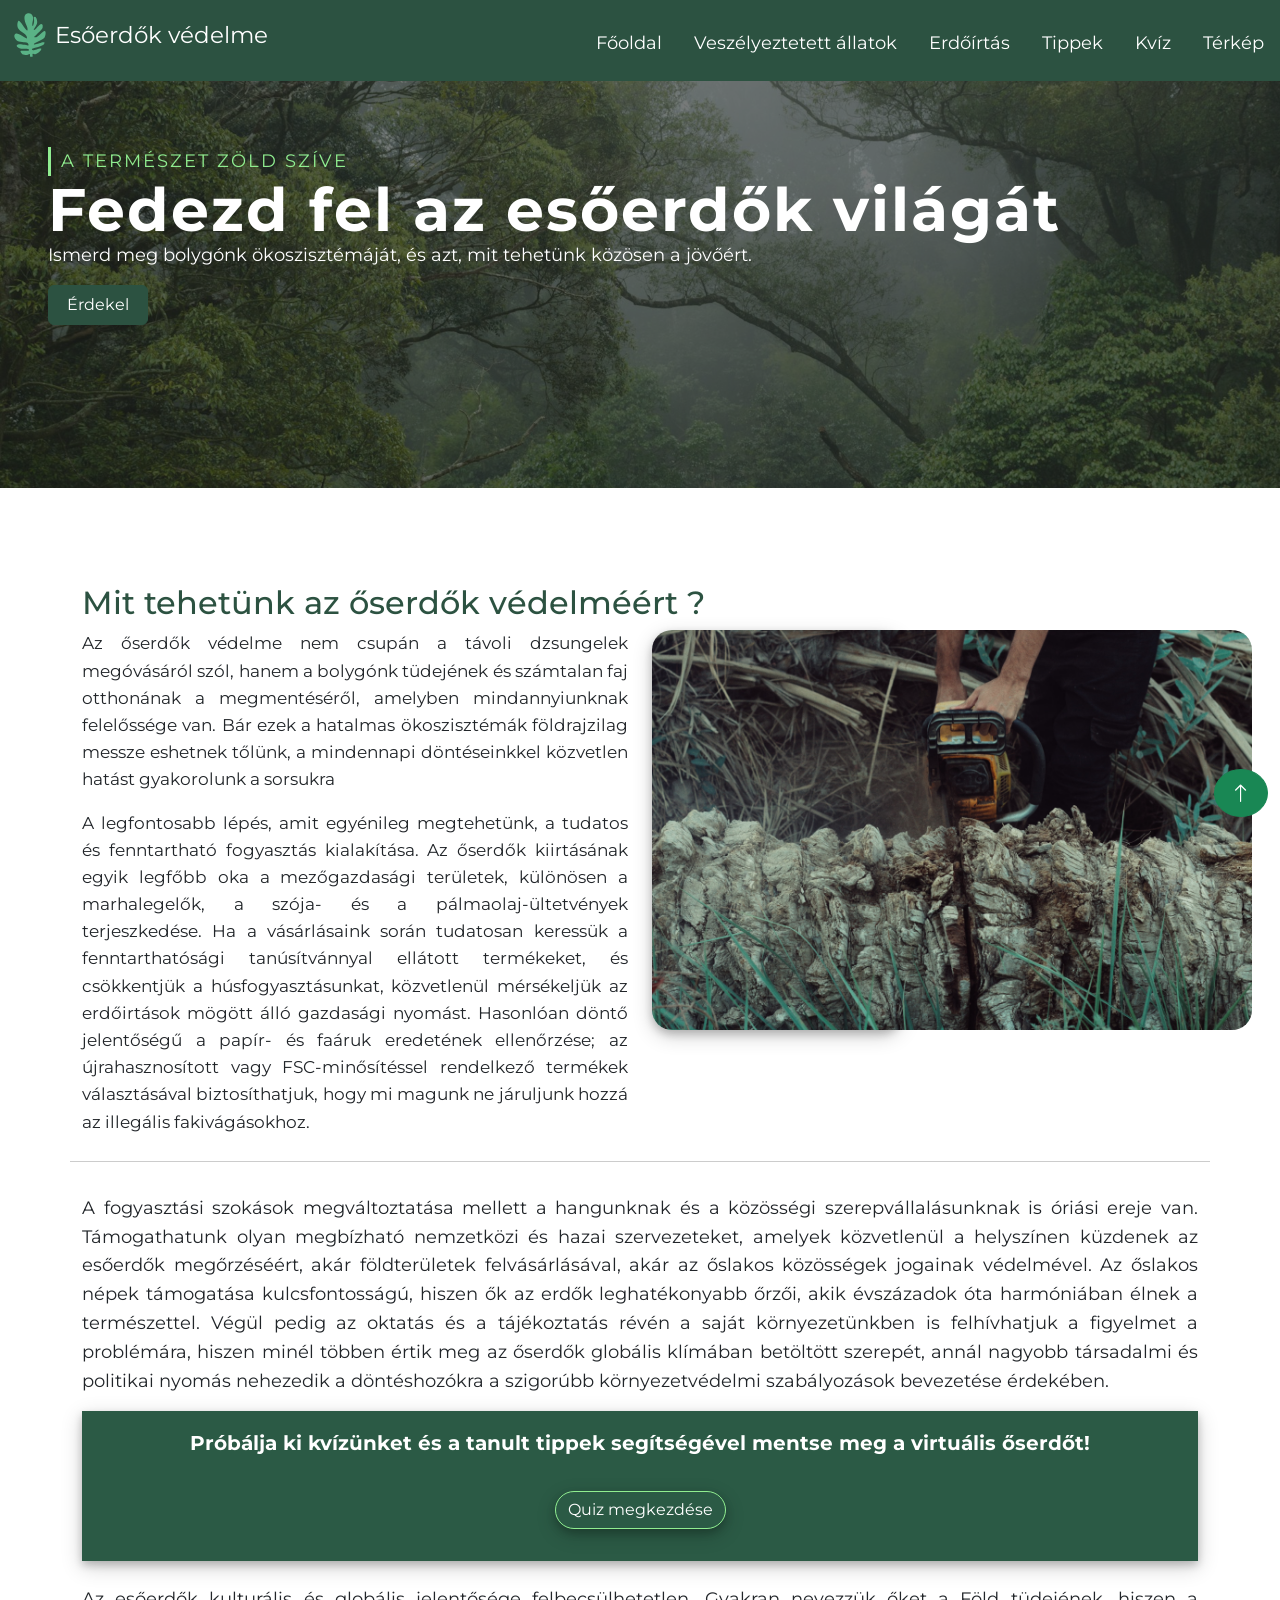
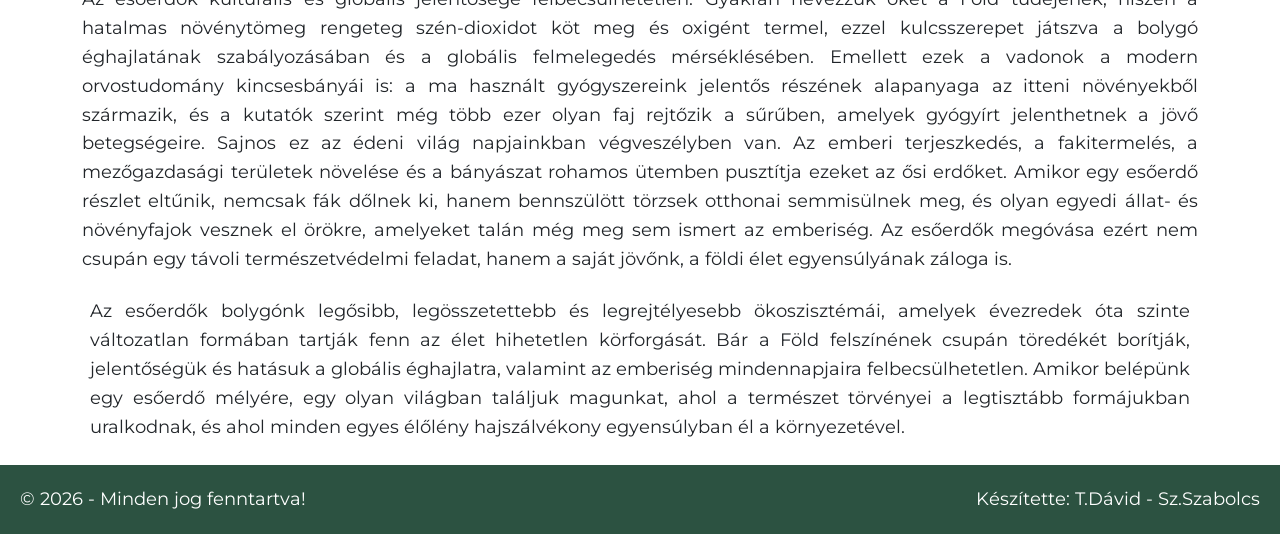
<file: pages/tippek.html>
<!DOCTYPE html>
<html lang="hu">

<head>
    <meta charset="UTF-8">
    <meta name="viewport" content="width=device-width, initial-scale=1.0">
    <title>Tippek Őserdők védelméért</title>
    <link href="https://cdn.jsdelivr.net/npm/bootstrap@5.3.8/dist/css/bootstrap.min.css" rel="stylesheet"
        integrity="sha384-sRIl4kxILFvY47J16cr9ZwB07vP4J8+LH7qKQnuqkuIAvNWLzeN8tE5YBujZqJLB" crossorigin="anonymous">
    <link rel="stylesheet" href="../css/style.css">
    <link rel="stylesheet" href="../css/mobile.css">
</head>

<body>
    <header id="top">
        <nav class="text-center">
            <div>
                <p class="mb-0"><img src="../images/leaf.svg" alt="Esőerdők Védelme Logo" title="Esőerdők Védelme">
                    <span>Esőerdők
                        védelme</span>
                <div class="dropdown d-none">
                    <button class="btn btn-success dropdown-toggle" type="button" data-bs-toggle="dropdown"
                        aria-expanded="false">
                       Oldalaink
                    </button>
                    <ul class="dropdown-menu">
                        <li><a class="dropdown-item" href="../index.html">Főoldal</a></li>
                        <li><a class="dropdown-item" href="fajok.html">Veszélyeztetett állatok</a></li>
                        <li><a class="dropdown-item" href="erdoirtas.html">Erdőírtás</a></li>
                        <li><a class="dropdown-item" href="tippek.html">Tippek</a></li>
                        <li><a class="dropdown-item" href="kviz.html">Kvíz</a></li>
                        <li><a class="dropdown-item" href="terkep.html">Térkép</a></li>
                    </ul>
                </div>
                </p>
            </div>
            <div>
                <ul>
                    <li><a href="../index.html">Főoldal</a></li>
                    <li><a href="fajok.html">Veszélyeztetett állatok</a></li>
                    <li><a href="erdoirtas.html">Erdőírtás</a></li>
                    <li><a href="tippek.html">Tippek</a></li>
                    <li><a href="kviz.html">Kvíz</a></li>
                    <li><a href="terkep.html">Térkép</a></li>
                </ul>
            </div>

        </nav>
    </header>
    <main>
        <section>
            <div class="container-fluid">
                <div class="textDiv p-5">
                    <p class="sliderTitle">A természet zöld szíve</p>
                    <h1>Fedezd fel az esőerdők világát</h1>
                    <p class="sliderIntro">Ismerd meg bolygónk ökoszisztémáját, és azt, mit tehetünk
                        közösen a jövőért.</p>
                    <p><button type="button" class="btn btn-success"><a href="#quiz">Érdekel</a></button></p>
                </div>
            </div>
        </section>
        <section class="mt-5 pt-5">
            <div class="container">
                <h2>Mit tehetünk az őserdők védelméért ?</h2>
                <div class="row">
                    <div class="col-lg-6">
                        <p>Az őserdők védelme nem csupán a távoli dzsungelek megóvásáról szól, hanem a bolygónk tüdejének és számtalan faj otthonának a megmentéséről, amelyben mindannyiunknak felelőssége van. Bár ezek a hatalmas ökoszisztémák földrajzilag messze eshetnek tőlünk, a mindennapi döntéseinkkel közvetlen hatást gyakorolunk a sorsukra</p>
                        <p>A legfontosabb lépés, amit egyénileg megtehetünk, a tudatos és fenntartható fogyasztás kialakítása. Az őserdők kiirtásának egyik legfőbb oka a mezőgazdasági területek, különösen a marhalegelők, a szója- és a pálmaolaj-ültetvények terjeszkedése. Ha a vásárlásaink során tudatosan keressük a fenntarthatósági tanúsítvánnyal ellátott termékeket, és csökkentjük a húsfogyasztásunkat, közvetlenül mérsékeljük az erdőirtások mögött álló gazdasági nyomást. Hasonlóan döntő jelentőségű a papír- és faáruk eredetének ellenőrzése; az újrahasznosított vagy FSC-minősítéssel rendelkező termékek választásával biztosíthatjuk, hogy mi magunk ne járuljunk hozzá az illegális fakivágásokhoz.</p>
                    </div>
                    <div class="col-lg-6">
                        <div class="tukanContainer">
                            <img class="erdoIrtasImg" src="../images/esoerdo-fairtas.jpg" alt="Esőerdők írtása"
                                title="Esőerdő írtás">
                        </div>
                    </div>
                </div>
            </div>
        </section>
        <section class="mt-3 pt-3" id="saveForestText">
            <div class="container">
                <p>A fogyasztási szokások megváltoztatása mellett a hangunknak és a közösségi szerepvállalásunknak is óriási ereje van. Támogathatunk olyan megbízható nemzetközi és hazai szervezeteket, amelyek közvetlenül a helyszínen küzdenek az esőerdők megőrzéséért, akár földterületek felvásárlásával, akár az őslakos közösségek jogainak védelmével. Az őslakos népek támogatása kulcsfontosságú, hiszen ők az erdők leghatékonyabb őrzői, akik évszázadok óta harmóniában élnek a természettel. Végül pedig az oktatás és a tájékoztatás révén a saját környezetünkben is felhívhatjuk a figyelmet a problémára, hiszen minél többen értik meg az őserdők globális klímában betöltött szerepét, annál nagyobb társadalmi és politikai nyomás nehezedik a döntéshozókra a szigorúbb környezetvédelmi szabályozások bevezetése érdekében.
</p>
            </div>
        </section>
        <section>
            <div class="container w-100">
                <div class="container quizContainer p-3" id="quiz">
                    <p class="text-center quizTitle">Próbálja ki  kvízünket és a tanult tippek segítségével mentse meg a virtuális őserdőt!</p>
                    <p class="text-center pt-3"><button type="button" class="btn btn-outline-success"><a href="kviz.html">Quiz megkezdése</a></button></p>
                </div>
                <div class="mt-4">
                    <p>Az esőerdők kulturális és globális jelentősége felbecsülhetetlen. Gyakran nevezzük őket a Föld
                        tüdejének, hiszen a hatalmas növénytömeg rengeteg szén-dioxidot köt meg és oxigént termel, ezzel
                        kulcsszerepet játszva a bolygó éghajlatának szabályozásában és a globális felmelegedés
                        mérséklésében. Emellett ezek a vadonok a modern orvostudomány kincsesbányái is: a ma használt
                        gyógyszereink jelentős részének alapanyaga az itteni növényekből származik, és a kutatók szerint
                        még több ezer olyan faj rejtőzik a sűrűben, amelyek gyógyírt jelenthetnek a jövő betegségeire.
                        Sajnos ez az édeni világ napjainkban végveszélyben van. Az emberi terjeszkedés, a fakitermelés,
                        a mezőgazdasági területek növelése és a bányászat rohamos ütemben pusztítja ezeket az ősi
                        erdőket. Amikor egy esőerdő részlet eltűnik, nemcsak fák dőlnek ki, hanem bennszülött törzsek
                        otthonai semmisülnek meg, és olyan egyedi állat- és növényfajok vesznek el örökre, amelyeket
                        talán még meg sem ismert az emberiség. Az esőerdők megóvása ezért nem csupán egy távoli
                        természetvédelmi feladat, hanem a saját jövőnk, a földi élet egyensúlyának záloga is.</p>
                </div>
                    <p class="p-2">Az esőerdők bolygónk legősibb, legösszetettebb és legrejtélyesebb ökoszisztémái, amelyek évezredek óta szinte változatlan formában tartják fenn az élet hihetetlen körforgását. Bár a Föld felszínének csupán töredékét borítják, jelentőségük és hatásuk a globális éghajlatra, valamint az emberiség mindennapjaira felbecsülhetetlen. Amikor belépünk egy esőerdő mélyére, egy olyan világban találjuk magunkat, ahol a természet törvényei a legtisztább formájukban uralkodnak, és ahol minden egyes élőlény hajszálvékony egyensúlyban él a környezetével.</p>
                
            </div>
        </section>
    </main>
     <a href="#top" class="btn btn-success btn-lg rounded-circle position-fixed bottom-0 end-0 m-4 topPageBtn">
        <i class="bi bi-arrow-up"></i>
    </a>
   <footer>
        <div class="d-flex">
            <p>&copy; 2026 - Minden jog fenntartva!</p>
            <p><a href="https://tirhold-david.github.io/Esoerdok-vilaga/" target="_blank">Készítette: T.Dávid - Sz.Szabolcs</a></p>
        </div>
    </footer>
     <script src="https://cdn.jsdelivr.net/npm/bootstrap@5.3.8/dist/js/bootstrap.bundle.min.js"
        integrity="sha384-FKyoEForCGlyvwx9Hj09JcYn3nv7wiPVlz7YYwJrWVcXK/BmnVDxM+D2scQbITxI"
        crossorigin="anonymous"></script>
</body>

</html>
</file>
<file: css/style.css>
@import url('https://fonts.googleapis.com/css2?family=Inter:ital,opsz,wght@0,14..32,100..900;1,14..32,100..900&family=Montserrat:ital,wght@0,100..900;1,100..900&display=swap');
@import url("https://cdn.jsdelivr.net/npm/bootstrap-icons@1.13.2/font/bootstrap-icons.min.css");

body {
    font-family: "Montserrat", sans-serif;
    font-weight: 400;
    font-size: 18px;
    line-height: 1.6;
}

header,
main section .container-fluid,
footer, button a {
    color: #fff;
}

body {
    text-align: justify;
}

header span {
    font-size: 23px;
}

header nav {
    top: 0;
    left: 0;
    position: fixed;
    width: 100%;
    height: 9%;
}

ul {
    list-style-type: none;
    margin: 0;
    padding: 0;
    overflow: hidden;
}

nav,
ul,
footer {
    background-color: #2c5241;
}

ul li {
    float: left;
}

ul li a {
    display: block;
    color: white;
    text-align: center;
    padding: 14px 16px;
    text-decoration: none;
}

ul li a:hover {
    text-decoration: underline;
    color: lightgreen;
}

nav {
    justify-content: space-between;
    text-align: center;
    align-items: center !important;
    display: flex;
}

nav img {
    width: 50px;
}

header p {
    align-items: center
}

nav,
header p {
    display: flex;
}

.container-fluid {
    background-image: url(../images/slider1.jpg);
    background-size: cover;
    width: 100%;
    margin: 0px;
    padding: 0px;
    object-fit: cover;
    height: 488px;
    background-repeat: no-repeat;
    background-attachment: fixed;
}

h1 {
    font-weight: bold;
    letter-spacing: 2px;
    line-height: 0.6;
    font-size: 60px;
}

.sliderTitle {
    color: lightgreen;
    border-left: 3px solid lightgreen;
    padding-left: 10px;
    text-transform: uppercase;
    letter-spacing: 2px;
}

.col-lg-5 p img {
    width: 90%;
    object-position: center;
    aspect-ratio: 1 / 1;
    object-fit: cover;
    border-radius: 10px;
}

.fajok .citromsarga {
    color: #ffd900;
}

.fajok .narancssarga {
    color: #ff9900;
}

.fajok .piros {
    color: #ca1a1a;
}

.fajok ul {
    background-color: #ffffff;
}

.mapContainer {
    display: contents;
}

.mapContainer iframe {
    width: 500px !important;
    height: 300px !important;
    box-shadow: 5px 5px 15px 0px rgba(0, 0, 0, 0.20);
border-radius: 8px;
}

.container-fluid button {
    background-color: #2c5241;
    border: 1px solid #2c5241;
    width: 100px;
    padding: 7px;
}

.container-fluid button:hover {
    background-color: lightgreen;
    border: 1px solid lightgreen;
}

.sliderIntro {
    margin-top: 5px;
}

.textDiv {
    height: 100%;
    background-color: rgba(34, 34, 34, 0.6);
    display: flex;
    flex-direction: column;
    justify-content: center;
}

h2 {
    color: #2c5241;
}

body {
    overflow-x: hidden;
    overflow-y: scroll !important;
}

div.row {
    padding-bottom: 9px;
    border-bottom: 1px solid #ccc;
}

#esoerdo-kviz .row {
   border-bottom: none !important;
}

.greenSpan {
    color: #2c5241;
}

.tukanContainer {
    width: 250px;
    text-align: center;
    border-radius: 20px;
}

.tukanContainer img {
    height: 100%;
    width: 400px;
    border-radius: 20px;
}

.erdoIrtasImg {
    height: 420px;
    width: 600px !important;
    border-radius: 20px;
}

.col-lg-6 p {
    font-size: 17px;
}

.fajok h2, .erdoirtas h2{
    font-weight: 600;
    font-size: 42px;
}

.dropdown-menu.show {
    display: flex !important;
    flex-direction: column;
}

.hatter, .hatter ul{
    background-color: rgb(240, 240, 240);
    border-radius: 10px;
    padding: 20px;
}

.fajok .row:first-of-type{
    border: none;
}

.quizContainer {
    background-color: #2b5a45;
    color: #fff;
}

.quizContainer,
.quizContainer button,
.tukanContainer {
    box-shadow: 0 4px 8px 0 rgba(0, 0, 0, 0.2), 0 6px 20px 0 rgba(0, 0, 0, 0.19);
}

.quizContainer button {
    color: lightgreen;
    border: 1px solid lightgreen;
    border-radius: 20px;
}

.quizTitle {
    font-weight: bold;
    font-size: 20px;
}

footer .d-flex {
    display: flex;
    justify-content: space-between
}

nav div {
    margin-top: 5px;
    margin-left: 5px;
}

button a {
 text-decoration: none;   

}

.mapLink {
    text-decoration: none;
}

.mapLink:hover {
    text-decoration: underline;
}

footer div p {
    margin: 20px;
}

.fajok span a {
    color: #2b5a45;
    text-decoration: none;
    font-weight: 700;
}

.fajok span a:hover{
    color: #40916C ;
}

.erdoirtas .container-fluid {
    background-image: url(../images/erdo-irtas-slider.jpg);
    background-size: 100% auto;
    background-position: center 55%;
    background-attachment: scroll !important;
    height: 488px;
}

.erdoirtas .textDiv {
    background-color: rgba(34, 34, 34, 0.2);
}

.erdoirtas button:first-of-type{
    background-color: #2b5a45;
}

.erdoirtas .d-flex {
    justify-content: space-between;
}

.erdoirtas .d-flex div{
    width: 100%;
    margin: 5px;
    background-color: #3a3a3a;
    color: #ffff;
}

.erdoirtas .d-flex div h3{
    font-size: 42px;
    font-weight: 600;   
}
.markolo img{
    display: block;
    width: 100%;
    aspect-ratio: 5/2;
    object-fit: cover;
    border-radius: 10px;
}

.zoldhatter{
    background-color: #204233;
    color: #ffffff;
}

.zoldhatter .row{
    border: none;
}

.zoldhatter .row img{
    height: 100%;
    width: 100%;
    object-fit: cover;
    object-position: center;
    border-radius: 10px;
}
.erdoirtas .btn:hover {
    background-color: lightgreen;
}

.fajok .container-fluid{
    background-image: url(../images/esoerdo-naplemente.jpg);
    background-size: 100% auto;
    background-position: center 10%;
    background-attachment: scroll !important;
    height: 488px;
    
}

#esoerdo-kviz {
  font-family: "Montserrat", sans-serif;
}

#esoerdo-kviz h2,
#esoerdo-kviz h3 {
  color: #204c3b;
}

#esoerdo-kviz .btn-erdo {
  --bs-btn-color: #fff;
  --bs-btn-bg: #204c3b;
  --bs-btn-border-color: #204c3b;
  --bs-btn-hover-color: #fff;
  --bs-btn-hover-bg: #2f6b53;
  --bs-btn-hover-border-color: #2f6b53;
}

#esoerdo-kviz h3:focus {
  outline: none;
}

.mapContainer iframe {
    width: 800px !important;
    border: 0;
    height: 800px !important;
}

footer a {
    color: #fff;
    text-decoration: none;
}

footer a:hover {
    color: #90ee90;
}

.topPageBtn {
    margin: 83px !important;
    margin-left: 0px !important;
    margin-right: 12px !important;
}
</file>
<file: css/mobile.css>
@media only screen and (max-width: 600px) {
    nav .dropdown {
        display: flex !important;
        justify-content: center;
    }

    .tukanContainer,
    .sliderTitle,
    header ul,
    article .col-lg-5,
    .topPageBtn,
    .mapContainer {
        display: none;
    }

    .textDiv {
        height: 100%;
        background-color: rgba(34, 34, 34, 0.6);
        display: flex;
        flex-direction: column;
        align-items: center;
        justify-content: center;
        align-content: center;
        flex-wrap: nowrap;
    }

    .fajok.container-fluid {
        background-size: auto;
    }

    h1 {
        font-weight: bold;
        font-size: 26px;
    }

    .sliderIntro {
        font-size: 16px;
    }

    .sliderIntro>p {
        margin-top: 0px;
        margin-bottom: 0px;
    }

    header .btn-success {
        width: 200px;
        border-radius: 25px;
    }

    header {
        height: 170px;
        background-color: #2c5241;
    }

    header nav {
        position: relative;
    }

    nav,
    header p {
        display: flex;
        flex-direction: column;
    }

    footer .d-flex {
        display: flex;
        justify-content: center;
        flex-direction: column;
        align-items: center;
    }

    .mobileImg {
        display: flex !important;
    }

    .erdoirtas .container-fluid {
        height: auto;
    }

    .hatterContainer {
        display: flex !important;
        flex-direction: column;
    }

    .hatter.my-5 {
        margin-top: 0rem !important;
        margin-bottom: 2rem !important;
    }

    .fajok .container-fluid {
        background-size: cover;
    }

    .fajok .hatter .mb-5 {
        font-size: 41px;
    }

    .fajok h2,
    .erdoirtas h2 {
        font-size: 34px;
    }

    .fajok .col-lg-7 h3 {
        font-size: 30px;
    }
}
</file>
